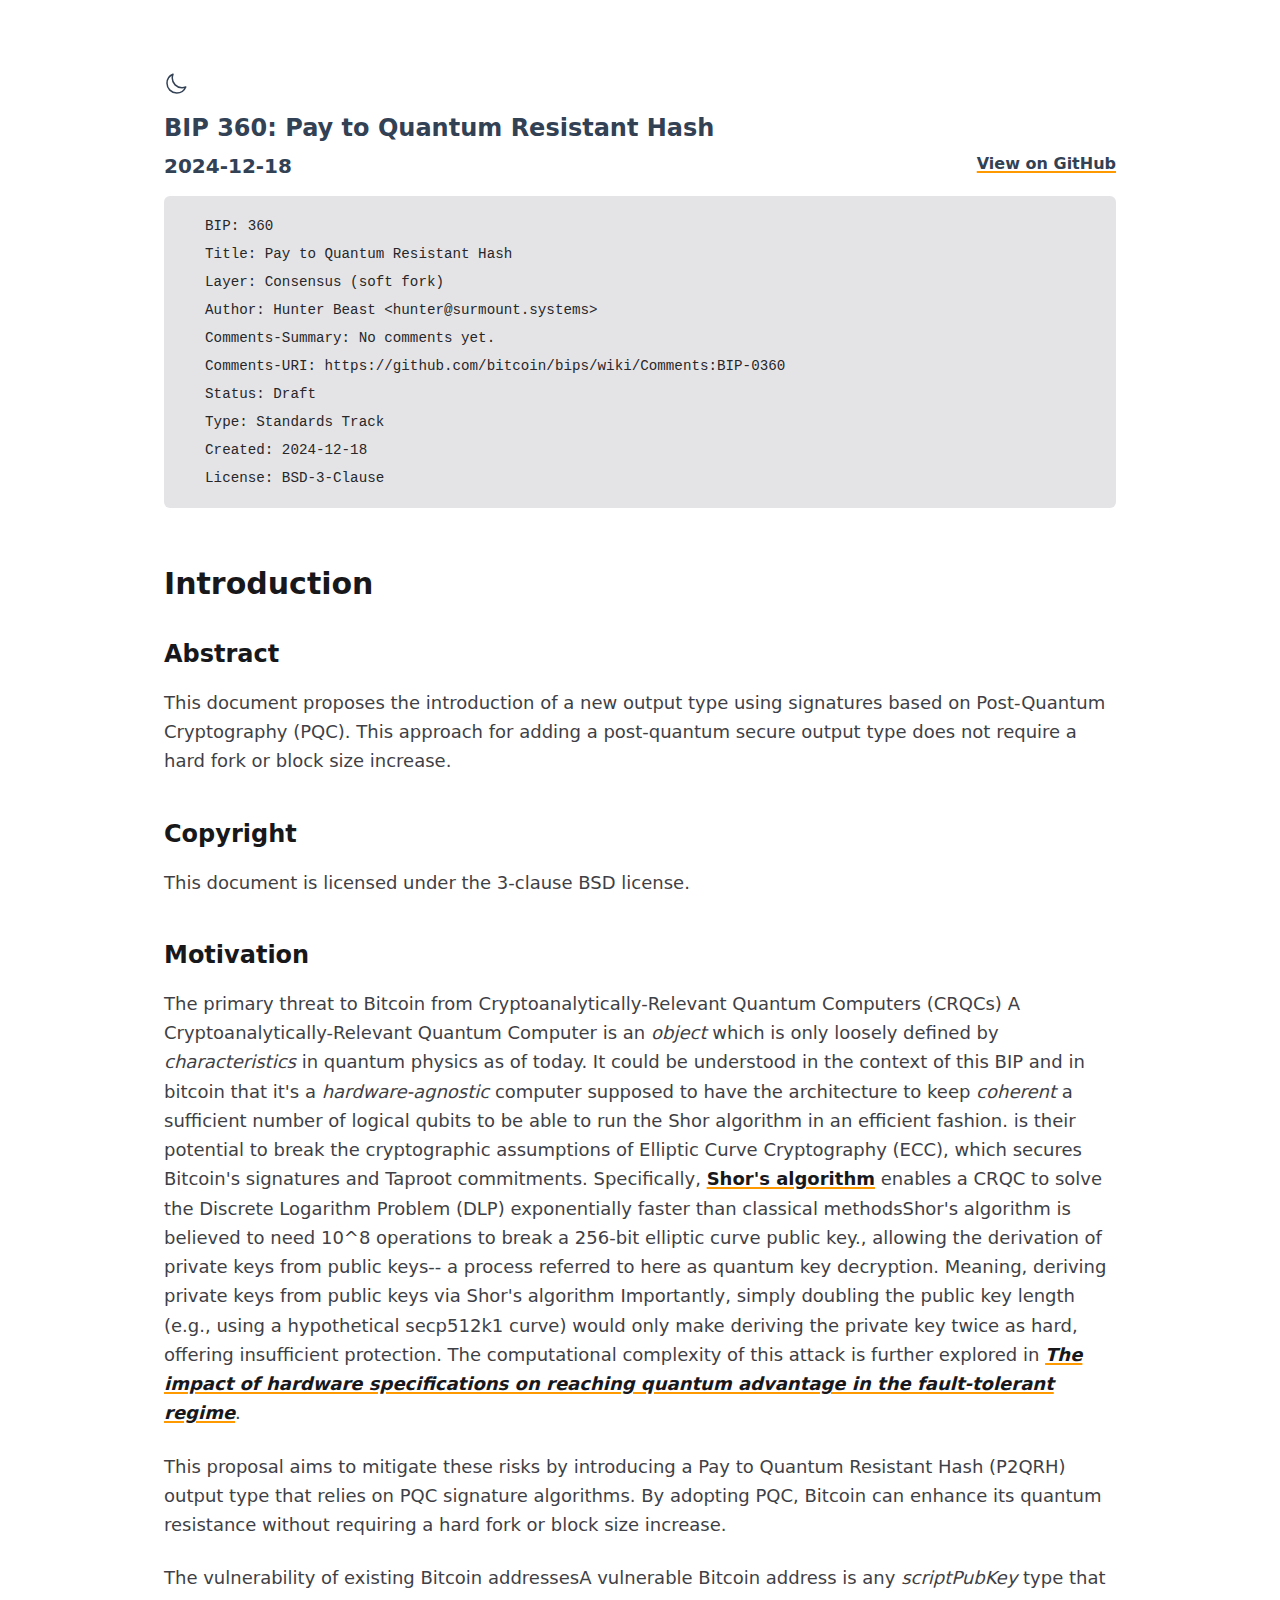
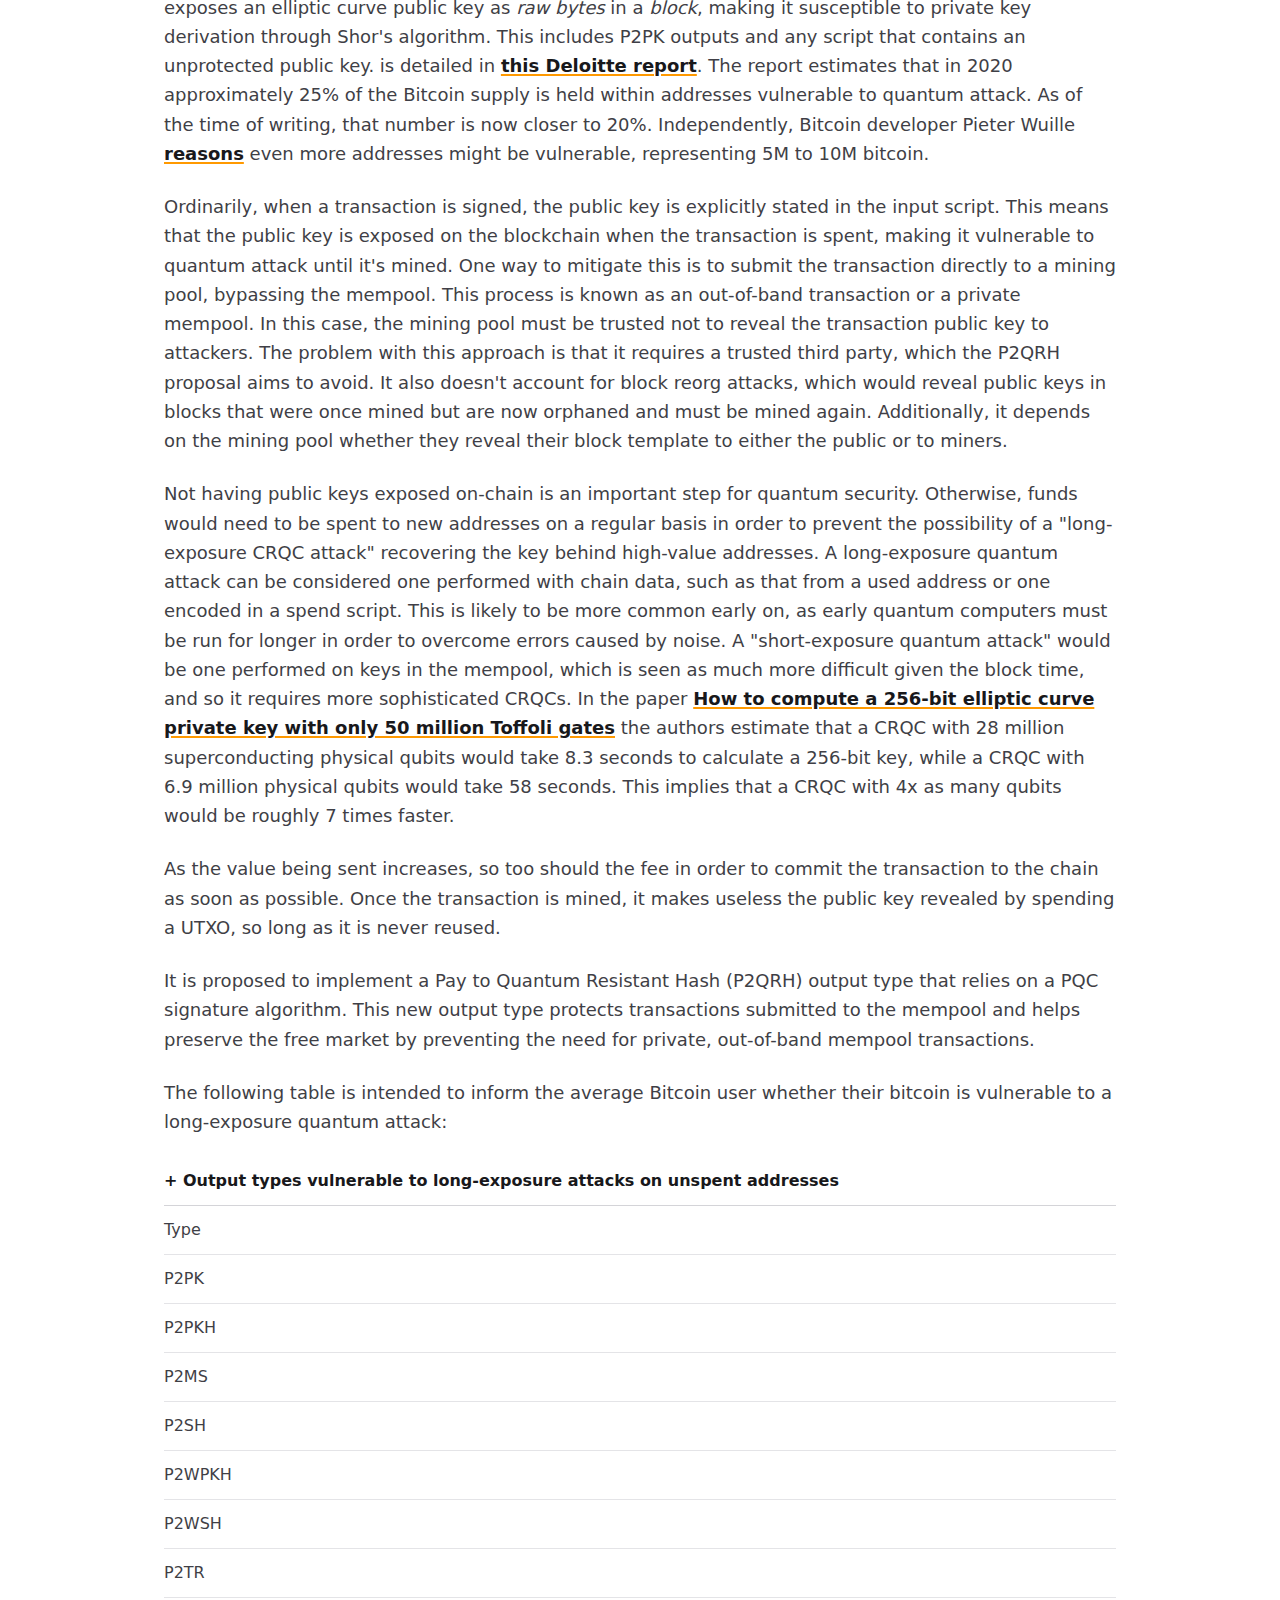
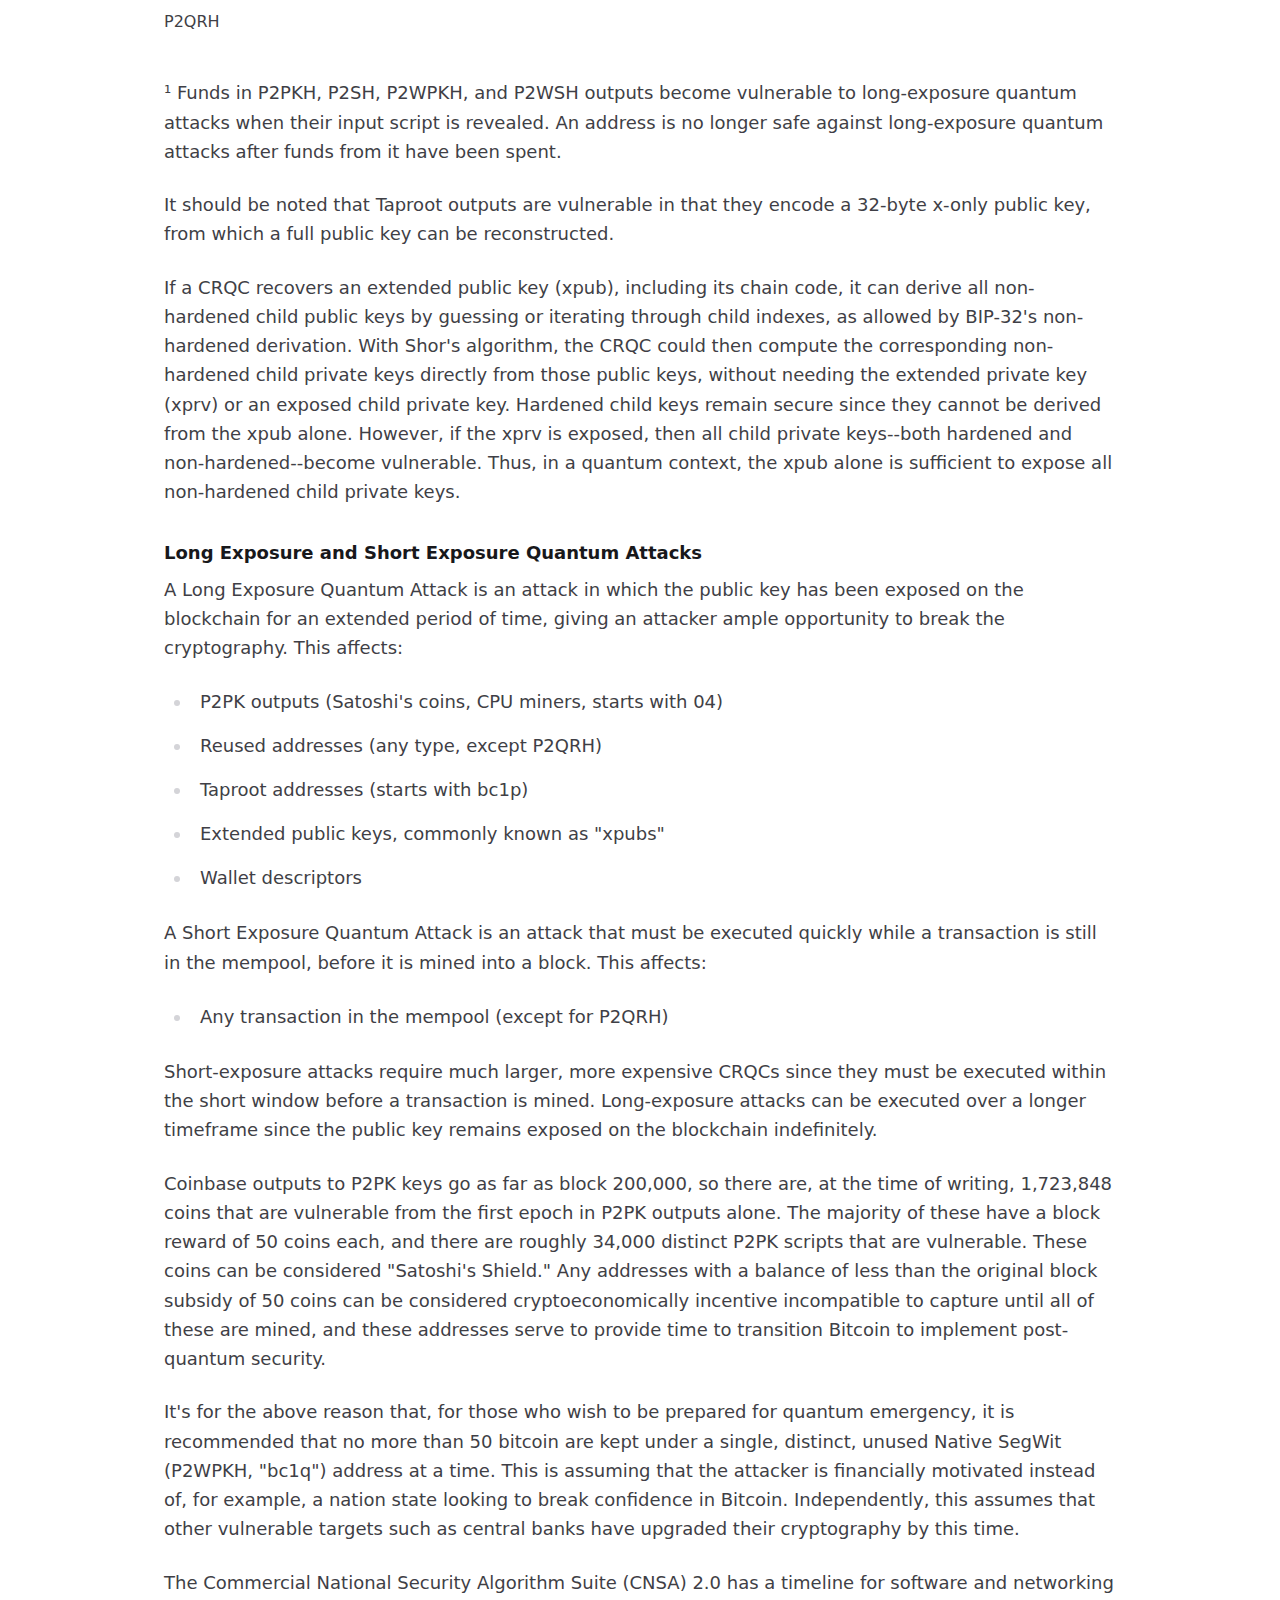
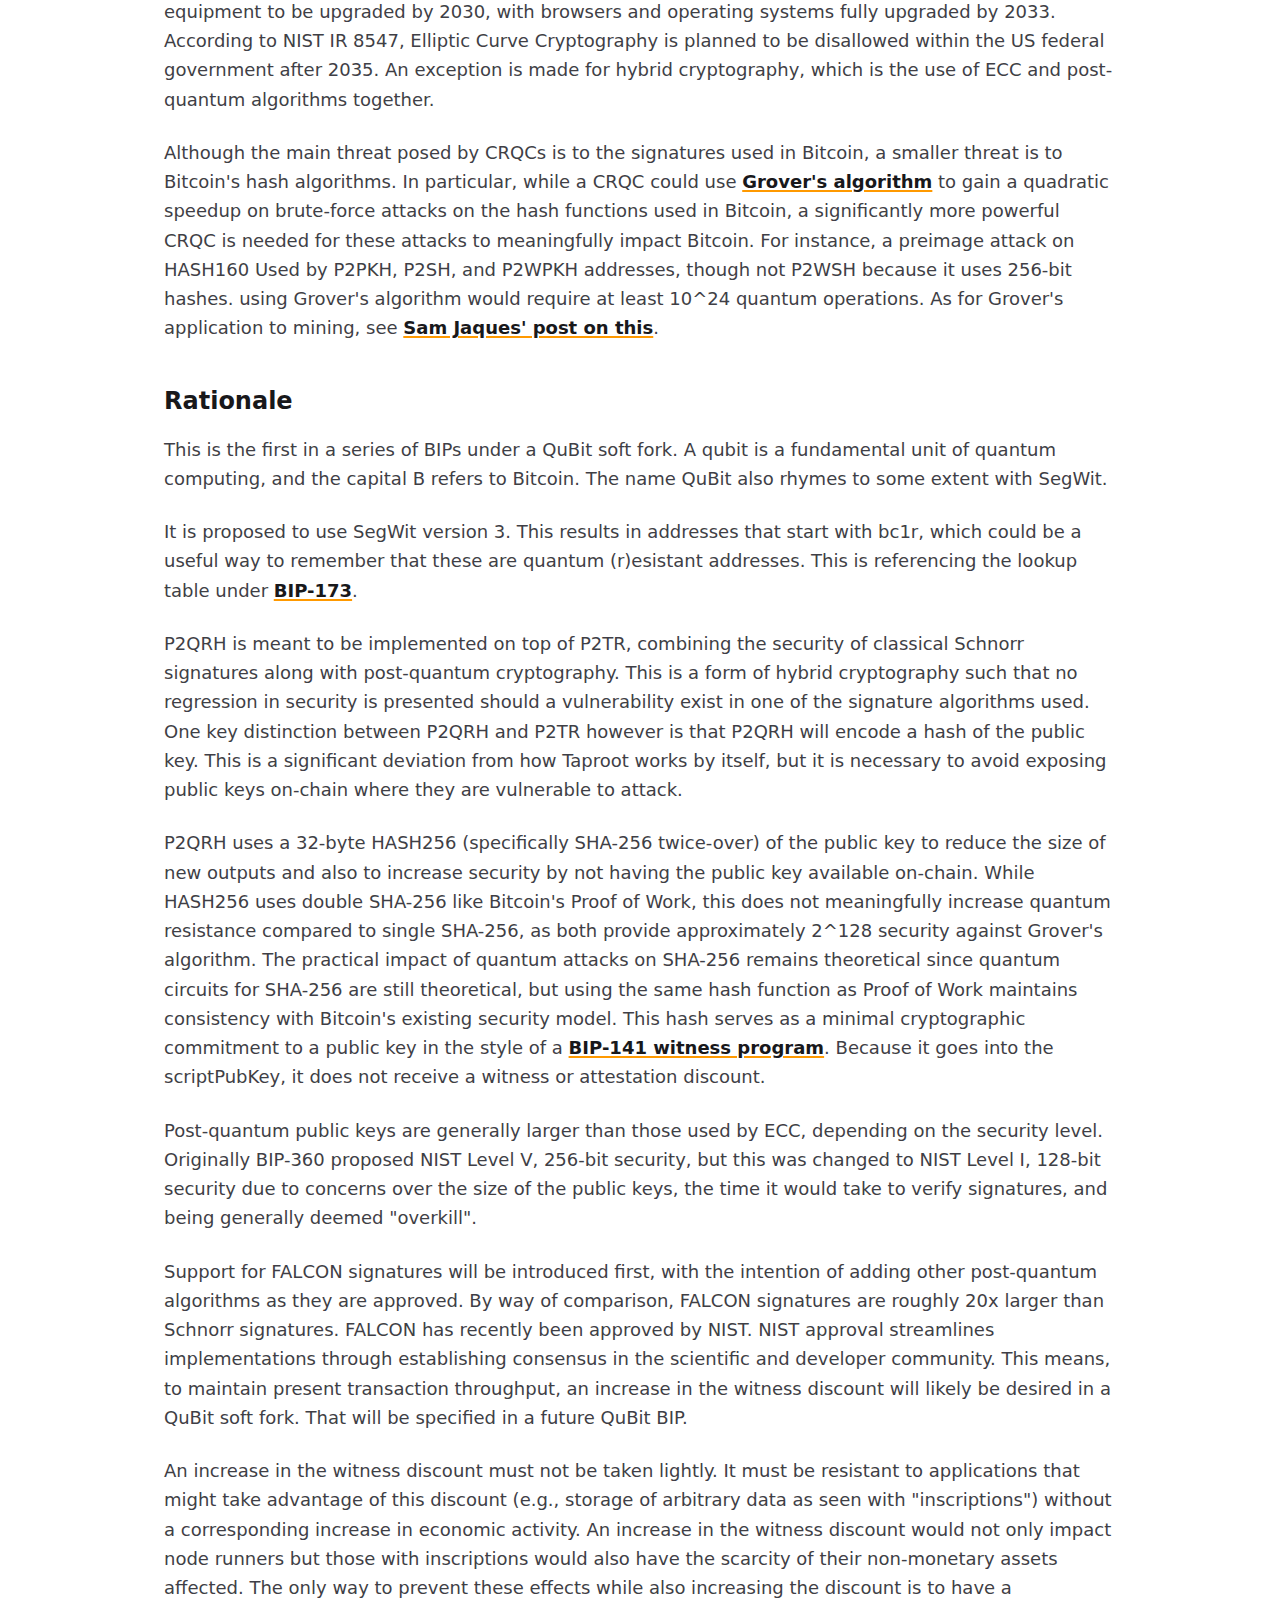
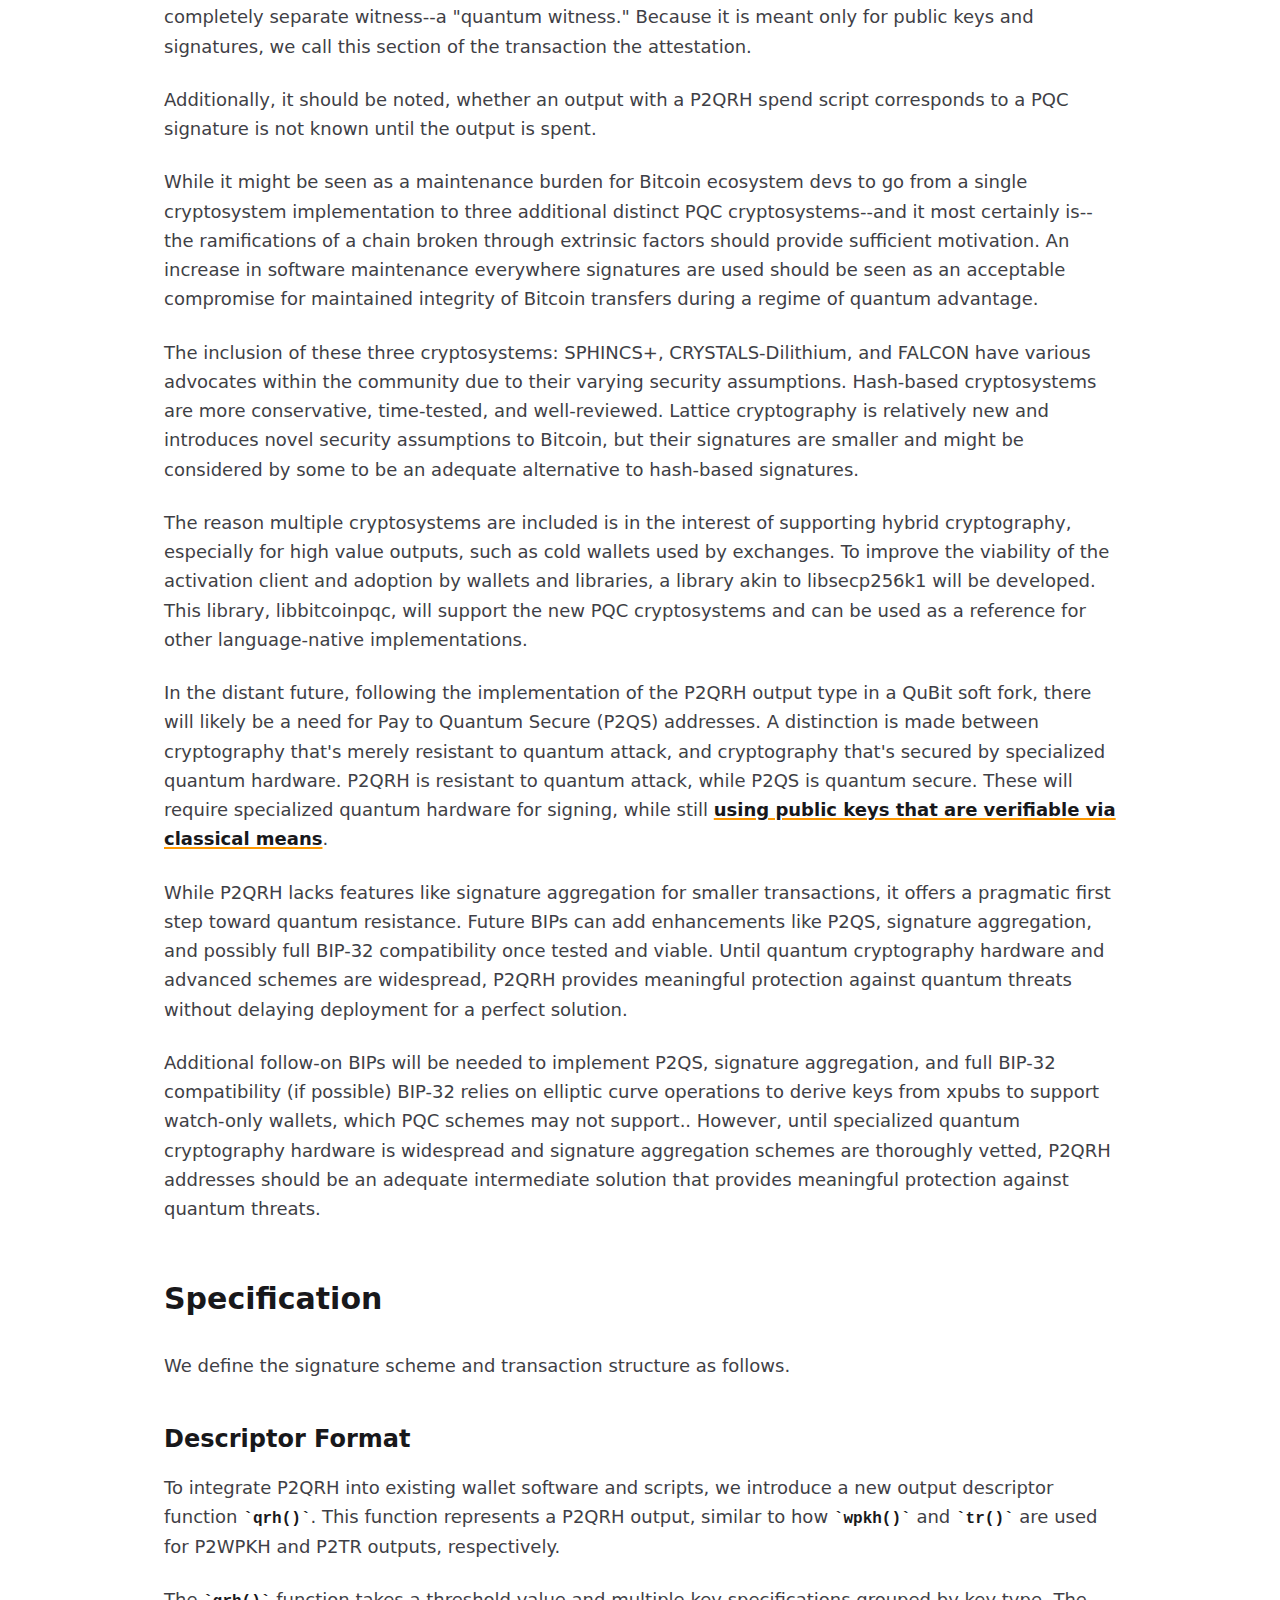
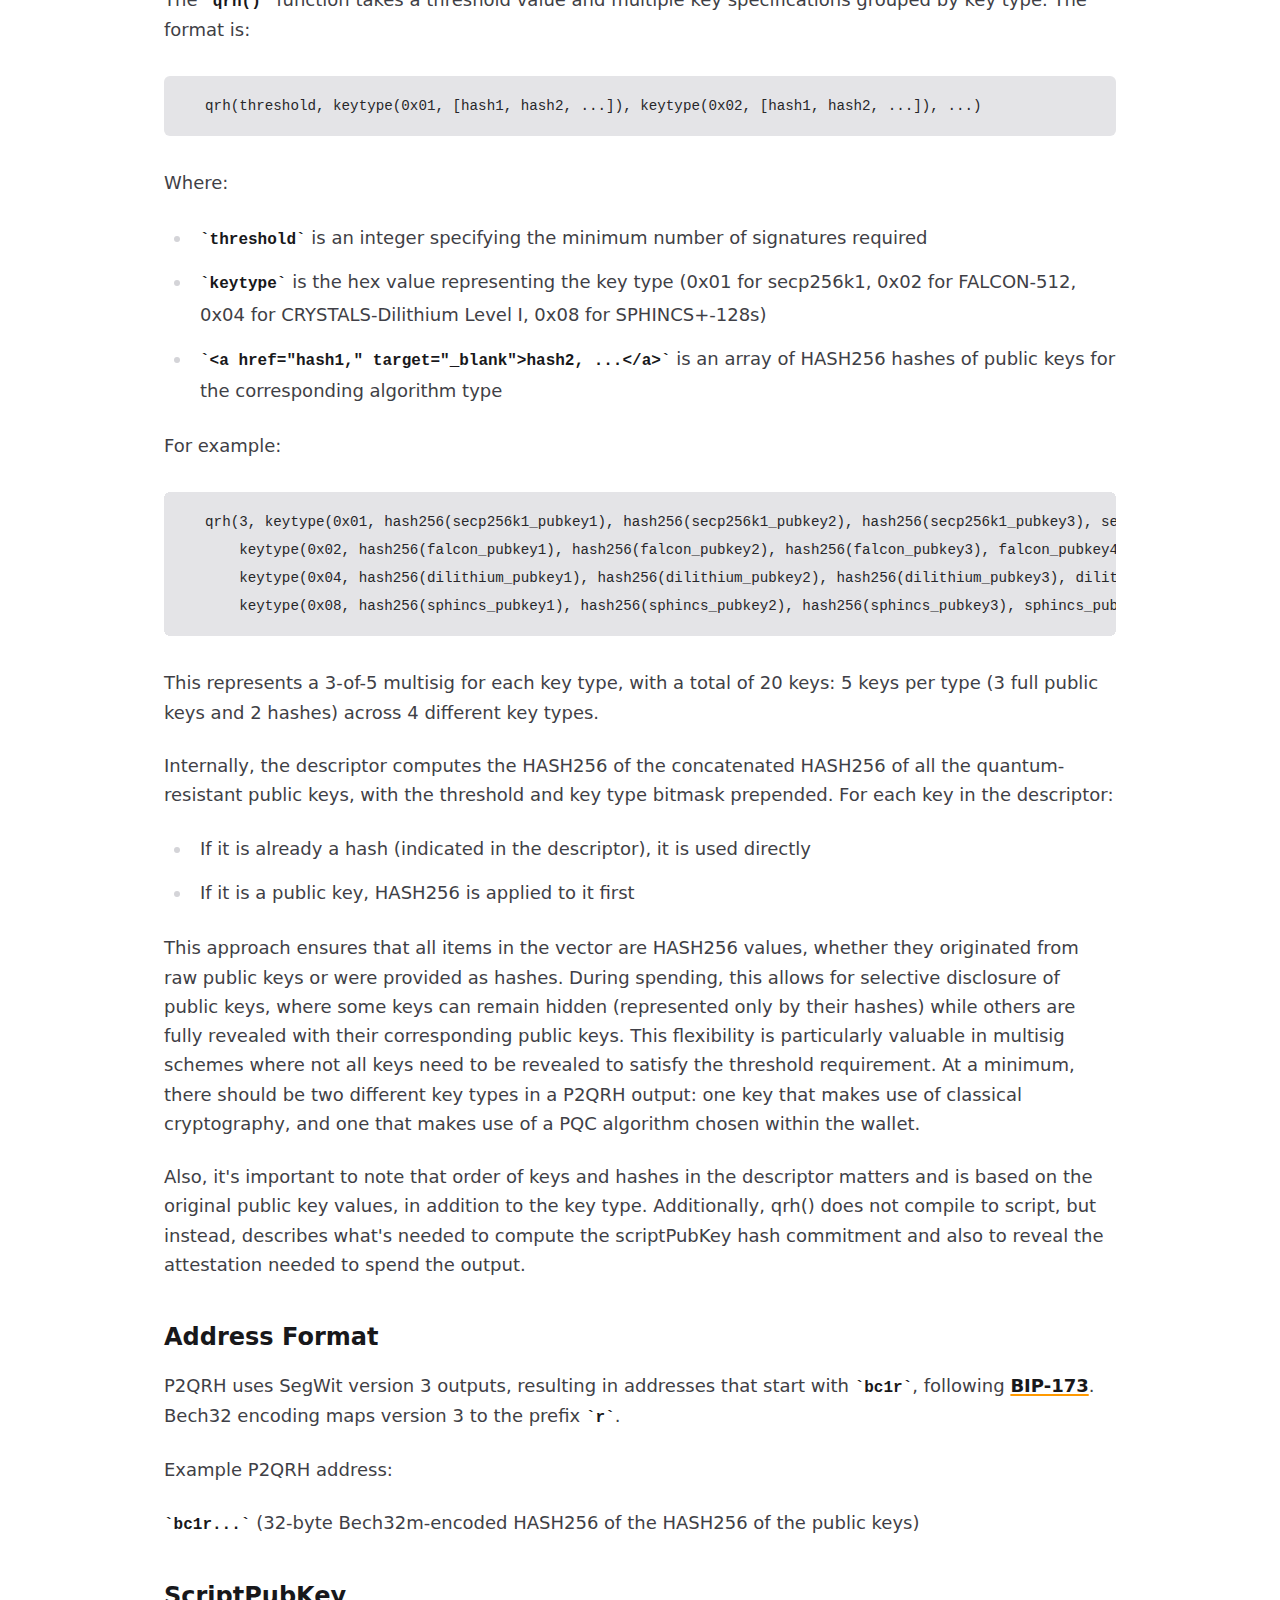
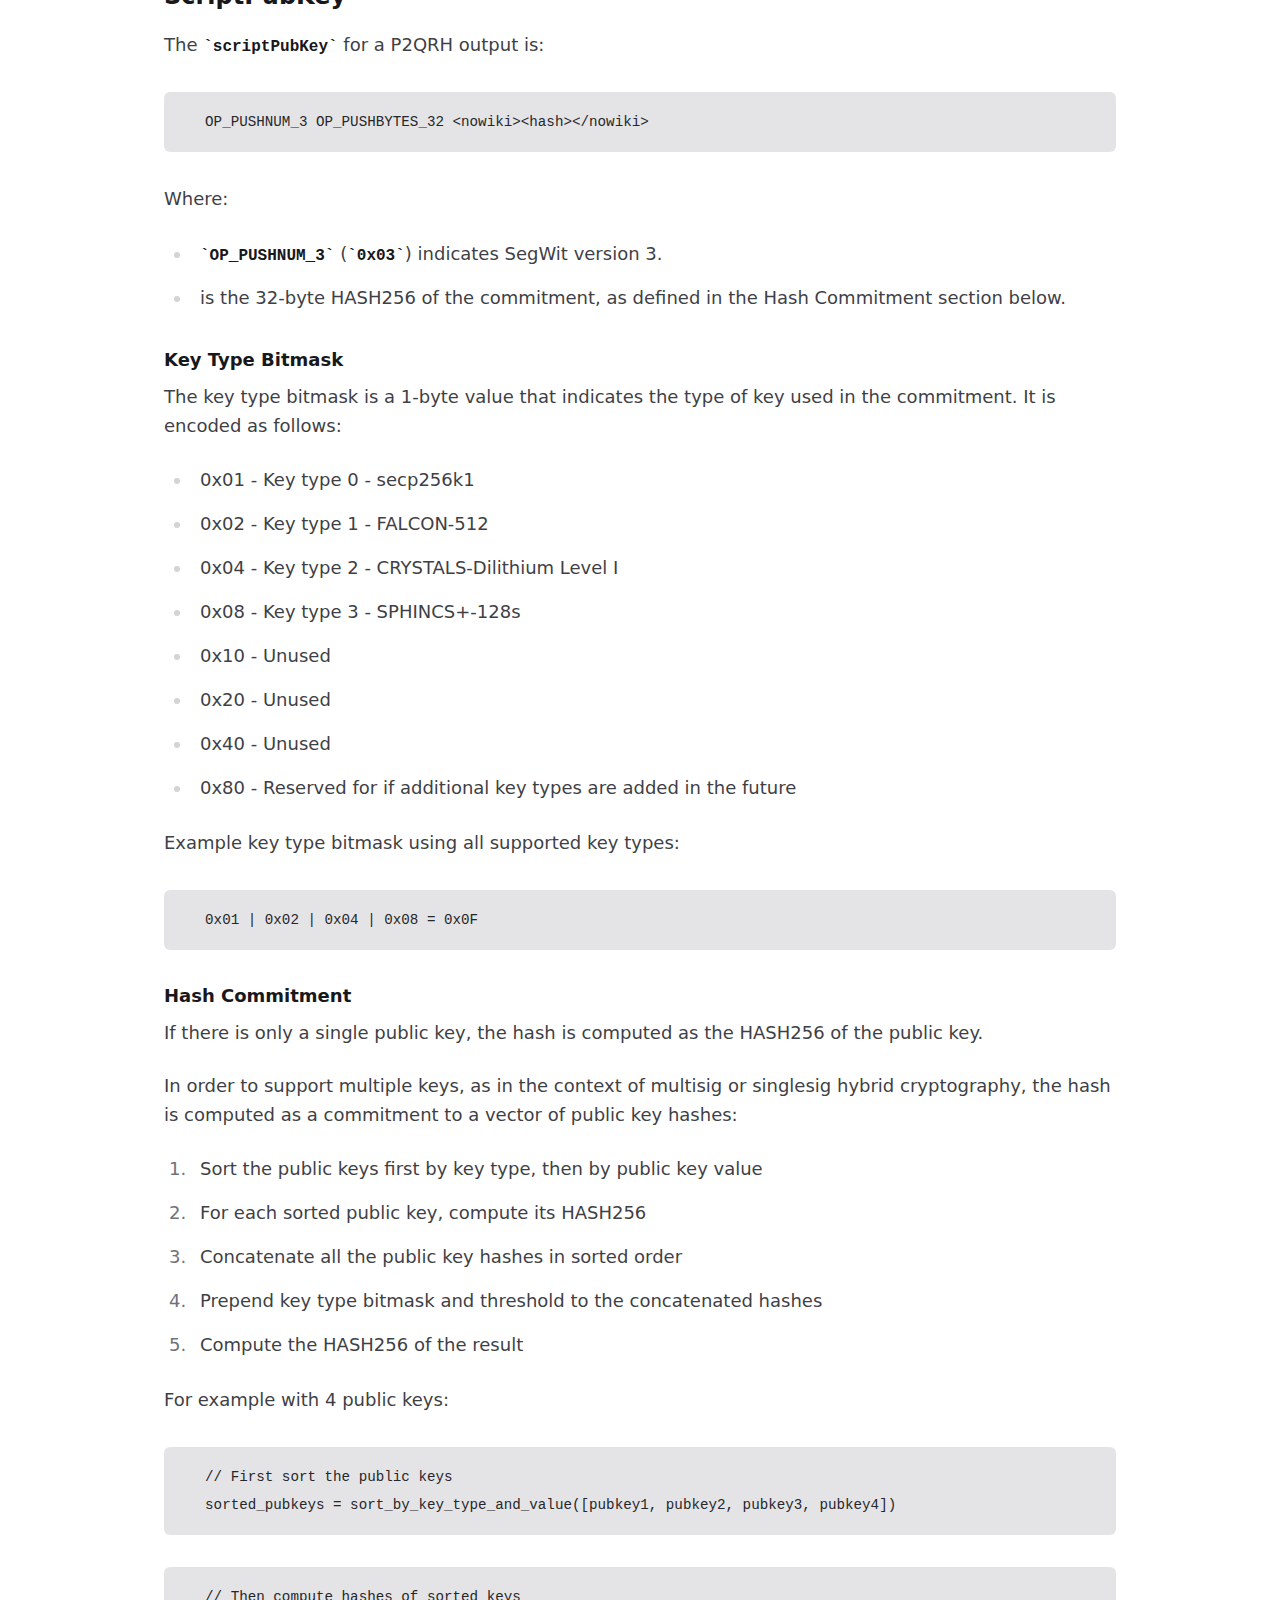
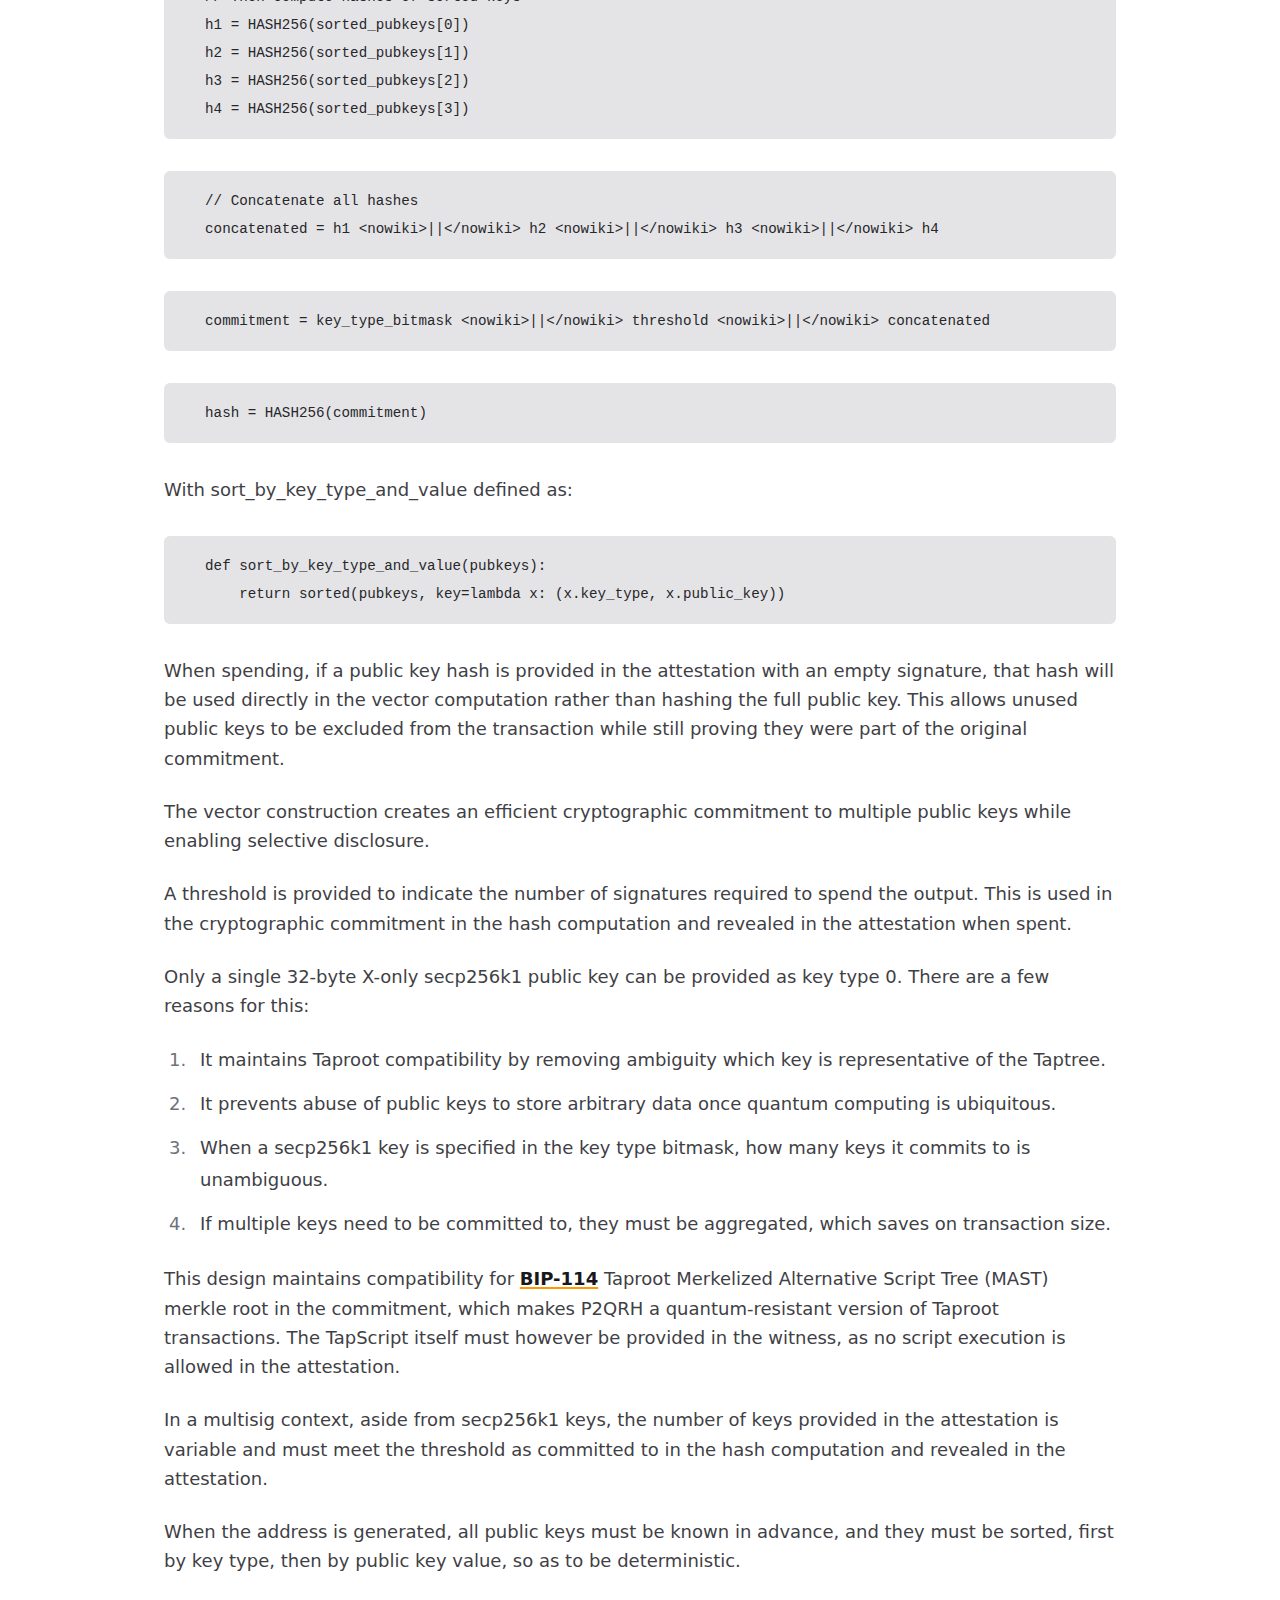
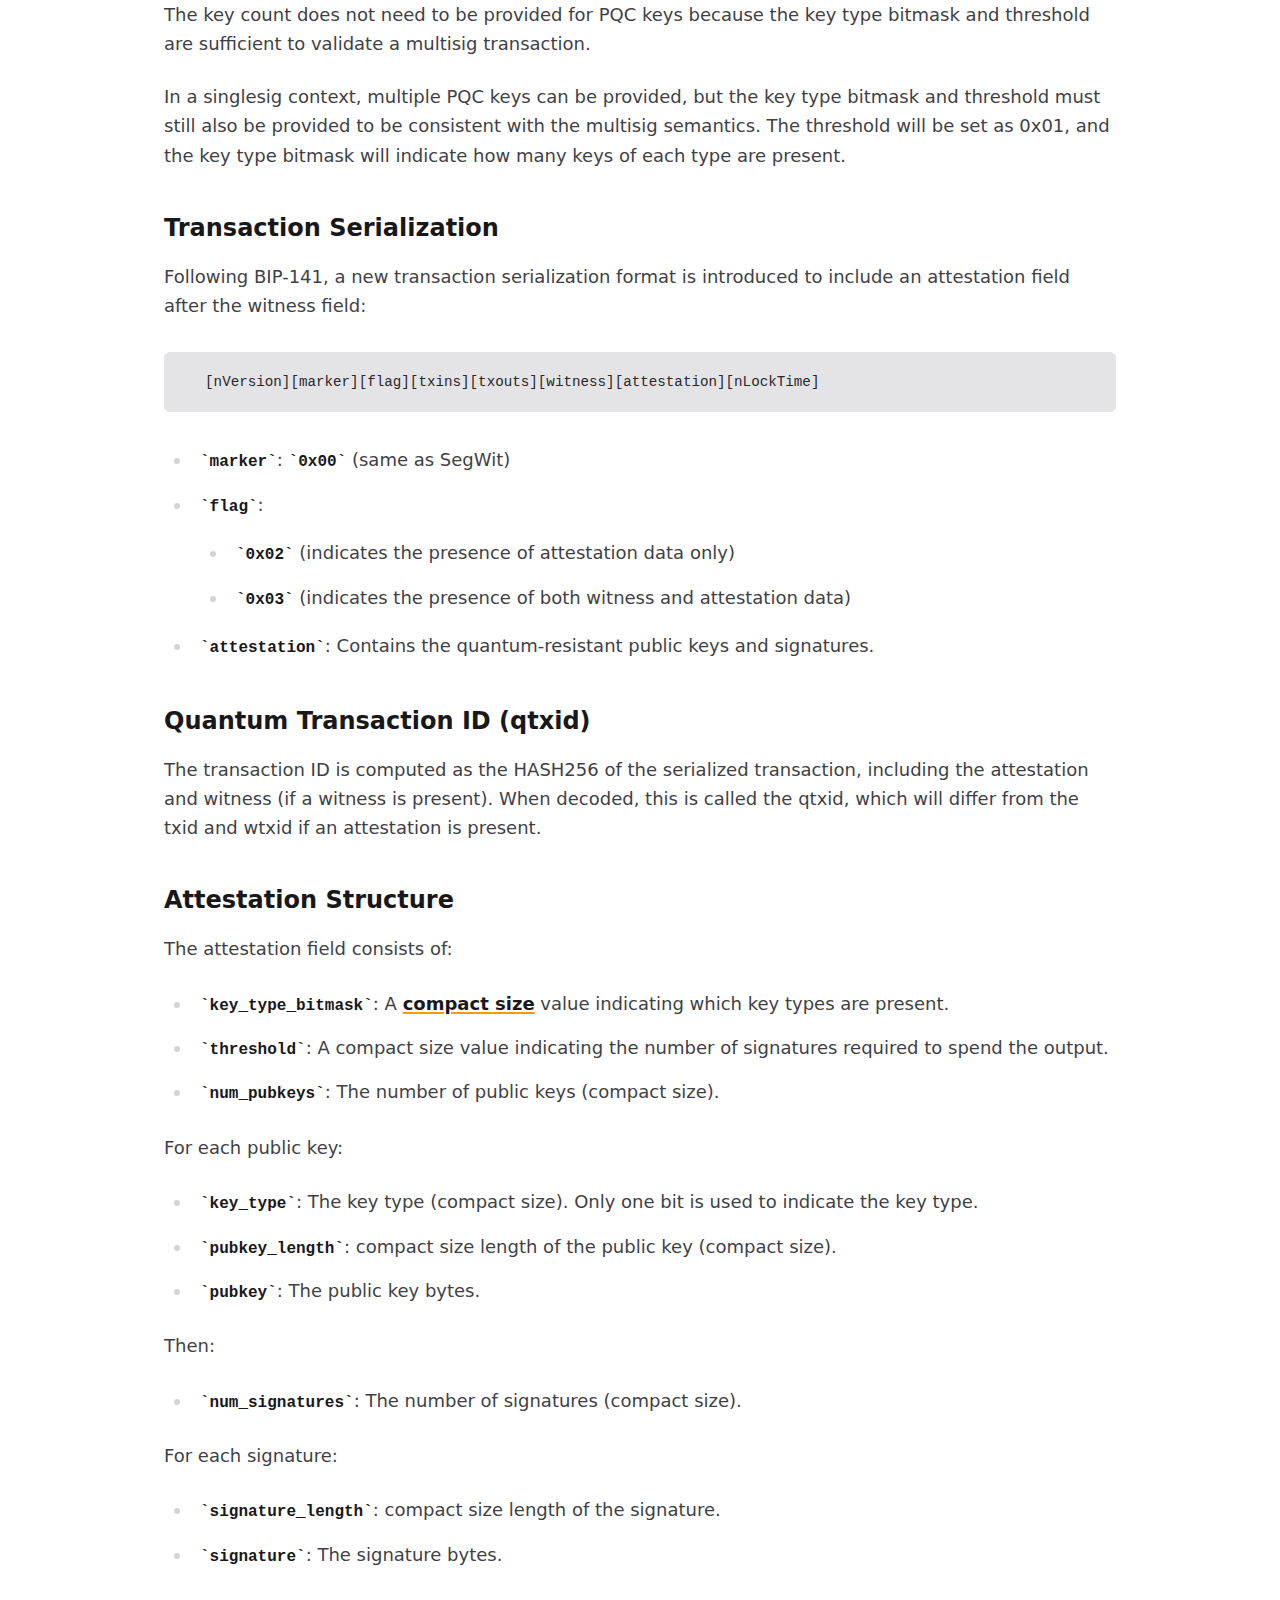
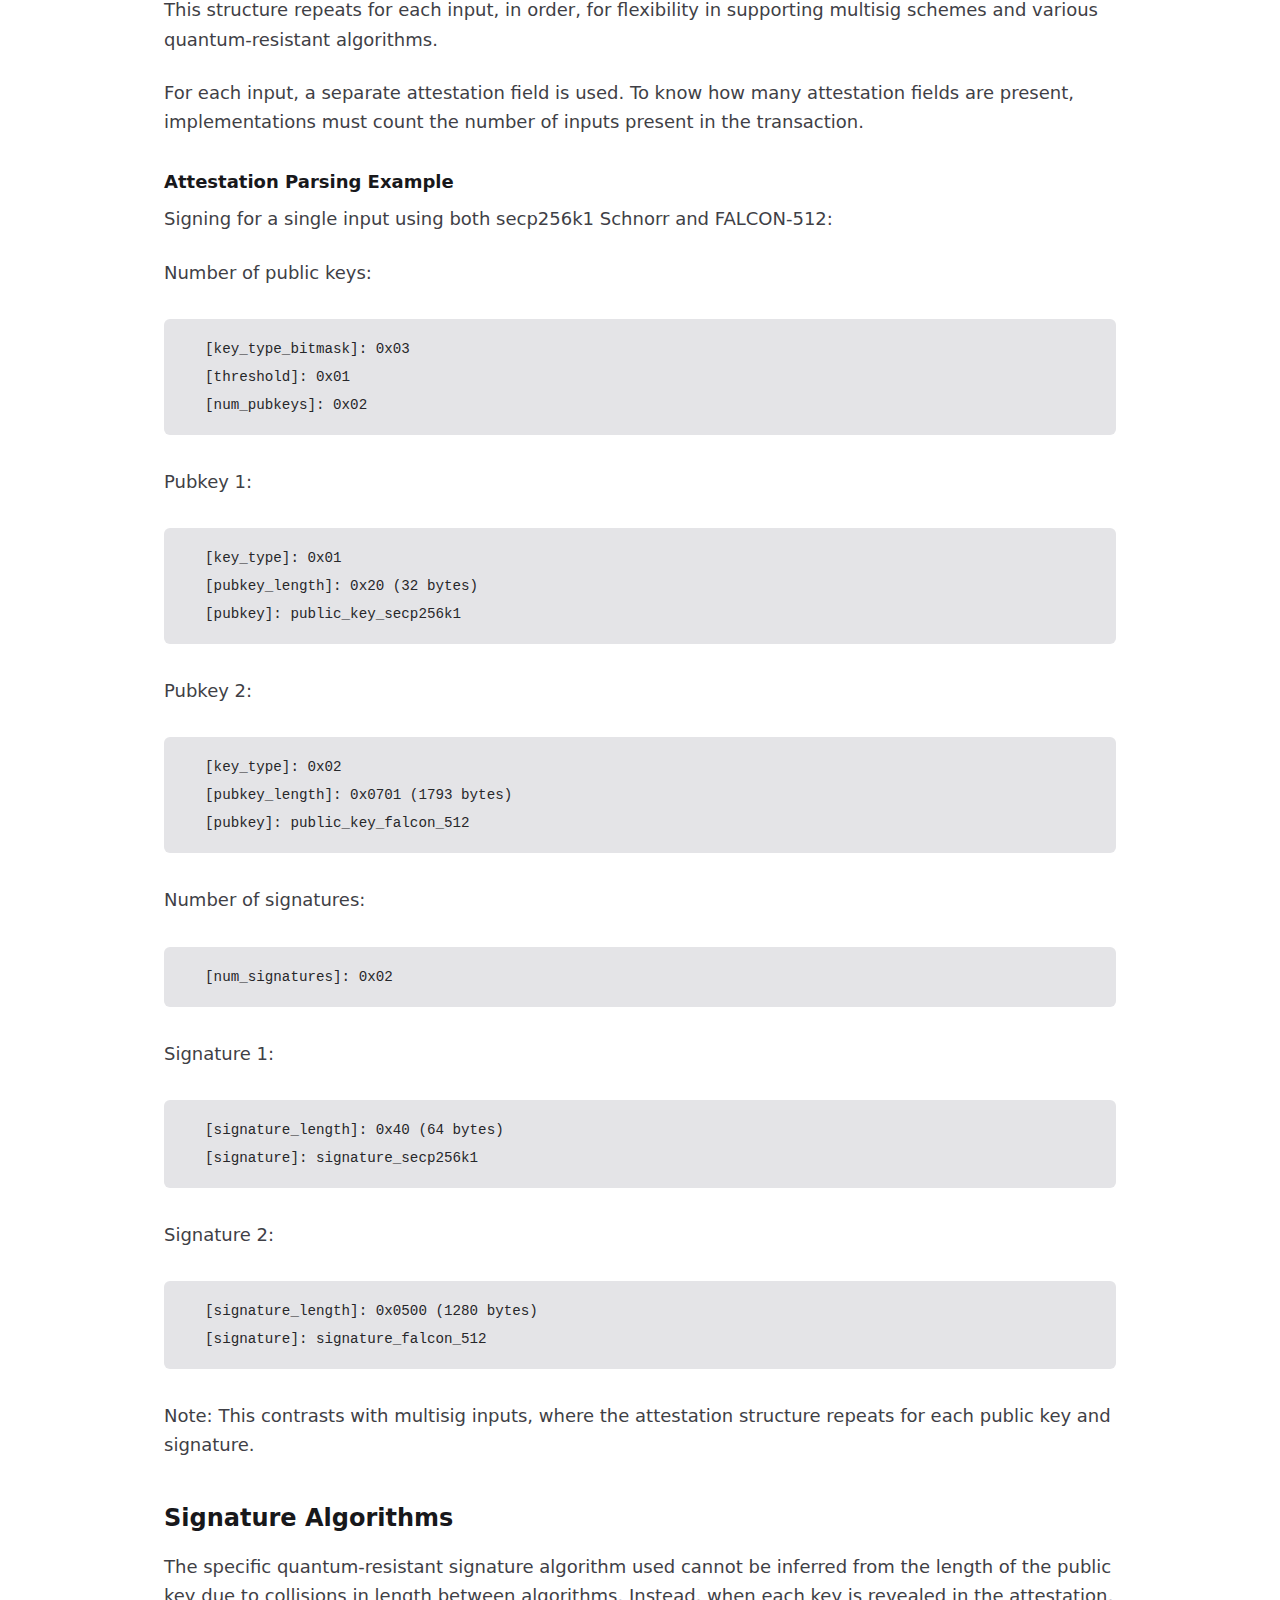
<file: index.html>
<!DOCTYPE html>
<html lang="en">

<head>
    <meta charset="utf-8">
    <meta name="description" content="BIP 360 - Pay to Quantum Resistant Hash" />
    <meta name="keywords" content="bitcoin, bitcoin improvement proposals, bip, bips, static, share" />
    <meta name="viewport" content="width=device-width, initial-scale=1" />

    <meta property="og:title" content="BIP 360: Pay to Quantum Resistant Hash" />
    <meta property="og:description" content="BIP 360 - Pay to Quantum Resistant Hash" />
    <meta property="og:image" content="https://bips.dev/og-bips-dev.png" />
    <meta property="og:image:width" content="1200" />
    <meta property="og:image:height" content="630" />

    <meta name="twitter:card" content="summary_large_image" />
    <meta name="twitter:title" content="BIP 360: Pay to Quantum Resistant Hash" />
    <meta name="twitter:description" content="BIP 360 - Pay to Quantum Resistant Hash" />
    <meta name="twitter:creator" content="@cryptoquick" />
    <meta name="twitter:image" content="https://bips.dev/og-bips-dev.png" />

    <title>BIP 360: Pay to Quantum Resistant Hash</title>


        <link rel="stylesheet" href="/style.css" />

    <script>
        // setup plausible function for custom events
        window.plausible = window.plausible || function() { (window.plausible.q = window.plausible.q || []).push(arguments) }

        // setup and initialize dark mode
        // https://tailwindcss.com/docs/dark-mode
        window.setTheme = function() {
            if (localStorage.theme === 'dark' || (!('theme' in localStorage) && window.matchMedia('(prefers-color-scheme: dark)').matches)) {
                document.documentElement.classList.add('dark')
            } else {
                document.documentElement.classList.remove('dark')
            }
        }
        window.setTheme();
    </script>

    <style>
        /* variables to override on pagefind */
        /* https://pagefind.app/docs/ui-usage/#customising-the-styles */
        /* values are from tailwind: https://tailwindcss.com/docs/customizing-colors */
        :root {
            --pagefind-ui-primary: #334155;
            --pagefind-ui-text: #334155;
            --pagefind-ui-background: #ffffff;
            --pagefind-ui-border-width: 1px;
            --pagefind-ui-border-radius: 4px;
        }

        html.dark {
            --pagefind-ui-primary: #d1d5db;
            --pagefind-ui-text: #d1d5db;
            --pagefind-ui-background: #18181b;
            --pagefind-ui-border: #152028;
        }

        mark {
            background-color: #ff9900 !important;
            color: #6b7280 !important;
        }
    </style>
</head>

<body class="bg-white dark:bg-zinc-900">
    <div class="container mx-auto flex justify-center">
        <div data-pagefind-body class="min-w-full max-w-full lg:min-w-[1000px] lg:max-w-[1000px] px-6 py-10 space-y-10 text-slate-700 dark:text-gray-300">

    <div class="flex flex-col space-y-4 pt-4 md:pt-8">
        <div class="flex justify-between">
            <div class="flex">
                <svg id="toggleDark_light" class="hidden dark:flex w-6 h-6 hover:cursor-pointer" onclick="localStorage.theme = 'light'; window.setTheme()"
                        xmlns="http://www.w3.org/2000/svg" fill="none" viewBox="0 0 24 24" stroke-width="1.5" stroke="currentColor">
                    <path stroke-linecap="round" stroke-linejoin="round" d="M12 3v2.25m6.364.386-1.591 1.591M21 12h-2.25m-.386 6.364-1.591-1.591M12 18.75V21m-4.773-4.227-1.591 1.591M5.25 12H3m4.227-4.773L5.636 5.636M15.75 12a3.75 3.75 0 1 1-7.5 0 3.75 3.75 0 0 1 7.5 0Z" />
                </svg>
                <svg id="toggleDark_dark" class="flex dark:hidden w-6 h-6 hover:cursor-pointer" onclick="localStorage.theme = 'dark'; window.setTheme()"
                        xmlns="http://www.w3.org/2000/svg" fill="none" viewBox="0 0 24 24" stroke-width="1.5" stroke="currentColor">
                    <path stroke-linecap="round" stroke-linejoin="round" d="M21.752 15.002A9.72 9.72 0 0 1 18 15.75c-5.385 0-9.75-4.365-9.75-9.75 0-1.33.266-2.597.748-3.752A9.753 9.753 0 0 0 3 11.25C3 16.635 7.365 21 12.75 21a9.753 9.753 0 0 0 9.002-5.998Z" />
                </svg>
            </div>
        </div>
        <div class="flex flex-col space-y-2">
            <div data-pagefind-weight="10" class="text-2xl font-extrabold">BIP 360: Pay to Quantum Resistant Hash</div>
            <div class="flex justify-between">
                <div class="text-xl font-semibold">2024-12-18</div>
                <a href="https:&#x2F;&#x2F;github.com&#x2F;cryptoquick&#x2F;bips&#x2F;blob&#x2F;p2qrh&#x2F;bip-0360.mediawiki" target="_blank">View on GitHub</a>
            </div>
        </div>

        <article class="max-w-none prose prose-lg prose-zinc prose-p:leading-relaxed prose-a:font-bold prose-a:underline prose-a:decoration-2 prose-a:decoration-bitcoin prose-pre:bg-zinc-200 prose-pre:text-zinc-800 dark:prose-invert dark:prose-pre:bg-zinc-600 dark:prose-pre:text-white">
            <pre><code>  BIP: 360
  Title: Pay to Quantum Resistant Hash
  Layer: Consensus (soft fork)
  Author: Hunter Beast &lt;hunter@surmount.systems&gt;
  Comments-Summary: No comments yet.
  Comments-URI: https:&#x2F;&#x2F;github.com&#x2F;bitcoin&#x2F;bips&#x2F;wiki&#x2F;Comments:BIP-0360
  Status: Draft
  Type: Standards Track
  Created: 2024-12-18
  License: BSD-3-Clause
</code></pre>
<h2> Introduction </h2>
<h3> Abstract </h3>
<p>This document proposes the introduction of a new output type using signatures based on Post-Quantum Cryptography (PQC).
This approach for adding a post-quantum secure output type does not require a hard fork or block size increase.</p>
<h3> Copyright </h3>
<p>This document is licensed under the 3-clause BSD license.</p>
<h3> Motivation </h3>
<p>The primary threat to Bitcoin from Cryptoanalytically-Relevant Quantum Computers (CRQCs)<ref name="CRQC">
A Cryptoanalytically-Relevant Quantum Computer is an <em>object</em> which is only loosely defined by <em>characteristics</em> in quantum physics as of today. It could be understood in the context of this BIP and in bitcoin that it's a <em>hardware-agnostic</em> computer supposed to have the architecture to keep <em>coherent</em> a sufficient number of logical qubits to be able to run the Shor algorithm in an efficient fashion.</ref>
is their potential to break the cryptographic assumptions of Elliptic Curve Cryptography (ECC), which secures Bitcoin's signatures and Taproot
commitments. Specifically, <a href="https://arxiv.org/pdf/quant-ph/0301141" target="_blank">Shor's algorithm</a> enables a CRQC to solve the
Discrete Logarithm Problem (DLP) exponentially faster than classical methods<ref name="shor">Shor's algorithm is
believed to need 10^8 operations to break a 256-bit elliptic curve public key.</ref>, allowing the derivation of
private keys from public keys-- a process referred to here as quantum key decryption.
<ref name="quantum-key-decryption">Meaning, deriving private keys from public keys via Shor's algorithm</ref>
Importantly, simply doubling the public
key length (e.g., using a hypothetical secp512k1 curve) would only make deriving the private key twice as hard,
offering insufficient protection. The computational complexity of this attack is further explored in
<a href="https://pubs.aip.org/avs/aqs/article/4/1/013801/2835275/The-impact-of-hardware-specifications-on-reaching" target="_blank"><em>The impact of hardware specifications on reaching quantum advantage in the fault-tolerant regime</em></a>.</p>
<p>This proposal aims to mitigate these risks by introducing a Pay to Quantum Resistant Hash (P2QRH) output type that
relies on PQC signature algorithms. By adopting PQC, Bitcoin can enhance its quantum
resistance without requiring a hard fork or block size increase.</p>
<p>The vulnerability of existing Bitcoin addresses<ref name="address-vulnerability">A vulnerable Bitcoin address is any
<em>scriptPubKey</em> type that exposes an elliptic curve public key as <em>raw bytes</em> in a <em>block</em>, making it susceptible
to private key derivation through Shor's algorithm. This includes P2PK outputs and any script that contains an
unprotected public key.</ref> is detailed in
<a href="https://web.archive.org/web/20240715101040/https://www2.deloitte.com/nl/nl/pages/innovatie/artikelen/quantum-computers-and-the-bitcoin-blockchain.html" target="_blank">this Deloitte report</a>.
The report estimates that in 2020 approximately 25% of the Bitcoin supply is held within addresses vulnerable to
quantum attack. As of the time of writing, that number is now closer to 20%. Independently, Bitcoin developer Pieter
Wuille <a href="https://web.archive.org/web/20220531184542/https://twitter.com/pwuille/status/1108085284862713856" target="_blank">reasons</a> even more addresses might be vulnerable, representing
5M to 10M bitcoin.</p>
<p>Ordinarily, when a transaction is signed, the public key is explicitly stated in the input script. This means that the
public key is exposed on the blockchain when the transaction is spent, making it vulnerable to quantum attack until
it's mined. One way to mitigate this is to submit the transaction directly to a mining pool, bypassing the mempool.
This process is known as an out-of-band transaction or a private mempool. In this case, the mining pool must be trusted
not to reveal the transaction public key to attackers. The problem with this approach is that it requires a trusted
third party, which the P2QRH proposal aims to avoid. It also doesn't account for block reorg attacks, which would
reveal public keys in blocks that were once mined but are now orphaned and must be mined again. Additionally,
it depends on the mining pool whether they reveal their block template to either the public or to miners.</p>
<p>Not having public keys exposed on-chain is an important step for quantum security. Otherwise, funds would need to be
spent to new addresses on a regular basis in order to prevent the possibility of a "long-exposure CRQC attack" recovering
the key behind high-value addresses. A long-exposure quantum attack can be considered one performed with chain data, such
as that from a used address or one encoded in a spend script. This is likely to be more common early on, as early
quantum computers must be run for longer in order to overcome errors caused by noise. A "short-exposure quantum attack"
would be one performed on keys in the mempool, which is seen as much more difficult given the block time, and so it
requires more sophisticated CRQCs.<ref name="short-exposure">
In the paper
<a href="https://arxiv.org/pdf/2306.08585" target="_blank">How to compute a 256-bit elliptic curve private key with only 50 million Toffoli gates</a>
the authors estimate that a CRQC with 28 million superconducting physical qubits would take 8.3 seconds to calculate a
256-bit key, while a CRQC with 6.9 million physical qubits would take 58 seconds. This implies that a CRQC with 4x as
many qubits would be roughly 7 times faster.
</ref></p>
<p>As the value being sent increases, so too should the fee in order to commit the transaction to the chain as soon as
possible. Once the transaction is mined, it makes useless the public key revealed by spending a UTXO, so long as it is
never reused.</p>
<p>It is proposed to implement a Pay to Quantum Resistant Hash (P2QRH) output type that relies on a PQC signature
algorithm. This new output type protects transactions submitted to the mempool and helps preserve the free market by
preventing the need for private, out-of-band mempool transactions.</p>
<p>The following table is intended to inform the average Bitcoin user whether their bitcoin is vulnerable to a long-exposure
quantum attack:</p>
<table><thead><tr><th>+ Output types vulnerable to long-exposure attacks on unspent addresses</th></tr></thead><tbody>
<tr><td>Type</td></tr>
<tr><td>P2PK</td></tr>
<tr><td>P2PKH</td></tr>
<tr><td>P2MS</td></tr>
<tr><td>P2SH</td></tr>
<tr><td>P2WPKH</td></tr>
<tr><td>P2WSH</td></tr>
<tr><td>P2TR</td></tr>
<tr><td>P2QRH</td></tr>
</tbody></table>
<p>¹ Funds in P2PKH, P2SH, P2WPKH, and P2WSH outputs become vulnerable to long-exposure quantum attacks when their input script is revealed. An address is no longer safe against long-exposure quantum attacks after funds from it have been spent.</p>
<p>It should be noted that Taproot outputs are vulnerable in that they encode a 32-byte x-only public key, from which a
full public key can be reconstructed.</p>
<p>If a CRQC recovers an extended public key (xpub), including its chain code, it can derive all non-hardened child public
keys by guessing or iterating through child indexes, as allowed by BIP-32's non-hardened derivation. With Shor's
algorithm, the CRQC could then compute the corresponding non-hardened child private keys directly from those public keys,
without needing the extended private key (xprv) or an exposed child private key. Hardened child keys remain secure since
they cannot be derived from the xpub alone. However, if the xprv is exposed, then all child private keys--both hardened
and non-hardened--become vulnerable. Thus, in a quantum context, the xpub alone is sufficient to expose all non-hardened
child private keys.</p>
<h4> Long Exposure and Short Exposure Quantum Attacks </h4>
<p>A Long Exposure Quantum Attack is an attack in which the public key has been exposed on the blockchain for an extended
period of time, giving an attacker ample opportunity to break the cryptography. This affects:</p>
<ul>
<li>P2PK outputs (Satoshi's coins, CPU miners, starts with 04)</li>
<li>Reused addresses (any type, except P2QRH)</li>
<li>Taproot addresses (starts with bc1p)</li>
<li>Extended public keys, commonly known as "xpubs"</li>
<li>Wallet descriptors</li>
</ul>
<p>A Short Exposure Quantum Attack is an attack that must be executed quickly while a transaction is still in the mempool,
before it is mined into a block. This affects:</p>
<ul>
<li>Any transaction in the mempool (except for P2QRH)</li>
</ul>
<p>Short-exposure attacks require much larger, more expensive CRQCs since they must be executed within the short window
before a transaction is mined. Long-exposure attacks can be executed over a longer timeframe since the public key remains
exposed on the blockchain indefinitely.</p>
<p>Coinbase outputs to P2PK keys go as far as block 200,000, so there are, at the time of writing, 1,723,848 coins that
are vulnerable from the first epoch in P2PK outputs alone. The majority of these have a block reward of 50 coins each,
and there are roughly 34,000 distinct P2PK scripts that are vulnerable. These coins can be considered
"Satoshi's Shield." Any addresses with a balance of less than the original block subsidy of 50 coins can be considered
cryptoeconomically incentive incompatible to capture until all of these are mined, and these addresses serve to provide
time to transition Bitcoin to implement post-quantum security.</p>
<p>It's for the above reason that, for those who wish to be prepared for quantum emergency, it is recommended that no more
than 50 bitcoin are kept under a single, distinct, unused Native SegWit (P2WPKH, "bc1q") address at a time. This is
assuming that the attacker is financially motivated instead of, for example, a nation state looking to break confidence
in Bitcoin. Independently, this assumes that other vulnerable targets such as central banks have upgraded their
cryptography by this time.</p>
<p>The Commercial National Security Algorithm Suite (CNSA) 2.0 has a timeline for software and networking equipment to be
upgraded by 2030, with browsers and operating systems fully upgraded by 2033. According to NIST IR 8547, Elliptic Curve
Cryptography is planned to be disallowed within the US federal government after 2035. An exception is made for hybrid
cryptography, which is the use of ECC and post-quantum algorithms together.</p>
<p>Although the main threat posed by CRQCs is to the signatures used in Bitcoin, a smaller threat is to Bitcoin's hash
algorithms. In particular, while a CRQC could use <a href="https://en.wikipedia.org/wiki/Grover's_algorithm" target="_blank">Grover's algorithm</a>
to gain a quadratic speedup on brute-force attacks on the hash functions used in Bitcoin, a significantly more powerful
CRQC is needed for these attacks to meaningfully impact Bitcoin. For instance, a preimage attack on
HASH160 <ref name="hash160">Used by P2PKH, P2SH, and P2WPKH addresses, though not P2WSH because it uses 256-bit hashes.</ref>
using Grover's algorithm would require at least 10^24 quantum operations. As for Grover's application to mining, see
<a href="https://quantumcomputing.stackexchange.com/a/12847" target="_blank">Sam Jaques' post on this</a>.</p>
<h3> Rationale </h3>
<p>This is the first in a series of BIPs under a QuBit soft fork. A qubit is a fundamental unit of quantum computing, and
the capital B refers to Bitcoin. The name QuBit also rhymes to some extent with SegWit.</p>
<p>It is proposed to use SegWit version 3. This results in addresses that start with bc1r, which could be a useful way to
remember that these are quantum (r)esistant addresses. This is referencing the lookup table under
<a href="/173" target="_blank">BIP-173</a>.</p>
<p>P2QRH is meant to be implemented on top of P2TR, combining the security of classical Schnorr signatures along with
post-quantum cryptography. This is a form of hybrid cryptography such that no regression in security is presented
should a vulnerability exist in one of the signature algorithms used. One key distinction between P2QRH and P2TR
however is that P2QRH will encode a hash of the public key. This is a significant deviation from how Taproot works by
itself, but it is necessary to avoid exposing public keys on-chain where they are vulnerable to attack.</p>
<p>P2QRH uses a 32-byte HASH256 (specifically SHA-256 twice-over) of the public key to reduce the size of new outputs and
also to increase security by not having the public key available on-chain. While HASH256 uses double SHA-256 like
Bitcoin's Proof of Work, this does not meaningfully increase quantum resistance compared to single SHA-256, as both
provide approximately 2^128 security against Grover's algorithm. The practical impact of quantum attacks on SHA-256
remains theoretical since quantum circuits for SHA-256 are still theoretical, but using the same hash function as
Proof of Work maintains consistency with Bitcoin's existing security model. This hash serves as a minimal cryptographic
commitment to a public key in the style of a
<a href="/141" target="_blank">BIP-141 witness program</a>.
Because it goes into the scriptPubKey, it does not receive a witness or attestation discount.</p>
<p>Post-quantum public keys are generally larger than those used by ECC, depending on the security level.
Originally BIP-360 proposed NIST Level V, 256-bit security, but this was changed to NIST Level I, 128-bit security
due to concerns over the size of the public keys, the time it would take to verify signatures, and being generally
deemed "overkill".</p>
<p>Support for FALCON signatures will be introduced first, with the intention of adding other post-quantum
algorithms as they are approved. By way of comparison, FALCON signatures are roughly 20x larger than Schnorr signatures.
FALCON has recently been approved by NIST. NIST approval streamlines implementations through establishing
consensus in the scientific and developer community. This means, to maintain present transaction throughput, an
increase in the witness discount will likely be desired in a QuBit soft fork. That will be specified in a future QuBit
BIP.</p>
<p>An increase in the witness discount must not be taken lightly. It must be resistant to applications that might take
advantage of this discount (e.g., storage of arbitrary data as seen with "inscriptions") without a corresponding
increase in economic activity. An increase in the witness discount would not only impact node runners but those with
inscriptions would also have the scarcity of their non-monetary assets affected. The only way to prevent these effects
while also increasing the discount is to have a completely separate witness--a "quantum witness." Because it is meant
only for public keys and signatures, we call this section of the transaction the attestation.</p>
<p>Additionally, it should be noted, whether an output with a P2QRH spend script corresponds to a PQC signature is not
known until the output is spent.</p>
<p>While it might be seen as a maintenance burden for Bitcoin ecosystem devs to go from a single cryptosystem
implementation to three additional distinct PQC cryptosystems--and it most certainly is--the ramifications of a chain
broken through extrinsic factors should provide sufficient motivation. An increase in software maintenance everywhere
signatures are used should be seen as an acceptable compromise for maintained integrity of Bitcoin transfers during a
regime of quantum advantage.</p>
<p>The inclusion of these three cryptosystems: SPHINCS+, CRYSTALS-Dilithium, and FALCON have various advocates
within the community due to their varying security assumptions. Hash-based cryptosystems are more conservative,
time-tested, and well-reviewed. Lattice cryptography is relatively new and introduces novel security assumptions to
Bitcoin, but their signatures are smaller and might be considered by some to be an adequate alternative to hash-based
signatures.</p>
<p>The reason multiple cryptosystems are included is in the interest of supporting hybrid cryptography, especially for
high value outputs, such as cold wallets used by exchanges. To improve the viability of the activation client and
adoption by wallets and libraries, a library akin to libsecp256k1 will be developed. This library, libbitcoinpqc,
will support the new PQC cryptosystems and can be used as a reference for other language-native implementations.</p>
<p>In the distant future, following the implementation of the P2QRH output type in a QuBit soft fork, there will likely
be a need for Pay to Quantum Secure (P2QS) addresses. A distinction is made between cryptography that's merely resistant
to quantum attack, and cryptography that's secured by specialized quantum hardware. P2QRH is resistant to quantum
attack, while P2QS is quantum secure. These will require specialized quantum hardware for signing, while still
<a href="https://quantum-journal.org/papers/q-2023-01-19-901/" target="_blank">using public keys that are verifiable via classical means</a>.</p>
<p>While P2QRH lacks features like signature aggregation for smaller transactions, it offers a pragmatic first step
toward quantum resistance. Future BIPs can add enhancements like P2QS, signature aggregation, and possibly full
BIP-32 compatibility once tested and viable. Until quantum cryptography hardware and advanced schemes are widespread,
P2QRH provides meaningful protection against quantum threats without delaying deployment for a perfect solution.</p>
<p>Additional follow-on BIPs will be needed to implement P2QS, signature aggregation, and full BIP-32 compatibility
(if possible) <ref name="bip-32">BIP-32 relies on elliptic curve operations to derive keys from xpubs to support
watch-only wallets, which PQC schemes may not support.</ref>. However, until specialized quantum cryptography hardware
is widespread and signature aggregation schemes are thoroughly vetted, P2QRH addresses should be an adequate
intermediate solution that provides meaningful protection against quantum threats.</p>
<h2> Specification </h2>
<p>We define the signature scheme and transaction structure as follows.</p>
<h3> Descriptor Format </h3>
<p>To integrate P2QRH into existing wallet software and scripts, we introduce a new output descriptor function
<code>qrh()</code>. This function represents a P2QRH output, similar to how <code>wpkh()</code> and <code>tr()</code>
are used for P2WPKH and P2TR outputs, respectively.</p>
<p>The <code>qrh()</code> function takes a threshold value and multiple key specifications grouped by key type. The format is:</p>
<pre><code>  qrh(threshold, keytype(0x01, [hash1, hash2, ...]), keytype(0x02, [hash1, hash2, ...]), ...)
</code></pre>
<p>Where:</p>
<ul>
<li><code>threshold</code> is an integer specifying the minimum number of signatures required</li>
<li><code>keytype</code> is the hex value representing the key type (0x01 for secp256k1, 0x02 for FALCON-512, 0x04 for CRYSTALS-Dilithium Level I, 0x08 for SPHINCS+-128s)</li>
<li><code>&lt;a href="hash1," target="_blank"&gt;hash2, ...&lt;/a&gt;</code> is an array of HASH256 hashes of public keys for the corresponding algorithm type</li>
</ul>
<p>For example:</p>
<pre><code>  qrh(3, keytype(0x01, hash256(secp256k1_pubkey1), hash256(secp256k1_pubkey2), hash256(secp256k1_pubkey3), secp256k1_pubkey4_hash, secp256k1_pubkey5_hash),
      keytype(0x02, hash256(falcon_pubkey1), hash256(falcon_pubkey2), hash256(falcon_pubkey3), falcon_pubkey4_hash, falcon_pubkey5_hash),
      keytype(0x04, hash256(dilithium_pubkey1), hash256(dilithium_pubkey2), hash256(dilithium_pubkey3), dilithium_pubkey4_hash, dilithium_pubkey5_hash),
      keytype(0x08, hash256(sphincs_pubkey1), hash256(sphincs_pubkey2), hash256(sphincs_pubkey3), sphincs_pubkey4_hash, sphincs_pubkey5_hash))
</code></pre>
<p>This represents a 3-of-5 multisig for each key type, with a total of 20 keys: 5 keys per type (3 full public keys and 2
hashes) across 4 different key types.</p>
<p>Internally, the descriptor computes the HASH256 of the concatenated HASH256 of all the quantum-resistant public keys,
with the threshold and key type bitmask prepended. For each key in the descriptor:</p>
<ul>
<li>If it is already a hash (indicated in the descriptor), it is used directly</li>
<li>If it is a public key, HASH256 is applied to it first</li>
</ul>
<p>This approach ensures that all items in the vector are HASH256 values, whether they originated from raw public keys or
were provided as hashes. During spending, this allows for selective disclosure of public keys, where some keys can
remain hidden (represented only by their hashes) while others are fully revealed with their corresponding public keys.
This flexibility is particularly valuable in multisig schemes where not all keys need to be revealed to satisfy the
threshold requirement. At a minimum, there should be two different key types in a P2QRH output: one key that makes use
of classical cryptography, and one that makes use of a PQC algorithm chosen within the wallet.</p>
<p>Also, it's important to note that order of keys and hashes in the descriptor matters and is based on the original
public key values, in addition to the key type. Additionally, qrh() does not compile to script, but instead, describes
what's needed to compute the scriptPubKey hash commitment and also to reveal the attestation needed to spend the
output.</p>
<h3> Address Format </h3>
<p>P2QRH uses SegWit version 3 outputs, resulting in addresses that start with <code>bc1r</code>, following
<a href="/173" target="_blank">BIP-173</a>. Bech32 encoding maps version 3 to the
prefix <code>r</code>.</p>
<p>Example P2QRH address:</p>
<p><code>bc1r...</code> (32-byte Bech32m-encoded HASH256 of the HASH256 of the public keys)</p>
<h3> ScriptPubKey </h3>
<p>The <code>scriptPubKey</code> for a P2QRH output is:</p>
<pre><code>  OP_PUSHNUM_3 OP_PUSHBYTES_32 &lt;nowiki&gt;&lt;hash&gt;&lt;&#x2F;nowiki&gt;
</code></pre>
<p>Where:</p>
<ul>
<li><code>OP_PUSHNUM_3</code> (<code>0x03</code>) indicates SegWit version 3.</li>
<li><nowiki><hash></nowiki> is the 32-byte HASH256 of the commitment, as defined in the Hash Commitment section below.</li>
</ul>
<h4> Key Type Bitmask </h4>
<p>The key type bitmask is a 1-byte value that indicates the type of key used in the commitment. It is encoded as follows:</p>
<ul>
<li>0x01 - Key type 0 - secp256k1</li>
<li>0x02 - Key type 1 - FALCON-512</li>
<li>0x04 - Key type 2 - CRYSTALS-Dilithium Level I</li>
<li>0x08 - Key type 3 - SPHINCS+-128s</li>
<li>0x10 - Unused</li>
<li>0x20 - Unused</li>
<li>0x40 - Unused</li>
<li>0x80 - Reserved for if additional key types are added in the future</li>
</ul>
<p>Example key type bitmask using all supported key types:</p>
<pre><code>  0x01 | 0x02 | 0x04 | 0x08 = 0x0F
</code></pre>
<h4> Hash Commitment </h4>
<p>If there is only a single public key, the hash is computed as the HASH256 of the public key.</p>
<p>In order to support multiple keys, as in the context of multisig or singlesig hybrid cryptography, the hash is
computed as a commitment to a vector of public key hashes:</p>
<ol>
<li>Sort the public keys first by key type, then by public key value</li>
<li>For each sorted public key, compute its HASH256</li>
<li>Concatenate all the public key hashes in sorted order</li>
<li>Prepend key type bitmask and threshold to the concatenated hashes</li>
<li>Compute the HASH256 of the result</li>
</ol>
<p>For example with 4 public keys:</p>
<pre><code>  &#x2F;&#x2F; First sort the public keys
  sorted_pubkeys = sort_by_key_type_and_value([pubkey1, pubkey2, pubkey3, pubkey4])
</code></pre>
<pre><code>  &#x2F;&#x2F; Then compute hashes of sorted keys
  h1 = HASH256(sorted_pubkeys[0])
  h2 = HASH256(sorted_pubkeys[1])
  h3 = HASH256(sorted_pubkeys[2])
  h4 = HASH256(sorted_pubkeys[3])
</code></pre>
<pre><code>  &#x2F;&#x2F; Concatenate all hashes
  concatenated = h1 &lt;nowiki&gt;||&lt;&#x2F;nowiki&gt; h2 &lt;nowiki&gt;||&lt;&#x2F;nowiki&gt; h3 &lt;nowiki&gt;||&lt;&#x2F;nowiki&gt; h4
</code></pre>
<pre><code>  commitment = key_type_bitmask &lt;nowiki&gt;||&lt;&#x2F;nowiki&gt; threshold &lt;nowiki&gt;||&lt;&#x2F;nowiki&gt; concatenated
</code></pre>
<pre><code>  hash = HASH256(commitment)
</code></pre>
<p>With sort_by_key_type_and_value defined as:</p>
<pre><code>  def sort_by_key_type_and_value(pubkeys):
      return sorted(pubkeys, key=lambda x: (x.key_type, x.public_key))
</code></pre>
<p>When spending, if a public key hash is provided in the attestation with an empty signature, that hash will be used
directly in the vector computation rather than hashing the full public key. This allows unused public keys to be
excluded from the transaction while still proving they were part of the original commitment.</p>
<p>The vector construction creates an efficient cryptographic commitment to multiple public keys while enabling
selective disclosure.</p>
<p>A threshold is provided to indicate the number of signatures required to spend the output. This is used in the
cryptographic commitment in the hash computation and revealed in the attestation when spent.</p>
<p>Only a single 32-byte X-only secp256k1 public key can be provided as key type 0. There are a few reasons for this:</p>
<ol>
<li>It maintains Taproot compatibility by removing ambiguity which key is representative of the Taptree.</li>
<li>It prevents abuse of public keys to store arbitrary data once quantum computing is ubiquitous.</li>
<li>When a secp256k1 key is specified in the key type bitmask, how many keys it commits to is unambiguous.</li>
<li>If multiple keys need to be committed to, they must be aggregated, which saves on transaction size.</li>
</ol>
<p>This design maintains compatibility for <a href="/114" target="_blank">BIP-114</a>
Taproot Merkelized Alternative Script Tree (MAST) merkle root in the commitment, which makes P2QRH a
quantum-resistant version of Taproot transactions. The TapScript itself must however be provided in the witness,
as no script execution is allowed in the attestation.</p>
<p>In a multisig context, aside from secp256k1 keys, the number of keys provided in the attestation is variable and
must meet the threshold as committed to in the hash computation and revealed in the attestation.</p>
<p>When the address is generated, all public keys must be known in advance, and they must be sorted, first by key
type, then by public key value, so as to be deterministic.</p>
<p>The key count does not need to be provided for PQC keys because the key type bitmask and threshold are sufficient
to validate a multisig transaction.</p>
<p>In a singlesig context, multiple PQC keys can be provided, but the key type bitmask and threshold must still also
be provided to be consistent with the multisig semantics. The threshold will be set as 0x01, and the key type
bitmask will indicate how many keys of each type are present.</p>
<h3> Transaction Serialization </h3>
<p>Following BIP-141, a new transaction serialization format is introduced to include an attestation field after the witness field:</p>
<pre><code>  [nVersion][marker][flag][txins][txouts][witness][attestation][nLockTime]
</code></pre>
<ul>
<li><code>marker</code>: <code>0x00</code> (same as SegWit)</li>
<li><code>flag</code>:
<ul>
<li><code>0x02</code> (indicates the presence of attestation data only)</li>
<li><code>0x03</code> (indicates the presence of both witness and attestation data)</li>
</ul>
</li>
<li><code>attestation</code>: Contains the quantum-resistant public keys and signatures.</li>
</ul>
<h3> Quantum Transaction ID (qtxid) </h3>
<p>The transaction ID is computed as the HASH256 of the serialized transaction, including the attestation and witness
(if a witness is present). When decoded, this is called the qtxid, which will differ from the txid and wtxid if an
attestation is present.</p>
<h3> Attestation Structure </h3>
<p>The attestation field consists of:</p>
<ul>
<li><code>key_type_bitmask</code>: A <a href="https://learnmeabitcoin.com/technical/general/compact-size/" target="_blank">compact size</a> value indicating which key types are present.</li>
<li><code>threshold</code>: A compact size value indicating the number of signatures required to spend the output.</li>
<li><code>num_pubkeys</code>: The number of public keys (compact size).</li>
</ul>
<p>For each public key:</p>
<ul>
<li><code>key_type</code>: The key type (compact size). Only one bit is used to indicate the key type.</li>
<li><code>pubkey_length</code>: compact size length of the public key (compact size).</li>
<li><code>pubkey</code>: The public key bytes.</li>
</ul>
<p>Then:</p>
<ul>
<li><code>num_signatures</code>: The number of signatures (compact size).</li>
</ul>
<p>For each signature:</p>
<ul>
<li><code>signature_length</code>: compact size length of the signature.</li>
<li><code>signature</code>: The signature bytes.</li>
</ul>
<p>This structure repeats for each input, in order, for flexibility in supporting multisig schemes and various
quantum-resistant algorithms.</p>
<p>For each input, a separate attestation field is used. To know how many attestation fields are present, implementations
must count the number of inputs present in the transaction.</p>
<h4> Attestation Parsing Example </h4>
<p>Signing for a single input using both secp256k1 Schnorr and FALCON-512:</p>
<p>Number of public keys:</p>
<pre><code>  [key_type_bitmask]: 0x03
  [threshold]: 0x01
  [num_pubkeys]: 0x02
</code></pre>
<p>Pubkey 1:</p>
<pre><code>  [key_type]: 0x01
  [pubkey_length]: 0x20 (32 bytes)
  [pubkey]: public_key_secp256k1
</code></pre>
<p>Pubkey 2:</p>
<pre><code>  [key_type]: 0x02
  [pubkey_length]: 0x0701 (1793 bytes)
  [pubkey]: public_key_falcon_512
</code></pre>
<p>Number of signatures:</p>
<pre><code>  [num_signatures]: 0x02
</code></pre>
<p>Signature 1:</p>
<pre><code>  [signature_length]: 0x40 (64 bytes)
  [signature]: signature_secp256k1
</code></pre>
<p>Signature 2:</p>
<pre><code>  [signature_length]: 0x0500 (1280 bytes)
  [signature]: signature_falcon_512
</code></pre>
<p>Note: This contrasts with multisig inputs, where the attestation structure repeats for each public key and signature.</p>
<h3> Signature Algorithms </h3>
<p>The specific quantum-resistant signature algorithm used cannot be inferred from the length of the public key due to
collisions in length between algorithms. Instead, when each key is revealed in the attestation, the key type bitmask
indicates which algorithm was used.</p>
<p>Supported PQC algorithms and their NIST Level I parameters:</p>
<ul>
<li><strong>secp256k1 - BIP-340 - Schnorr + X-Only</strong>
<ul>
<li>Key Type 0</li>
<li>Public Key Length: 32 bytes</li>
<li>Signature Length: 64 bytes</li>
<li>Total Size: 96 bytes</li>
<li>Cycles to sign: 42,000 (EdDSA)</li>
<li>Cycles to verify: 130,000 (EdDSA)</li>
</ul>
</li>
<li><strong>FN-DSA-512 - FIPS 206 - FALCON-512:</strong>
<ul>
<li>Key Type 1</li>
<li>Public Key Length: 897 bytes</li>
<li>Signature Length: 667 bytes</li>
<li>Total Size: 1,564 bytes</li>
<li>Cycles to sign: 1,009,764</li>
<li>Cycles to verify: 81,036</li>
</ul>
</li>
<li><strong>ML-DSA-44 - FIPS 204 - CRYSTALS-Dilithium Level I:</strong>
<ul>
<li>Key Type 2</li>
<li>Public Key Length: 1,312 bytes</li>
<li>Signature Length: 2,420 bytes</li>
<li>Total Size: 3,732 bytes</li>
<li>Cycles to sign: 333,013</li>
<li>Cycles to verify: 118,412</li>
</ul>
</li>
<li><strong>SLH-DSA-SHAKE-128s - FIPS 205 - SPHINCS+-128s:</strong>
<ul>
<li>Key Type 3</li>
<li>Public Key Length: 32 bytes</li>
<li>Signature Length: 7,856 bytes</li>
<li>Total Size: 7,888 bytes</li>
<li>Cycles to sign: 4,682,570,992</li>
<li>Cycles to verify: 4,764,084</li>
</ul>
</li>
</ul>
<p>Implementations must recognize the supported algorithms and validate accordingly.</p>
<p>A bitmask is used to indicate the algorithm used for each public key and signature pair. The bitmask enumerates based on
the key type as indicated above. This is used in the cryptographic commitment in the hash computation and
revealed in the attestation for each public key when spent.</p>
<h3> Script Validation </h3>
<p>To spend a P2QRH output, the following conditions must be met:</p>
<ol>
<li>The <code>scriptPubKey</code> must be of the form:</li>
</ol>
<p>OP_PUSHNUM_3 &lt;32-byte hash&gt;</p>
<ol start="2">
<li>The attestation must include:</li>
</ol>
<ul>
<li>The quantum-resistant public key(s) whose HASH256 concatenated and hashed again matches the <nowiki><hash></nowiki> in</li>
</ul>
<p>the <code>scriptPubKey</code>.</p>
<ul>
<li>
<p>Valid signatures corresponding to the public key(s) and the transaction data.</p>
</li>
<li>
<p>The key type bitmask and threshold must match the commitment in the <code>scriptPubKey</code>.</p>
</li>
</ul>
<ol start="3">
<li>For multi-signature schemes, all required public keys and signatures must be provided for that input within the
attestation. Public keys that are not needed or available can be selectively disclosed by including their hash in the
attestation accompanied with an empty signature by providing a 0x00 signature length byte. This works so long as
enough keys to meet the threshold are provided.</li>
</ol>
<h4> Sighash Calculation </h4>
<p>The sighash for P2QRH outputs follows the same procedure as defined in <a href="/341" target="_blank">BIP-341</a> for Taproot transactions:</p>
<ul>
<li><strong>Signature Message:</strong> A single-SHA256 of a tagged hash with the tag "TapSighash", containing transaction data.</li>
<li><strong>Tagged Hash:</strong> Computed as H(tag || tag || data) where H is SHA256 and tag is the SHA256 of the tag name.</li>
<li><strong>Key Data:</strong> In addition to transaction data, the sighash includes the spent output's scriptPubKey.</li>
<li><strong>Extension Fields:</strong> Specific data is included or excluded from the sighash based on the sighash flag.</li>
</ul>
<p>This signature hash construction ensures transaction malleability is prevented while providing flexibility through
different sighash types (DEFAULT, ALL, NONE, SINGLE, and ANYONECANPAY variants). The exact computation follows the
procedure specified in BIP-341 to maintain compatibility with Taproot signatures.</p>
<p>If a sighash flag other than DEFAULT is needed, it can be placed in the transaction witness. In this case, it will be
the only field in the witness.</p>
<h4> Signature Verification </h4>
<p>Signature verification is as follows:</p>
<ol>
<li>
<p>Extract the <nowiki><hash></nowiki> from the <code>scriptPubKey</code>.</p>
</li>
<li>
<p>For each input:</p>
</li>
</ol>
<ul>
<li>
<p>Compute <code>hashed_pubkeys</code> as specified in the Hash Computation section.</p>
</li>
<li>
<p>Compare the resulting hash to <nowiki><hash></nowiki>. If they do not match, the script fails.</p>
</li>
</ul>
<ol start="3">
<li>
<p>Verify each signature against the corresponding public key and the sighash.</p>
</li>
<li>
<p>Ensure that the signature algorithm used matches the expected lengths for NIST Level I security, and is supported by
the implementation.</p>
</li>
</ol>
<h3> Compatibility with BIP-141 </h3>
<p>By adhering to the SegWit transaction structure and versioning, P2QRH outputs are compatible with existing transaction
processing rules. Nodes that do not recognize SegWit version 3 will treat these outputs as anyone-can-spend but, per
<a href="/141" target="_blank">BIP-141</a>, will not relay or mine such transactions.</p>
<h3> Usage Considerations </h3>
<h4> Transaction Size and Fees </h4>
<p>Quantum-resistant signatures are significantly larger than traditional signatures, increasing transaction size and the
fees required. Users and wallet developers should be aware of this and plan accordingly.</p>
<p>For example, for CRYSTALS-Dilithium Level I, a single public key is 1,312 bytes, and a signature is 2,420 bytes, resulting in a substantial increase over current
ECDSA or Schnorr signatures.</p>
<h4> Performance Impact </h4>
<p>Verification of quantum-resistant signatures will be computationally more intensive, and any attestation discount will
also increase storage requirements. Node operators should consider the potential impact on resource usage in the long
term. Developers may need to optimize signature verification implementations, especially by implementing caching for
key generation.</p>
<h4> Algorithm Selection </h4>
<p>Introducing three quantum-resistant algorithms to the Bitcoin ecosystem provides users with the option to select an
appropriate algorithm for their use case, generally based on the amount of value they wish to secure. Developers can
choose to implement support for multiple algorithms in wallets and on nodes to offer quantum-resistant options.</p>
<h4> Backward Compatibility </h4>
<p>Older wallets and nodes that have not been made compatible with SegWit version 3 and P2QRH will not recognize these
outputs. Users should ensure they are using updated wallets and nodes to use P2QRH addresses and validate transactions
using P2QRH outputs.</p>
<h2> Security </h2>
<table><thead><tr><th>+ Candidate quantum-resistant signature algorithms ordered by largest to smallest NIST Level V signature size</th></tr></thead><tbody>
<tr><td>Signature Algorithm</td></tr>
<tr><td><a href="https://en.wikipedia.org/wiki/Lamport_signature" target="_blank">Lamport signature</a></td></tr>
<tr><td><a href="https://eprint.iacr.org/2011/191.pdf" target="_blank">Winternitz signature</a></td></tr>
<tr><td><a href="https://sphincs.org/data/sphincs+-r3.1-specification.pdf" target="_blank">SPHINCS+ Rd. 3.1 (FIPS 205 - SLH-DSA)</a></td></tr>
<tr><td><a href="https://eprint.iacr.org/2011/484.pdf" target="_blank">XMSS</a><ref name="xmss">XMSS, which is based on Winternitz, uses a value of 108</td></tr>
<tr><td><a href="https://pq-crystals.org/dilithium/" target="_blank">CRYSTALS-Dilithium (FIPS 204 - ML-DSA)</a></td></tr>
<tr><td><a href="https://eprint.iacr.org/2014/457.pdf" target="_blank">pqNTRUsign</a></td></tr>
<tr><td><a href="https://falcon-sign.info" target="_blank">FALCON (FIPS 206 - FN-DSA)</a></td></tr>
<tr><td><a href="https://eprint.iacr.org/2022/1155.pdf" target="_blank">HAWK</a></td></tr>
<tr><td><a href="https://sqisign.org" target="_blank">SQIsign</a></td></tr>
<tr><td><a href="https://eprint.iacr.org/2024/760.pdf" target="_blank">SQIsign2D-West</a></td></tr>
<tr><td><a href="https://eprint.iacr.org/2023/436.pdf" target="_blank">SQIsignHD</a></td></tr>
</tbody></table>
<p>As shown, supersingular elliptic curve quaternion isogeny signature algorithms represent the state of the art in
post-quantum cryptography, beyond lattice cryptography alone, especially when key and signature length are major
constraints. This makes inclusion of SQIsign attractive, however its performance is roughly 100,000 times slower than ECC,
which is prohibitive in blockchain contexts. Meanwhile, SPHINCS+ and CRYSTALS-Dilithium signatures are already approved
and have achieved broader community consensus. FALCON signatures are also NIST approved.</p>
<p>In comparison, the size of currently used signature algorithms are:</p>
<ul>
<li>ECDSA: 70-72 bytes</li>
<li>Schnorr: 64 bytes</li>
</ul>
<p>In comparison to inception date, secp256k1 <a href="https://www.secg.org/SEC1-Ver-1.0.pdf" target="_blank">was originally specified in 2000</a>.</p>
<p>One consideration for choosing an algorithm is its maturity. secp256k1 was already 8 years old by the time it was
chosen as Bitcoin's curve. Isogeny cryptography when it was first introduced was broken over a weekend.</p>
<p>Signature verification speed as it compares to Schnorr or ECDSA isn't seen as high a consideration as signature size
due to block space being the primary fee constraint. As a P2QRH implementation materializes, a benchmark will be added
for performance comparison.</p>
<p>An additional consideration is security level. Longer signature sizes provide more security. NIST has standardized five
security levels for post-quantum cryptography. NIST security level I provides security equivalent to 128-bit keys, and
security level V provides 256-bit security.</p>
<h2> Test Vectors and Reference Code </h2>
<p>TBD</p>
<h2> Related Work </h2>
<p>It is worth noting by way of comparison that
[https://ethresear.ch/t/how-to-hard-fork-to-save-most-users-funds-in-a-quantum-emergency/18901 Vitalik Buterin's
proposed solution] in an Ethereum quantum emergency is quite different from the approach in this BIP. His plan involves
a hard fork of the chain, reverting all blocks after a sufficient amount of theft, and using STARKs based on BIP-32
seeds to act as the authoritative secret when signing. These measures are deemed far too heavy-handed for Bitcoin.</p>
<h2> References </h2>
<ul>
<li><a href="https://groups.google.com/g/bitcoindev/c/Aee8xKuIC2s/m/cu6xej1mBQAJ" target="_blank">Mailing list discussion</a></li>
<li><a href="https://delvingbitcoin.org/t/proposing-a-p2qrh-bip-towards-a-quantum-resistant-soft-fork/956?u=cryptoquick" target="_blank">Delving Bitcoin discussion</a></li>
<li><a href="https://bitcoinops.org/en/newsletters/2024/06/14/" target="_blank">Bitcoin Optech newsletter</a></li>
<li><a href="https://bitcoinops.org/en/podcast/2024/06/18/" target="_blank">draft-bip-for-quantum-safe-address-format Bitcoin Optech discussion transcript</a></li>
</ul>
<h2> Footnotes </h2>
<references />
<h2> Changelog </h2>
<p>To help implementors understand updates to this BIP, we keep a list of substantial changes.</p>
<ul>
<li>2025-03-18 - Correct inconsistencies in commitment and attestation structure. Switch from merkle tree commitment to sorted vector hash commitment. Update descriptor format.</li>
<li>2025-03-12 - Add verification times for each algorithm. 256 -&gt; 128 (NIST V -&gt; NIST I). Add key type bitmask. Clarify multisig semantics.</li>
<li>2025-02-23 - More points of clarification from review. Update dead link.</li>
<li>2025-01-20 - Remove SQIsign from consideration due to significant performance concerns. Refactor language from long-range attack to long-exposure so as to not be confused with the language around block re-org attacks.</li>
<li>2024-12-18 - Assigned BIP number.</li>
<li>2024-12-13 - Update to use merkle tree for attestation commitment. Update LR &amp; SR quantum attack scenarios.</li>
<li>2024-12-01 - Add details on attestation structure and parsing.</li>
<li>2024-10-21 - Replace XMSS with CRYSTALS-Dilithium due to NIST approval and size constraints.</li>
<li>2024-09-30 - Refactor the ECC vs PoW section. Swap quitness for attestation.</li>
<li>2024-09-29 - Update section on PoW to include partial-preimage.</li>
<li>2024-09-28 - Add Winternitz, XMSS signatures, and security assumption types to PQC table. Omit NIST Level I table. Add spend script specification. Add revealed public key scenario table.</li>
<li>2024-09-27 - Initial draft proposal</li>
</ul>
<h2> Acknowledgements </h2>
<p>This document is inspired by <a href="/341" target="_blank">BIP-341</a>, which introduced
the design of the P2TR (Taproot) output type using Schnorr signatures.</p>
<p>Much gratitude to my co-founder, Kyle Crews for proofreading and editing, to David Croisant, who suggested the name
"QuBit", and Guy Swann for pointing out the earlier name for the attestation, "quitness", was imperfect. Thank you as
well to those who took the time to review and contribute, including Jeff Bride, Adam Borcany, Antoine Riard, Pierre-Luc
Dallaire-Demers, Ethan Heilman, Jon Atack, Jameson Lopp, Murchandamus, and Vojtěch Strnad.</p>

        </article>
    </div>


            <hr class="border-slate-700" />

            <div data-pagefind-ignore class="w-full flex flex-col items-center space-y-2 text-center">
                <div class="flex items-center space-x-2">
                    <p class="font-bold">Updated</p>
                    <p class="font-bold">2025-03-19</p>
                </div>
                <p>See an issue with rendering or formatting? Submit an issue on <a href="https://github.com/nickmonad/bips.dev" target="_blank">GitHub</a></p>
                <p>Do you find this site useful? Please consider <a href="https://buy.tryspeed.com/plink_live_lyek4a2yW2Sn2wfA" target="_blank">donating</a> some sats to support ongoing development.</p>
                <p><a href="/">bips.dev</a> is presented by <a href="https://nickmonad.blog" target="_blank">nickmonad</a></p>
                <p class="pt-4 text-sm">All content is owned and licensed by the respective author(s). This website makes no claim of ownership.</p>
            </div>
        </div>
    </div>
</html>
</file>
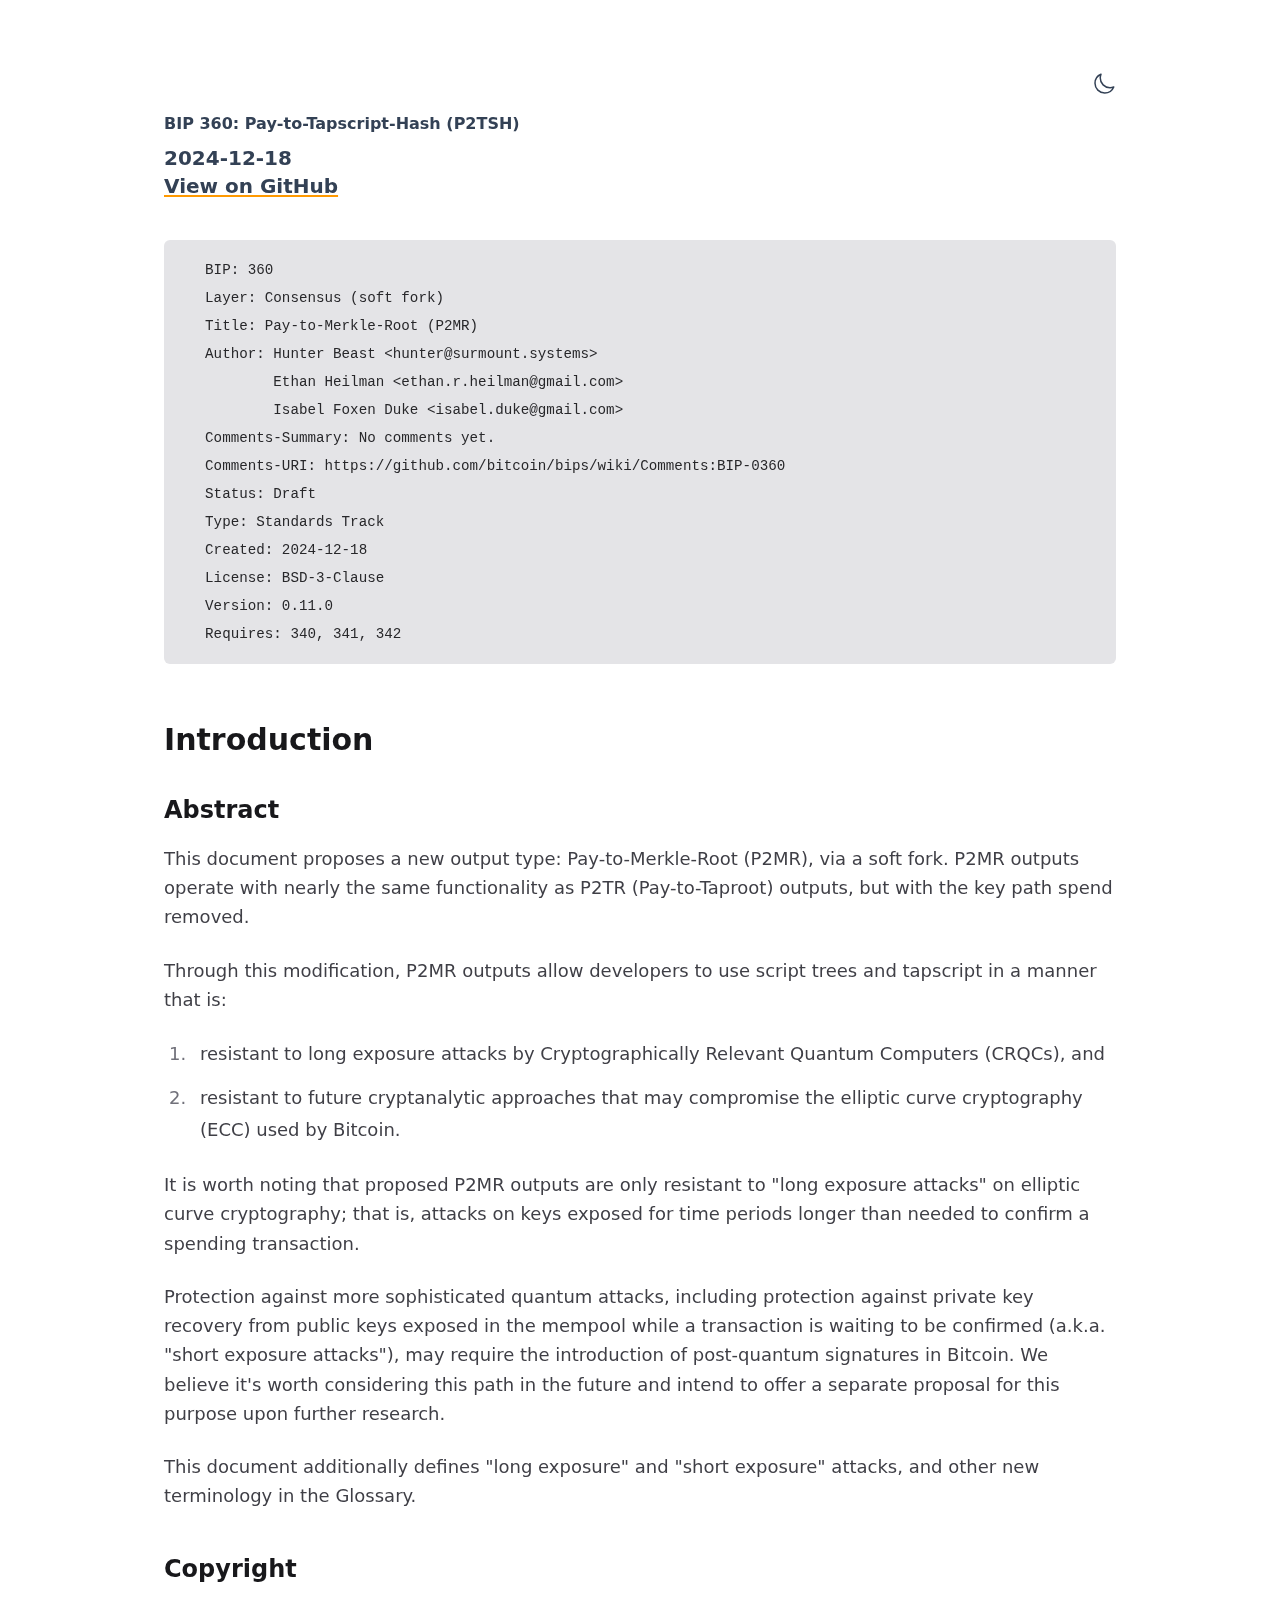
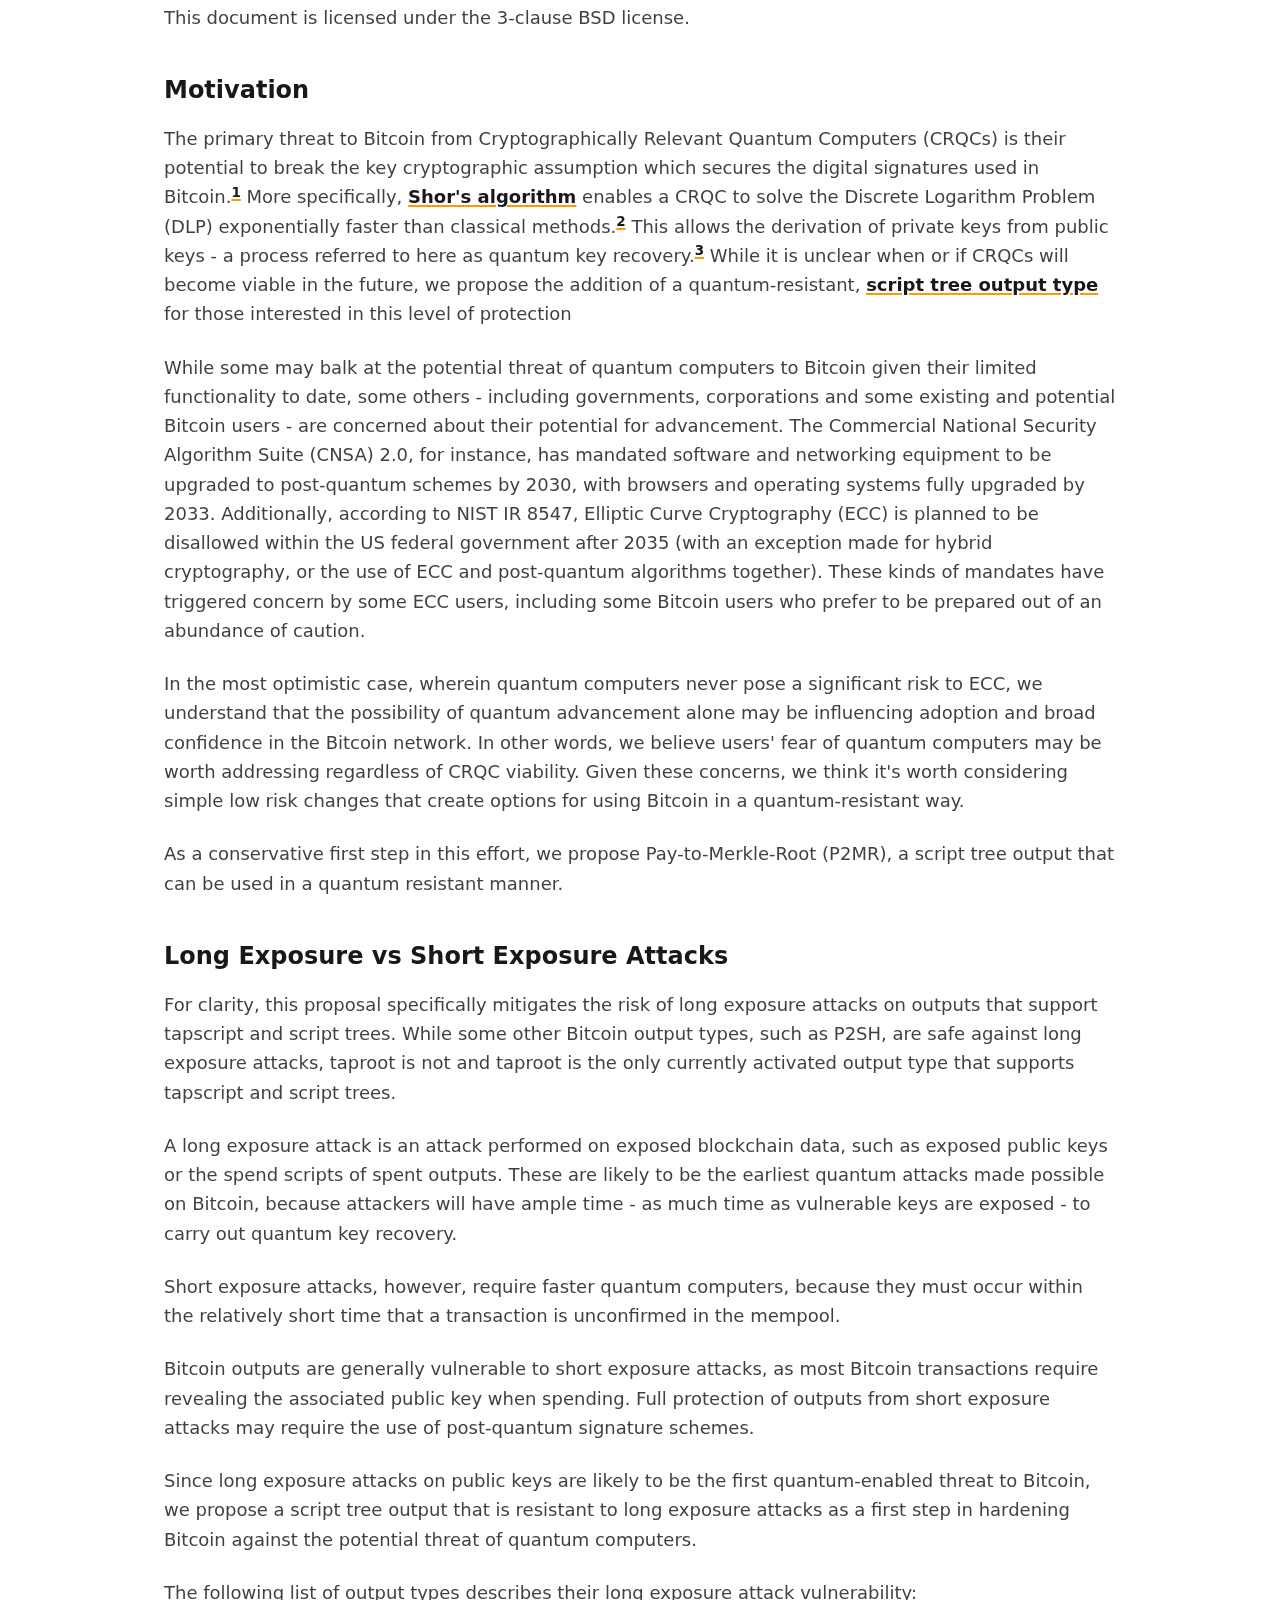
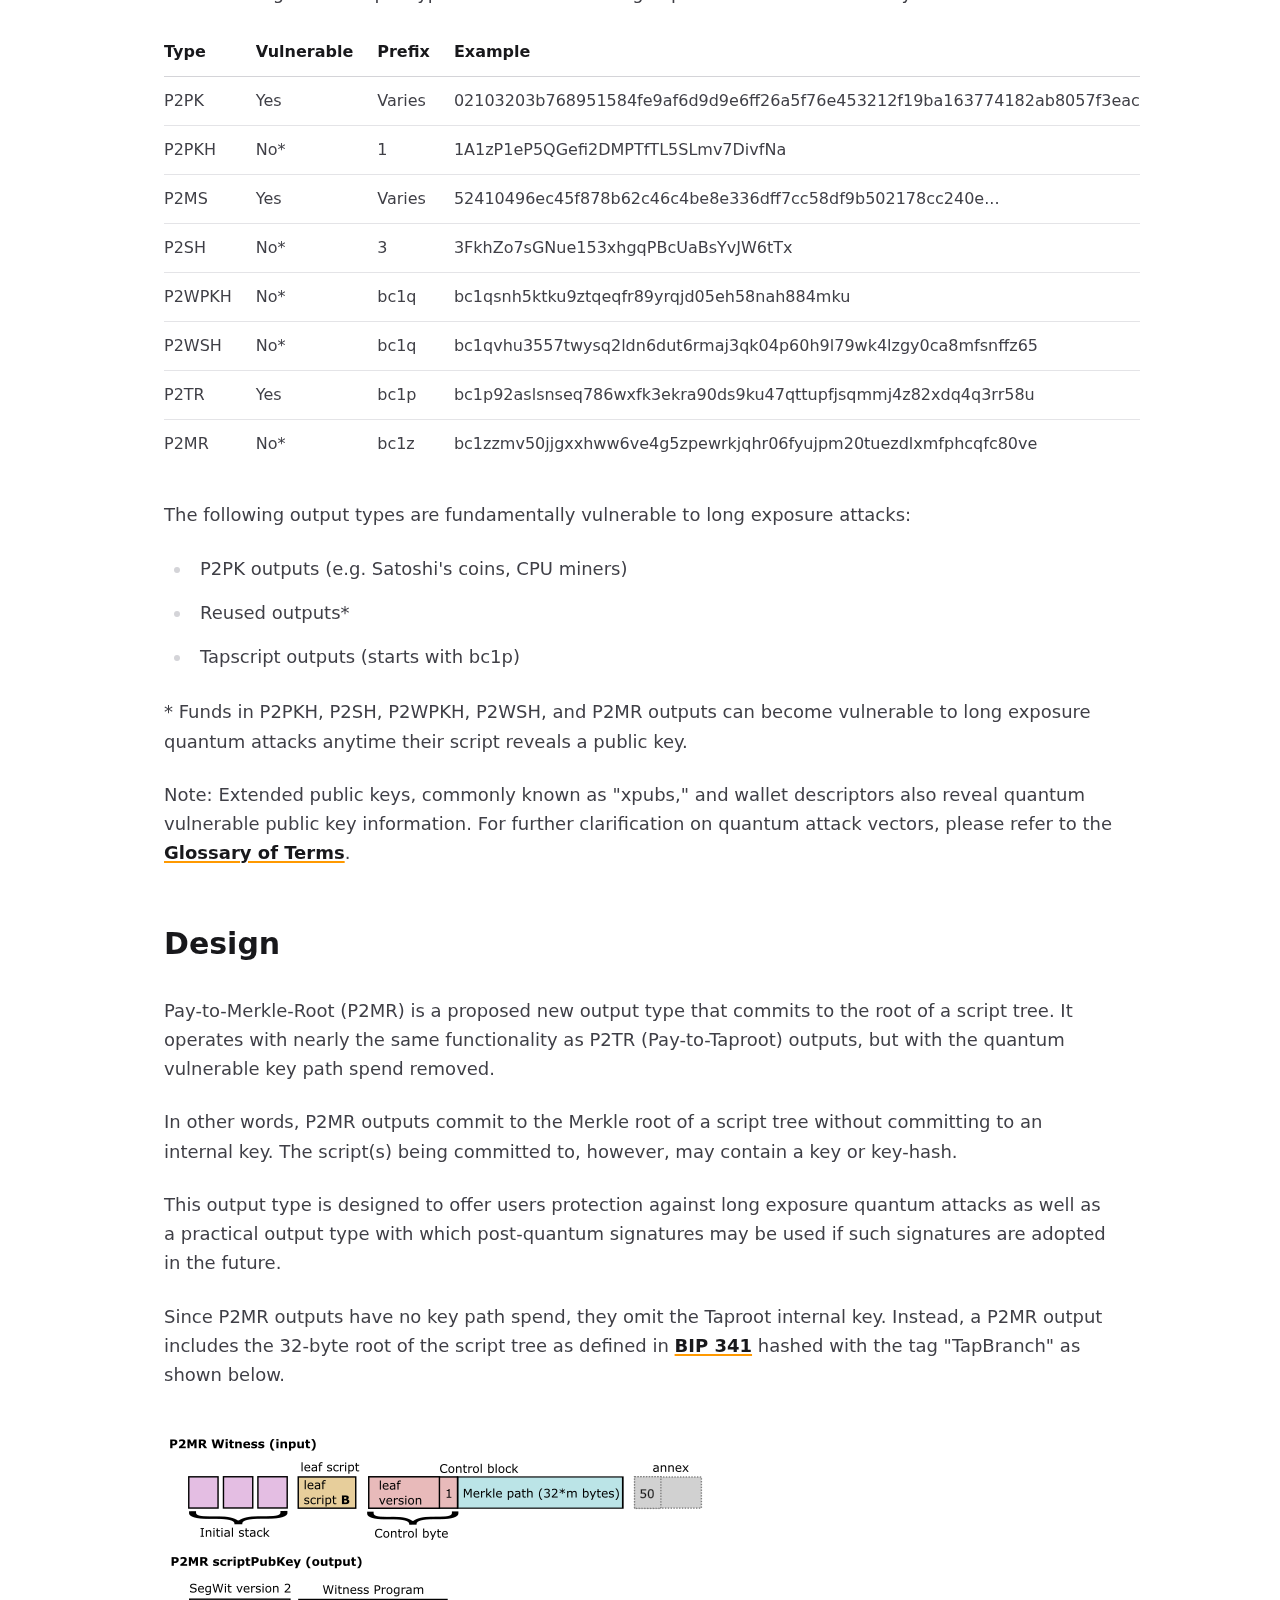
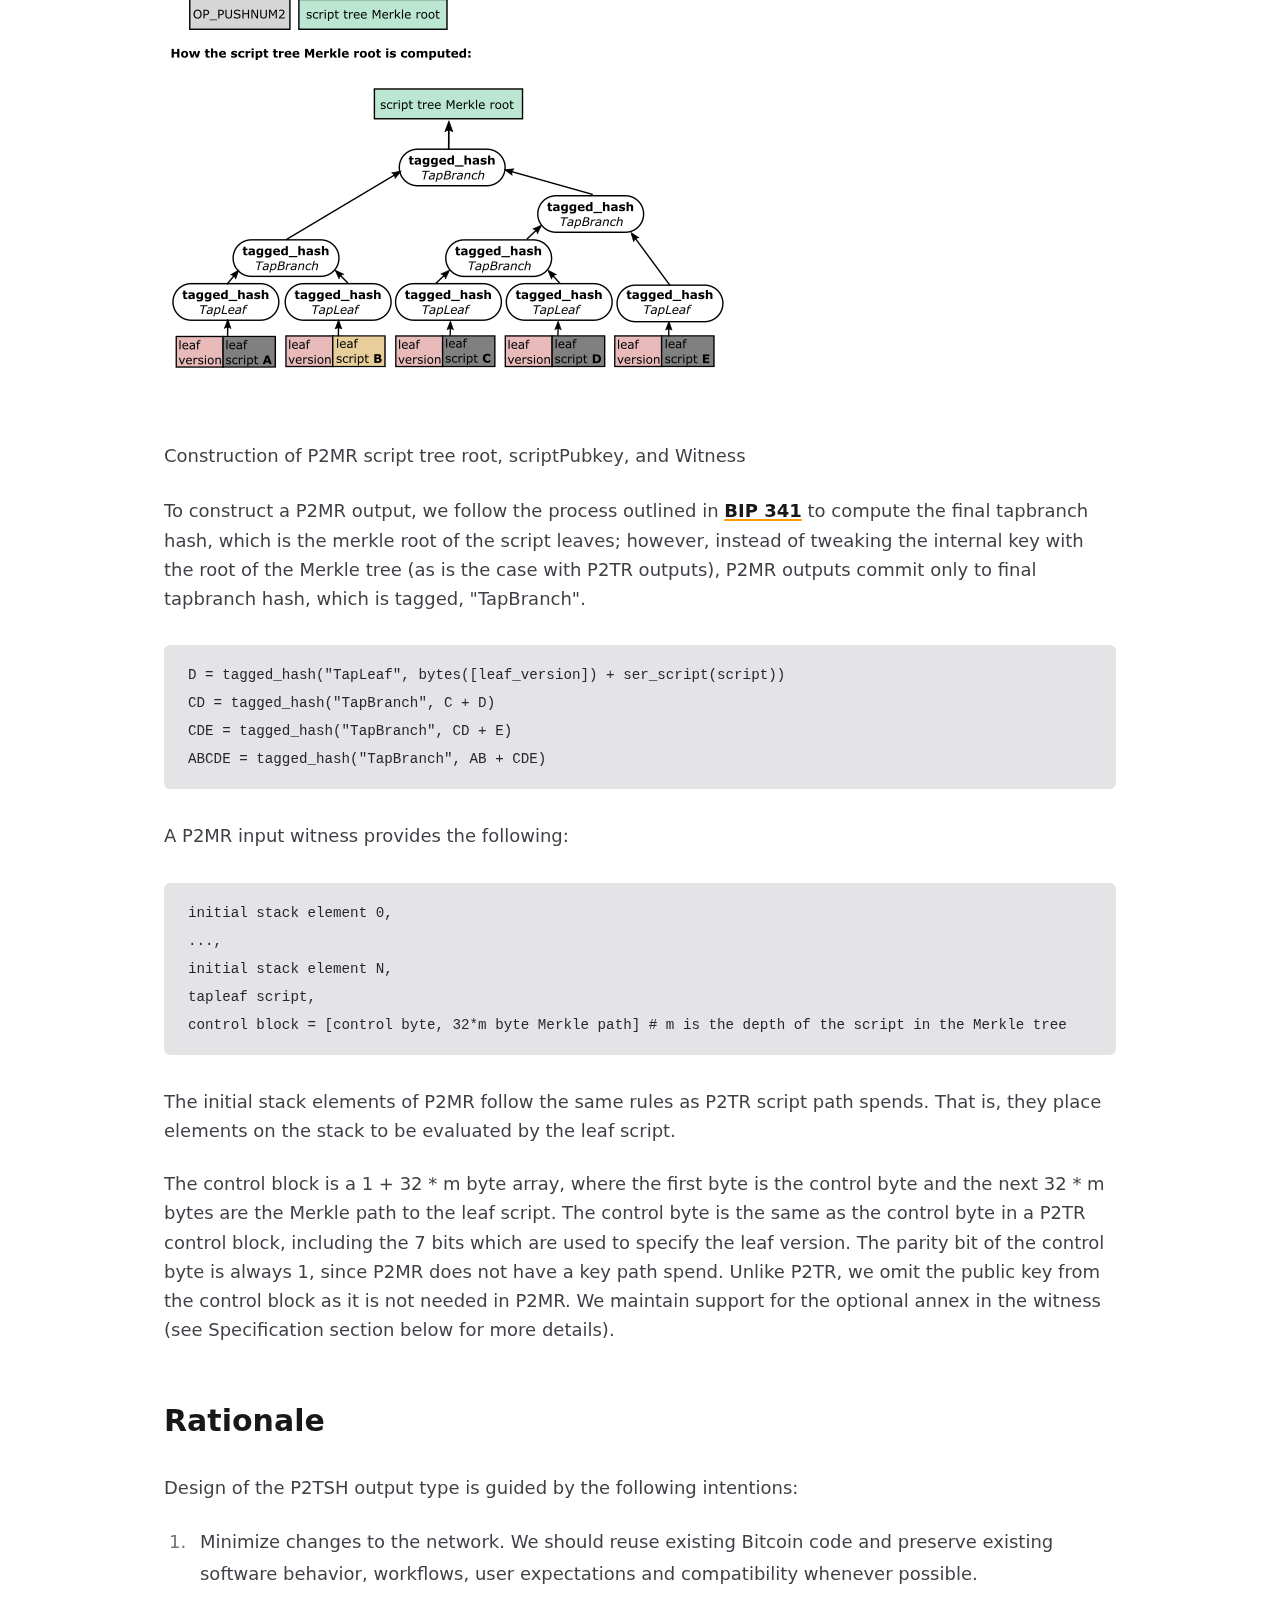
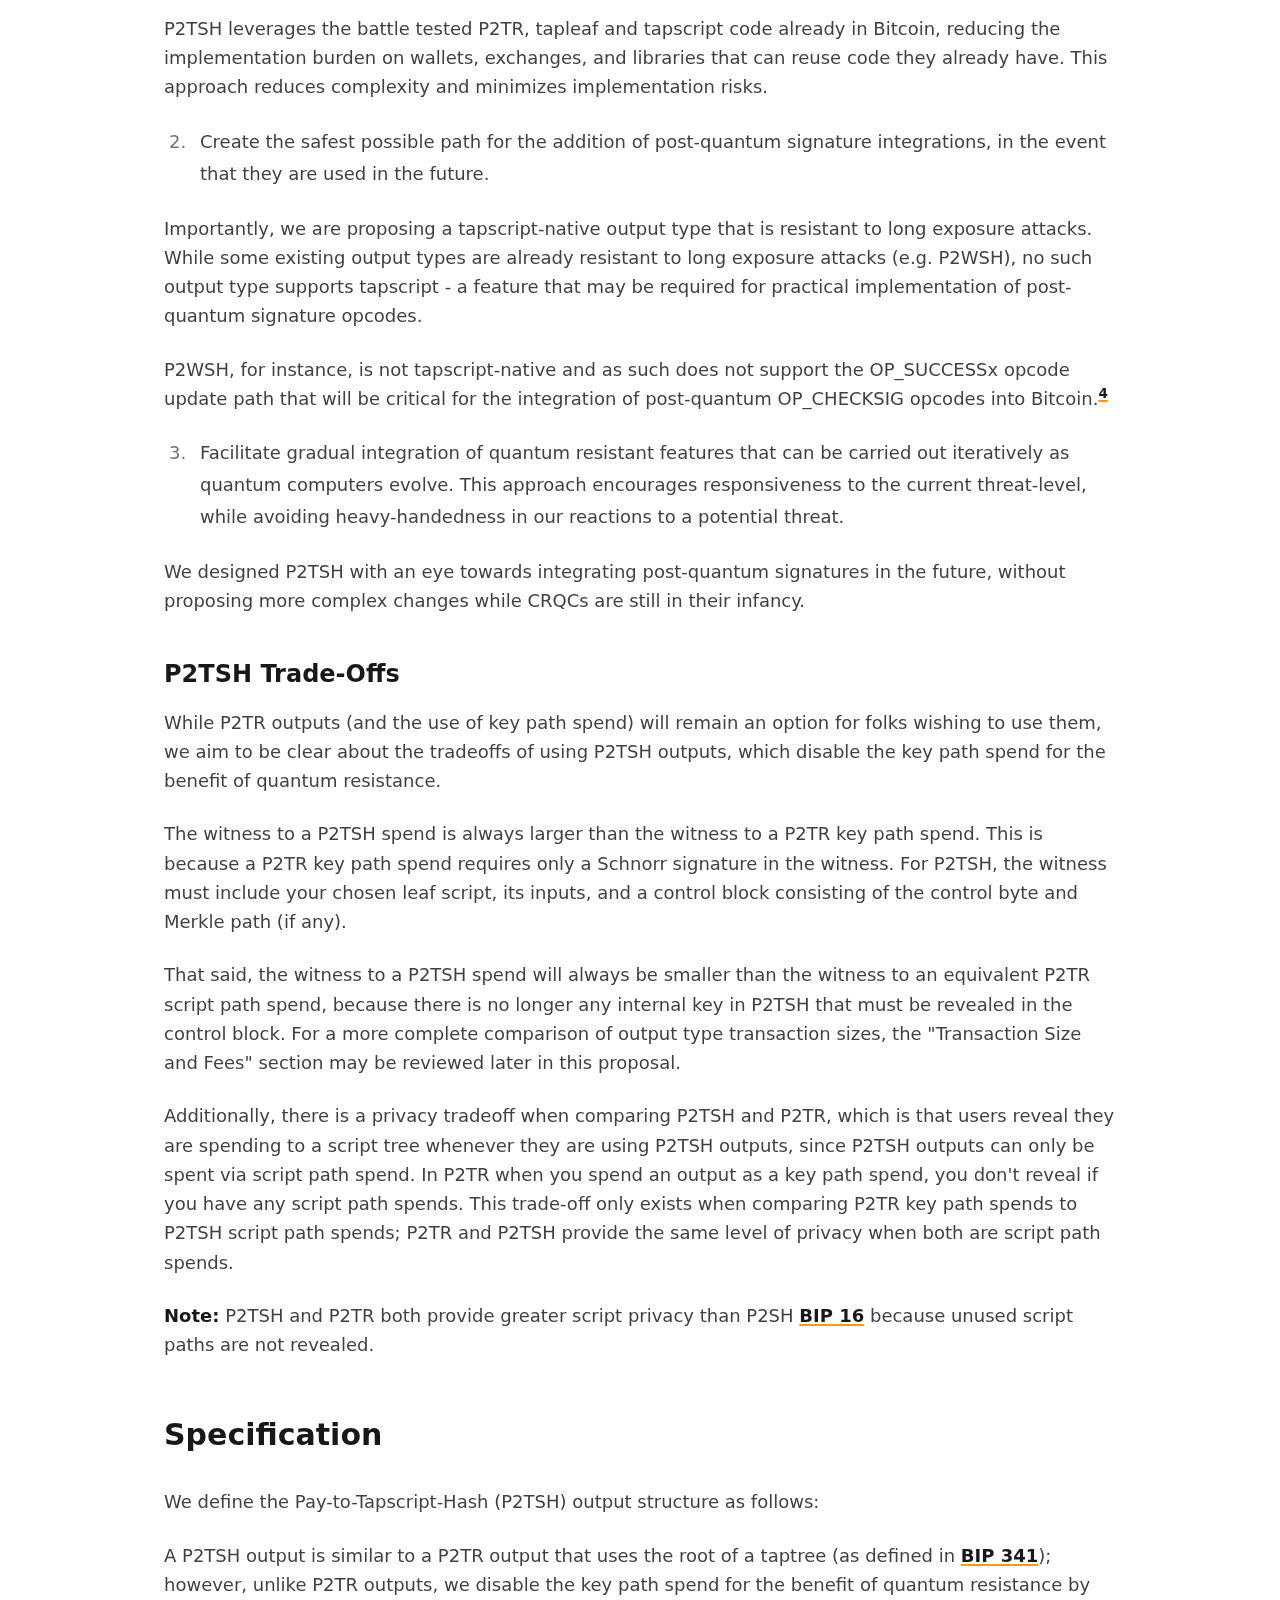
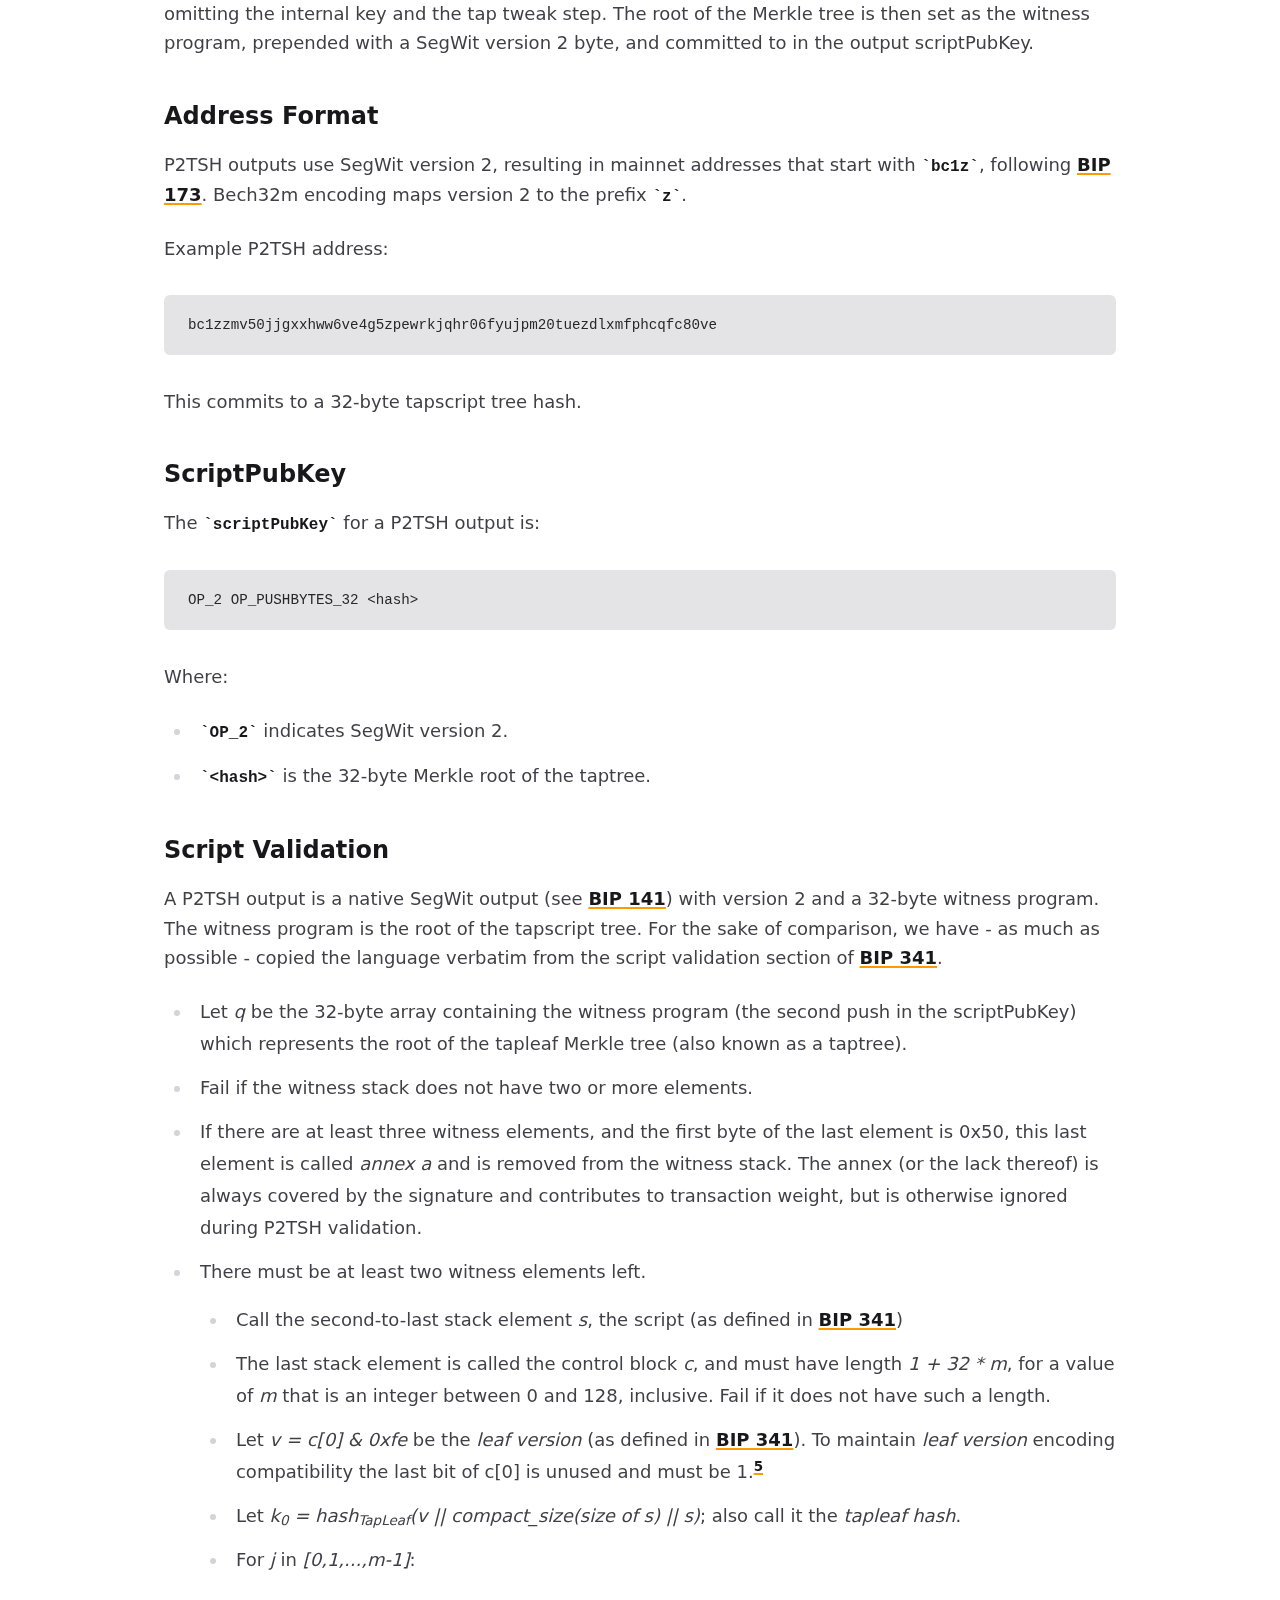
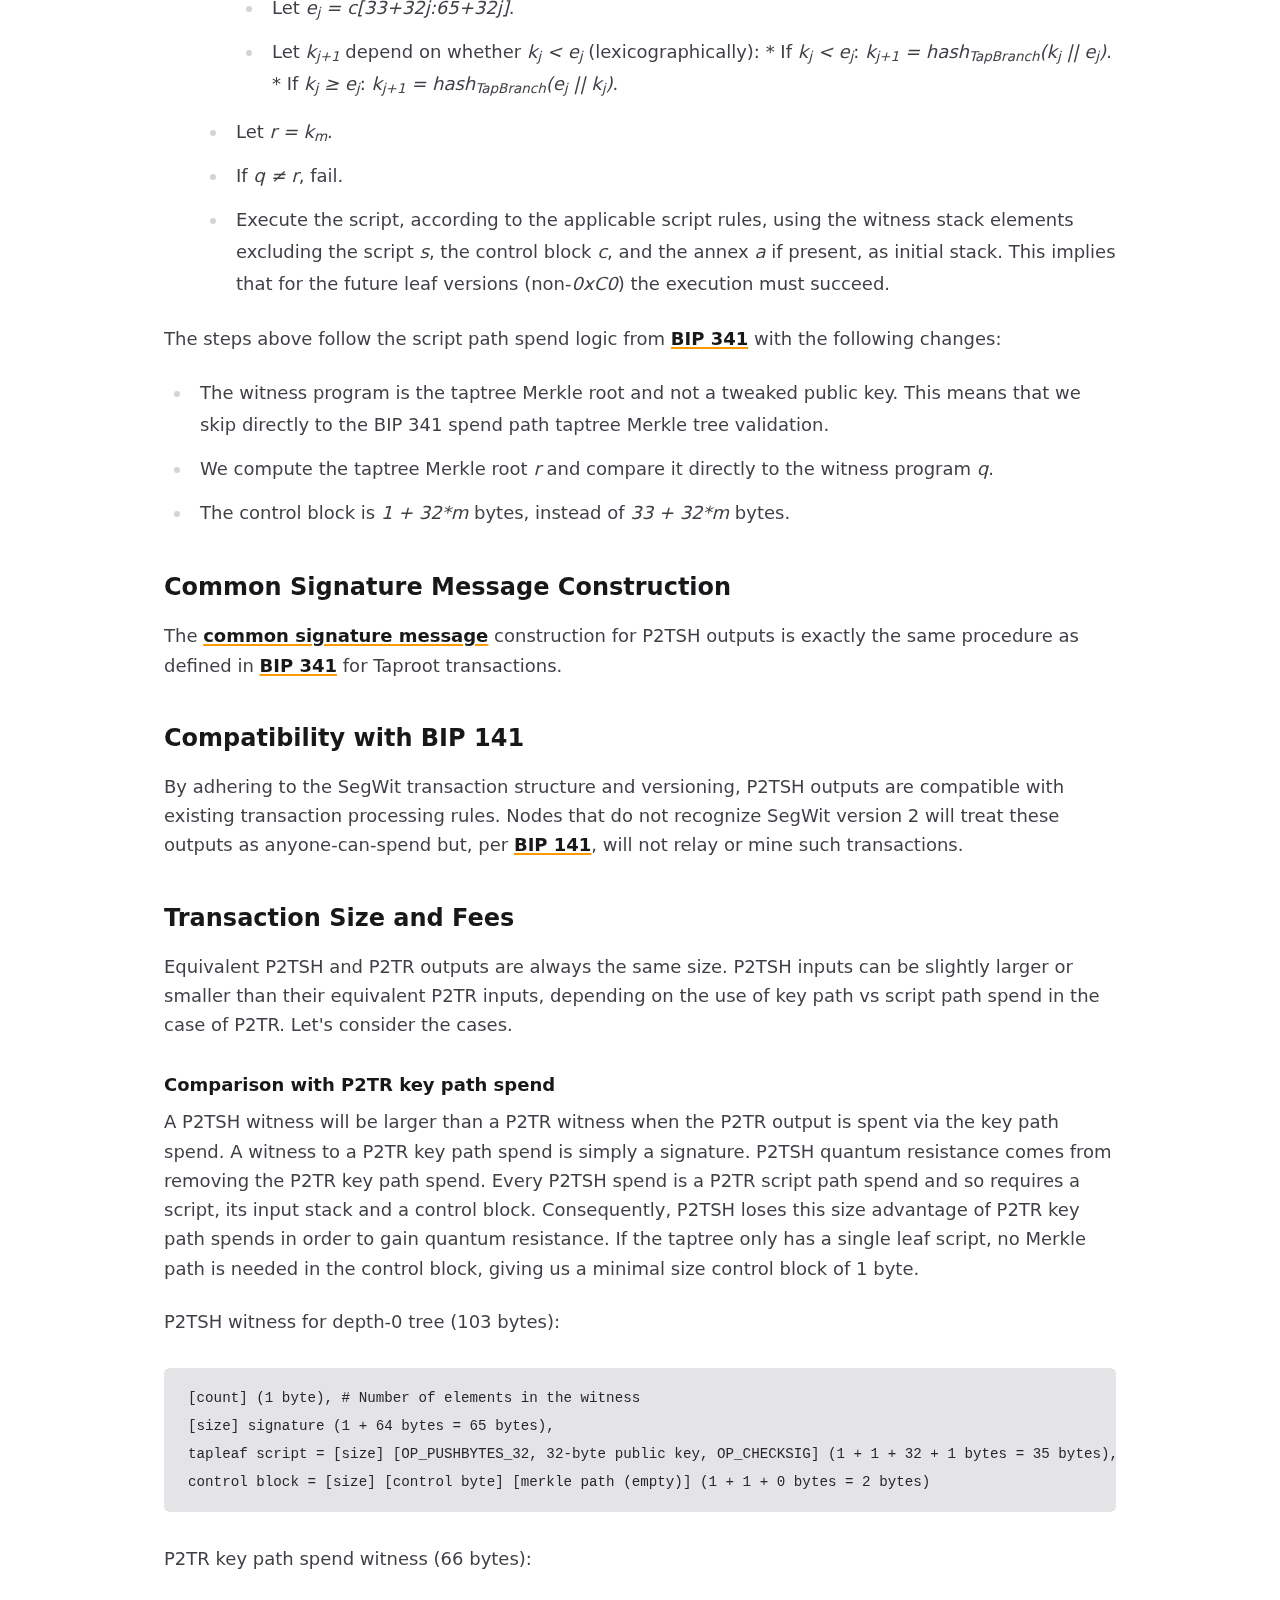
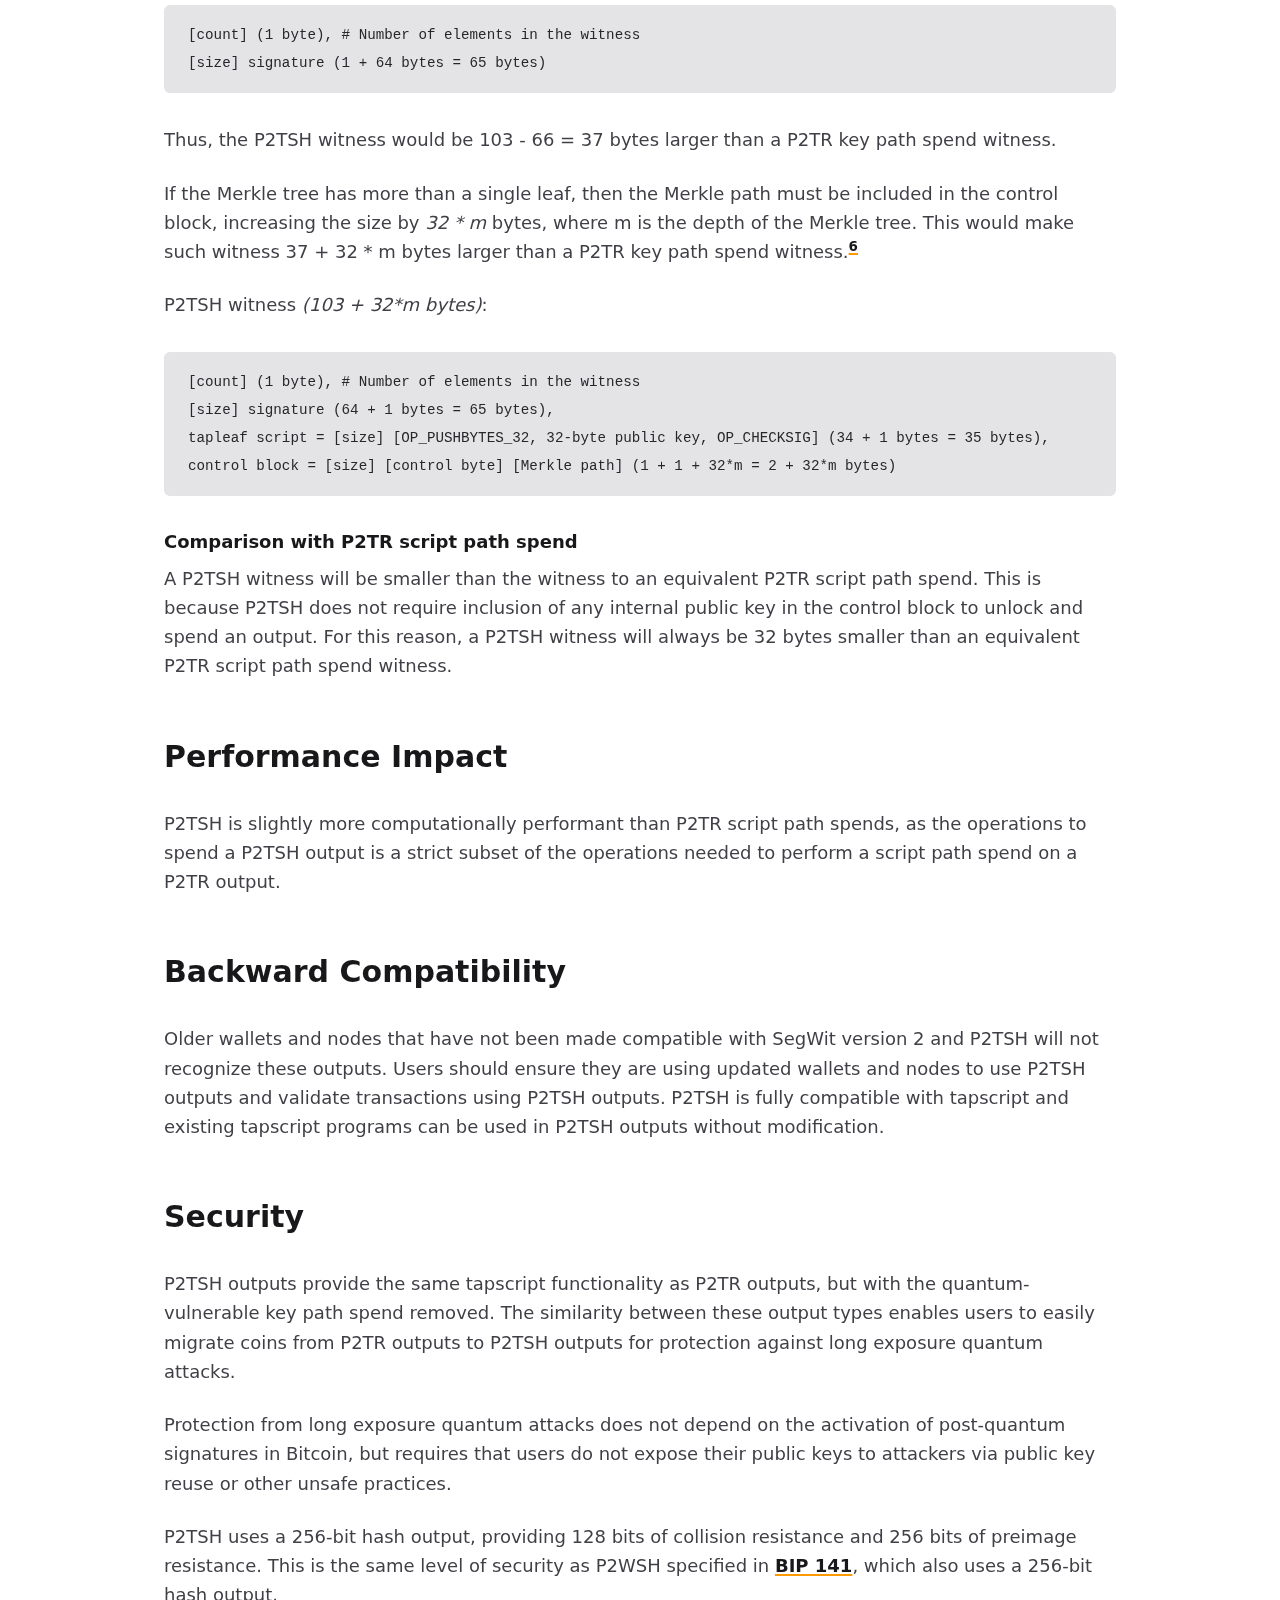
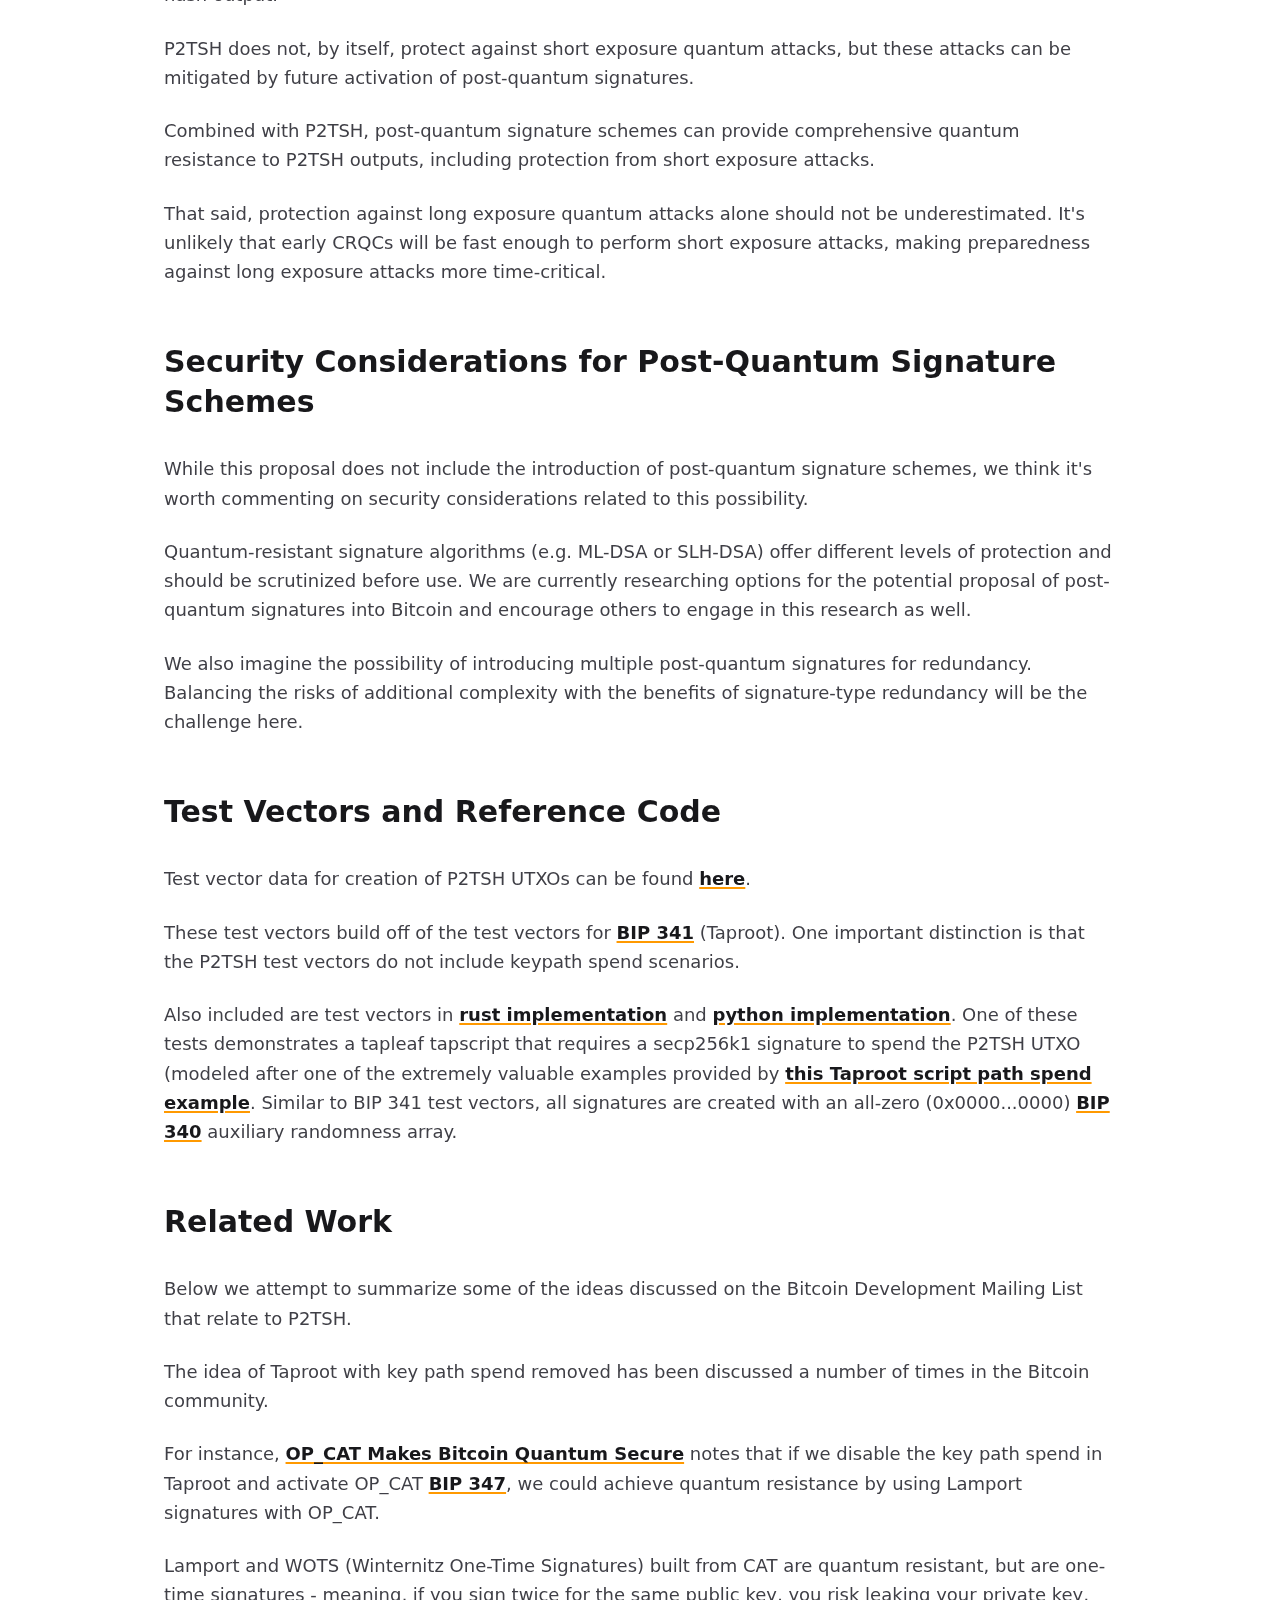
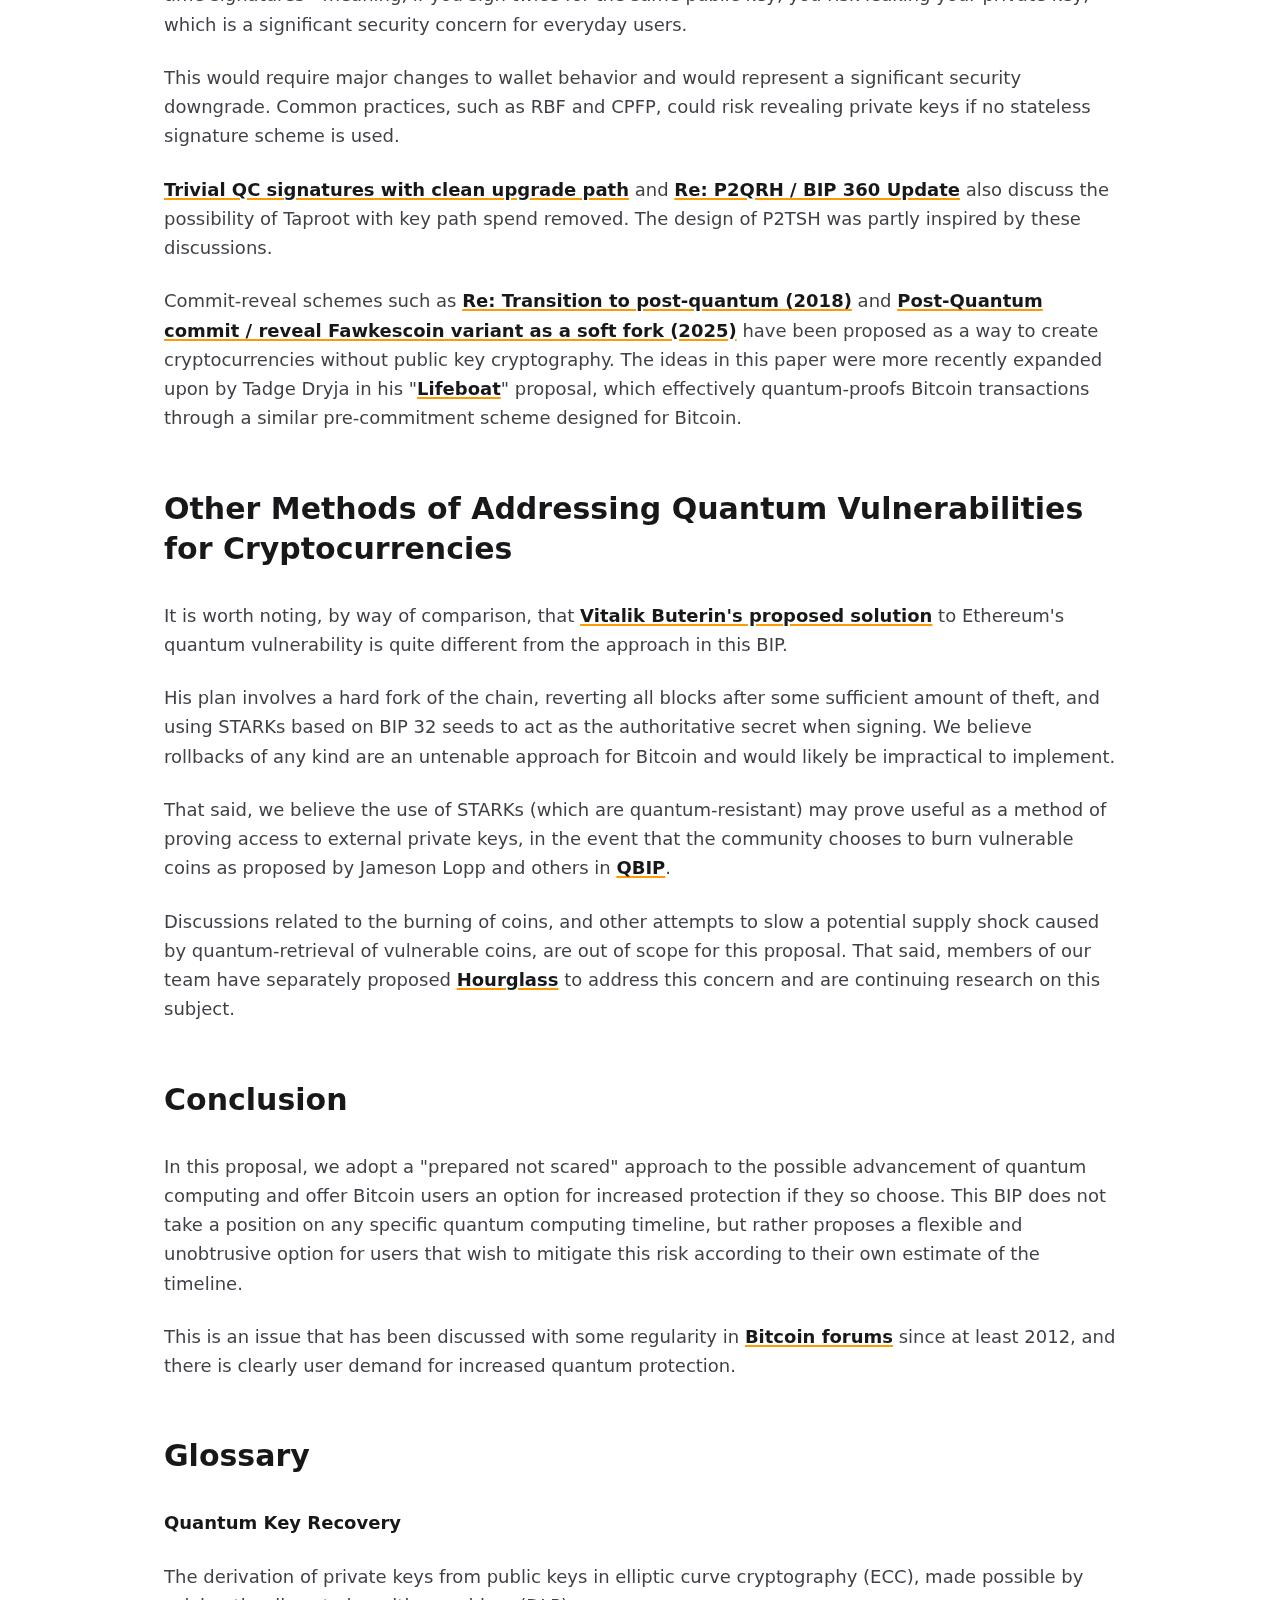
<file: bip360.html>
<!DOCTYPE html>
<html lang="en">

<head>
    <meta charset="utf-8">
    <meta name="description" content="BIP 360: Pay-to-Tapscript-Hash (P2TSH)" />
    <meta name="keywords" content="bitcoin, bitcoin improvement proposals, bip, bips, static, share" />
    <meta name="viewport" content="width=device-width, initial-scale=1" />

    <meta property="og:title" content="BIP 360: Pay-to-Tapscript-Hash (P2TSH)" />
    <meta property="og:description" content="BIP 360: Pay-to-Tapscript-Hash (P2TSH)" />
    <meta property="og:image" content="https://bips.dev/og-bips-dev.png" />
    <meta property="og:image:width" content="1200" />
    <meta property="og:image:height" content="630" />

    <meta name="twitter:card" content="summary_large_image" />
    <meta name="twitter:title" content="BIP 360: Pay-to-Tapscript-Hash (P2TSH)" />
    <meta name="twitter:description" content="BIP 360: Pay-to-Tapscript-Hash (P2TSH)" />
    <meta name="twitter:creator" content="@cryptoquick" />
    <meta name="twitter:image" content="https://bips.dev/og-bips-dev.png" />

    <title>BIP 360: Pay-to-Tapscript-Hash (P2TSH)</title>

    <link rel="stylesheet" href="/style.css" />

    <script>
        window.plausible = window.plausible || function() { (window.plausible.q = window.plausible.q || []).push(arguments) }

        window.setTheme = function() {
            if (localStorage.theme === 'dark' || (!('theme' in localStorage) && window.matchMedia('(prefers-color-scheme: dark)').matches)) {
                document.documentElement.classList.add('dark')
            } else {
                document.documentElement.classList.remove('dark')
            }
        }
        window.setTheme();
    </script>

    <style>
        mark {
            background-color: #ff9900 !important;
            color: #6b7280 !important;
        }
        
        /* Mobile responsive tables */
        @media (max-width: 768px) {
            .prose table {
                display: block;
                overflow-x: auto;
                -webkit-overflow-scrolling: touch;
                font-size: 0.75rem;
            }
            
            .prose table td {
                word-break: break-all;
                max-width: 150px;
            }
            
            .prose pre {
                overflow-x: auto;
                -webkit-overflow-scrolling: touch;
            }
            
            .prose pre code {
                white-space: pre;
                word-break: normal;
            }
        }
    </style>
</head>

<body class="bg-white dark:bg-zinc-900">
    <div class="container mx-auto flex justify-center">
        <div class="min-w-full max-w-full lg:min-w-[1000px] lg:max-w-[1000px] px-6 py-10 space-y-10 text-slate-700 dark:text-gray-300">

    <div class="flex flex-col space-y-4 pt-4 md:pt-8">
    <div class="flex justify-end">
        <div class="flex items-center space-x-2">
        <svg id="toggleDark_light" class="hidden dark:flex w-6 h-6 hover:cursor-pointer" onclick="localStorage.theme = 'light'; window.setTheme()" xmlns="http://www.w3.org/2000/svg" fill="none" viewBox="0 0 24 24" stroke-width="1.5" stroke="currentColor">
            <path stroke-linecap="round" stroke-linejoin="round" d="M12 3v2.25m6.364.386-1.591 1.591M21 12h-2.25m-.386 6.364-1.591-1.591M12 18.75V21m-4.773-4.227-1.591 1.591M5.25 12H3m4.227-4.773L5.636 5.636M15.75 12a3.75 3.75 0 1 1-7.5 0 3.75 3.75 0 0 1 7.5 0Z" />
        </svg>
        <svg id="toggleDark_dark" class="flex dark:hidden w-6 h-6 hover:cursor-pointer" onclick="localStorage.theme = 'dark'; window.setTheme()" xmlns="http://www.w3.org/2000/svg" fill="none" viewBox="0 0 24 24" stroke-width="1.5" stroke="currentColor">
            <path stroke-linecap="round" stroke-linejoin="round" d="M21.752 15.002A9.72 9.72 0 0 1 18 15.75c-5.385 0-9.75-4.365-9.75-9.75 0-1.33.266-2.597.748-3.752A9.753 9.753 0 0 0 3 11.25C3 16.635 7.365 21 12.75 21a9.753 9.753 0 0 0 9.002-5.998Z" />
        </svg>
        </div>
    </div>
    <div class="flex flex-col space-y-2">
        <div class="text-3xl md:text-4xl font-extrabold text-gray-900 dark:text-white">BIP 360: Pay-to-Tapscript-Hash (P2TSH)</div>
        <div class="flex flex-col sm:flex-row sm:justify-between gap-4 text-xl text-gray-700 dark:text-gray-300">
            <div class="font-semibold">2024-12-18</div>
            <a href="https://github.com/bitcoin/bips/blob/master/bip-0360.mediawiki" target="_blank" class="text-blue-600 hover:underline dark:text-blue-400">View on GitHub</a>
        </div>
    </div>
</div>

        <article class="max-w-none prose prose-lg prose-zinc prose-p:leading-relaxed prose-a:font-bold prose-a:underline prose-a:decoration-2 prose-a:decoration-bitcoin prose-pre:bg-zinc-200 prose-pre:text-zinc-800 dark:prose-invert dark:prose-pre:bg-zinc-600 dark:prose-pre:text-white">
            <pre><code>  BIP: 360
  Layer: Consensus (soft fork)
  Title: Pay-to-Merkle-Root (P2MR)
  Author: Hunter Beast &lt;hunter@surmount.systems&gt;
          Ethan Heilman &lt;ethan.r.heilman@gmail.com&gt;
          Isabel Foxen Duke &lt;isabel.duke@gmail.com&gt;
  Comments-Summary: No comments yet.
  Comments-URI: https:&#x2F;&#x2F;github.com&#x2F;bitcoin&#x2F;bips&#x2F;wiki&#x2F;Comments:BIP-0360
  Status: Draft
  Type: Standards Track
  Created: 2024-12-18
  License: BSD-3-Clause
  Version: 0.11.0
  Requires: 340, 341, 342
</code></pre>
<h2>Introduction</h2>
<h3>Abstract</h3>
<p>This document proposes a new output type: Pay-to-Merkle-Root (P2MR), via a soft fork. P2MR outputs operate with nearly the same functionality as P2TR (Pay-to-Taproot) outputs, but with the key path spend removed.</p>
<p>Through this modification, P2MR outputs allow developers to use script trees and tapscript in a manner that is:</p>
<ol>
<li>resistant to long exposure attacks by Cryptographically Relevant Quantum Computers (CRQCs), and</li>
<li>resistant to future cryptanalytic approaches that may compromise the elliptic curve cryptography (ECC) used by Bitcoin.</li>
</ol>
<p>It is worth noting that proposed P2MR outputs are only resistant to "long exposure attacks" on elliptic curve cryptography; that is, attacks on keys exposed for time periods longer than needed to confirm a spending transaction.</p>
<p>Protection against more sophisticated quantum attacks, including protection against private key recovery from public keys exposed in the mempool while a transaction is waiting to be confirmed (a.k.a. "short exposure attacks"), may require the introduction of post-quantum signatures in Bitcoin. We believe it's worth considering this path in the future and intend to offer a separate proposal for this purpose upon further research.</p>
<p>This document additionally defines "long exposure" and "short exposure" attacks, and other new terminology in the Glossary.</p>
<h3>Copyright</h3>
<p>This document is licensed under the 3-clause BSD license.</p>
<h3>Motivation</h3>
<p>The primary threat to Bitcoin from Cryptographically Relevant Quantum Computers (CRQCs) is their potential to break the key cryptographic assumption which secures the digital signatures used in Bitcoin.<sup id="cite_ref_1"><a href="#cite_ref_1">1</a></sup> More specifically, <a href="https://arxiv.org/pdf/quant-ph/0301141" target="_blank">Shor's algorithm</a> enables a CRQC to solve the Discrete Logarithm Problem (DLP) exponentially faster than classical methods.<sup id="cite_ref_2"><a href="#cite_ref_2">2</a></sup> This allows the derivation of private keys from public keys - a process referred to here as quantum key recovery.<sup id="cite_ref_3"><a href="#cite_ref_3">3</a></sup> While it is unclear when or if CRQCs will become viable in the future, we propose the addition of a quantum-resistant, <a href="#script-tree-output-type">script tree output type</a> for those interested in this level of protection</p>
<p>While some may balk at the potential threat of quantum computers to Bitcoin given their limited functionality to date, some others - including governments, corporations and some existing and potential Bitcoin users - are concerned about their potential for advancement. The Commercial National Security Algorithm Suite (CNSA) 2.0, for instance, has mandated software and networking equipment to be upgraded to post-quantum schemes by 2030, with browsers and operating systems fully upgraded by 2033. Additionally, according to NIST IR 8547, Elliptic Curve Cryptography (ECC) is planned to be disallowed within the US federal government after 2035 (with an exception made for hybrid cryptography, or the use of ECC and post-quantum algorithms together). These kinds of mandates have triggered concern by some ECC users, including some Bitcoin users who prefer to be prepared out of an abundance of caution.</p>
<p>In the most optimistic case, wherein quantum computers never pose a significant risk to ECC, we understand that the possibility of quantum advancement alone may be influencing adoption and broad confidence in the Bitcoin network. In other words, we believe users' fear of quantum computers may be worth addressing regardless of CRQC viability. Given these concerns, we think it's worth considering simple low risk changes that create options for using Bitcoin in a quantum-resistant way.</p>
<p>As a conservative first step in this effort, we propose Pay-to-Merkle-Root (P2MR), a script tree output that can be used in a quantum resistant manner.</p>
<h3>Long Exposure vs Short Exposure Attacks</h3>
<p>For clarity, this proposal specifically mitigates the risk of long exposure attacks on outputs that support tapscript and script trees. While some other Bitcoin output types, such as P2SH, are safe against long exposure attacks, taproot is not and taproot is the only currently activated output type that supports tapscript and script trees.</p>
<p>A long exposure attack is an attack performed on exposed blockchain data, such as exposed public keys or the spend scripts of spent outputs. These are likely to be the earliest quantum attacks made possible on Bitcoin, because attackers will have ample time - as much time as vulnerable keys are exposed - to carry out quantum key recovery.</p>
<p>Short exposure attacks, however, require faster quantum computers, because they must occur within the relatively short time that a transaction is unconfirmed in the mempool.</p>
<p>Bitcoin outputs are generally vulnerable to short exposure attacks, as most Bitcoin transactions require revealing the associated public key when spending. Full protection of outputs from short exposure attacks may require the use of post-quantum signature schemes.</p>
<p>Since long exposure attacks on public keys are likely to be the first quantum-enabled threat to Bitcoin, we propose a script tree output that is resistant to long exposure attacks as a first step in hardening Bitcoin against the potential threat of quantum computers.</p>
<p>The following list of output types describes their long exposure attack vulnerability:</p>
<table><thead><tr><th>Type</th><th>Vulnerable</th><th>Prefix</th><th>Example</th></tr></thead><tbody>
<tr><td>P2PK</td><td>Yes</td><td>Varies</td><td>02103203b768951584fe9af6d9d9e6ff26a5f76e453212f19ba163774182ab8057f3eac</td></tr>
<tr><td>P2PKH</td><td>No*</td><td>1</td><td>1A1zP1eP5QGefi2DMPTfTL5SLmv7DivfNa</td></tr>
<tr><td>P2MS</td><td>Yes</td><td>Varies</td><td>52410496ec45f878b62c46c4be8e336dff7cc58df9b502178cc240e...</td></tr>
<tr><td>P2SH</td><td>No*</td><td>3</td><td>3FkhZo7sGNue153xhgqPBcUaBsYvJW6tTx</td></tr>
<tr><td>P2WPKH</td><td>No*</td><td>bc1q</td><td>bc1qsnh5ktku9ztqeqfr89yrqjd05eh58nah884mku</td></tr>
<tr><td>P2WSH</td><td>No*</td><td>bc1q</td><td>bc1qvhu3557twysq2ldn6dut6rmaj3qk04p60h9l79wk4lzgy0ca8mfsnffz65</td></tr>
<tr><td>P2TR</td><td>Yes</td><td>bc1p</td><td>bc1p92aslsnseq786wxfk3ekra90ds9ku47qttupfjsqmmj4z82xdq4q3rr58u</td></tr>
<tr><td>P2MR</td><td>No*</td><td>bc1z</td><td>bc1zzmv50jjgxxhww6ve4g5zpewrkjqhr06fyujpm20tuezdlxmfphcqfc80ve</td></tr>
</tbody></table>
<p>The following output types are fundamentally vulnerable to long exposure attacks:</p>
<ul>
<li>P2PK outputs (e.g. Satoshi's coins, CPU miners)</li>
<li>Reused outputs*</li>
<li>Tapscript outputs (starts with bc1p)</li>
</ul>
<p><nowiki>*</nowiki> Funds in P2PKH, P2SH, P2WPKH, P2WSH, and P2MR outputs can become vulnerable to long exposure quantum attacks anytime their script reveals a public key.</p>
<p>Note: Extended public keys, commonly known as "xpubs," and wallet descriptors also reveal quantum vulnerable public key information. For further clarification on quantum attack vectors, please refer to the <a href="#Glossary" target="_blank">Glossary of Terms</a>.</p>
<h2>Design</h2>
<p>Pay-to-Merkle-Root (P2MR) is a proposed new output type that commits to the root of a script tree. It operates with nearly the same functionality as P2TR (Pay-to-Taproot) outputs, but with the quantum vulnerable key path spend removed.</p>
<p>In other words, P2MR outputs commit to the Merkle root of a script tree without committing to an internal key. The script(s) being committed to, however, may contain a key or key-hash.</p>
<p>This output type is designed to offer users protection against long exposure quantum attacks as well as a practical output type with which post-quantum signatures may be used if such signatures are adopted in the future.</p>
<p>Since P2MR outputs have no key path spend, they omit the Taproot internal key. Instead, a P2MR output includes the 32-byte root of the script tree as defined in <a href="/341" target="_blank">BIP 341</a> hashed with the tag "TapBranch" as shown below.</p>
<img src="/images/merkletree.png" />
<span>Construction of P2MR script tree root, scriptPubkey, and Witness</span>
<p>To construct a P2MR output, we follow the process outlined in <a href="/341" target="_blank">BIP 341</a> to compute the final tapbranch hash, which is the merkle root of the script leaves; however, instead of tweaking the internal key with the root of the Merkle tree (as is the case with P2TR outputs), P2MR outputs commit only to final tapbranch hash, which is tagged, "TapBranch".</p>
<pre><code>D = tagged_hash(&quot;TapLeaf&quot;, bytes([leaf_version]) + ser_script(script))
CD = tagged_hash(&quot;TapBranch&quot;, C + D)
CDE = tagged_hash(&quot;TapBranch&quot;, CD + E)
ABCDE = tagged_hash(&quot;TapBranch&quot;, AB + CDE)
</code></pre>
<p>A P2MR input witness provides the following:</p>
<pre><code>initial stack element 0,
...,
initial stack element N,
tapleaf script,
control block = [control byte, 32*m byte Merkle path] # m is the depth of the script in the Merkle tree
</code></pre>
<p>The initial stack elements of P2MR follow the same rules as P2TR script path spends. That is, they place elements on the stack to be evaluated by the leaf script.</p>
<p>The control block is a 1 + 32 * m byte array, where the first byte is the control byte and the next 32 * m bytes are the Merkle path to the leaf script. The control byte is the same as the control byte in a P2TR control block, including the 7 bits which are used to specify the leaf version. The parity bit of the control byte is always 1, since P2MR does not have a key path spend. Unlike P2TR, we omit the public key from the control block as it is not needed in P2MR. We maintain support for the optional annex in the witness (see Specification section below for more details).</p>
<h2>Rationale</h2>
<p>Design of the P2TSH output type is guided by the following intentions:</p>
<ol>
<li>Minimize changes to the network. We should reuse existing Bitcoin code and preserve existing software behavior, workflows, user expectations and compatibility whenever possible.</li>
</ol>
<p>P2TSH leverages the battle tested P2TR, tapleaf and tapscript code already in Bitcoin, reducing the implementation burden on wallets, exchanges, and libraries that can reuse code they already have. This approach reduces complexity and minimizes implementation risks.</p>
<ol start="2">
<li>Create the safest possible path for the addition of post-quantum signature integrations, in the event that they are used in the future.</li>
</ol>
<p>Importantly, we are proposing a tapscript-native output type that is resistant to long exposure attacks. While some existing output types are already resistant to long exposure attacks (e.g. P2WSH), no such output type supports tapscript - a feature that may be required for practical implementation of post-quantum signature opcodes.</p>
<p>P2WSH, for instance, is not tapscript-native and as such does not support the OP_SUCCESSx opcode update path that will be critical for the integration of post-quantum OP_CHECKSIG opcodes into Bitcoin.<sup id="cite_ref_4"><a href="#cite_ref_4">4</a></sup></p>
<ol start="3">
<li>Facilitate gradual integration of quantum resistant features that can be carried out iteratively as quantum computers evolve. This approach encourages responsiveness to the current threat-level, while avoiding heavy-handedness in our reactions to a potential threat.</li>
</ol>
<p>We designed P2TSH with an eye towards integrating post-quantum signatures in the future, without proposing more complex changes while CRQCs are still in their infancy.</p>
<h3>P2TSH Trade-Offs</h3>
<p>While P2TR outputs (and the use of key path spend) will remain an option for folks wishing to use them, we aim to be clear about the tradeoffs of using P2TSH outputs, which disable the key path spend for the benefit of quantum resistance.</p>
<p>The witness to a P2TSH spend is always larger than the witness to a P2TR key path spend. This is because a P2TR key path spend requires only a Schnorr signature in the witness. For P2TSH, the witness must include your chosen leaf script, its inputs, and a control block consisting of the control byte and Merkle path (if any).</p>
<p>That said, the witness to a P2TSH spend will always be smaller than the witness to an equivalent P2TR script path spend, because there is no longer any internal key in P2TSH that must be revealed in the control block. For a more complete comparison of output type transaction sizes, the "Transaction Size and Fees" section may be reviewed later in this proposal.</p>
<p>Additionally, there is a privacy tradeoff when comparing P2TSH and P2TR, which is that users reveal they are spending to a script tree whenever they are using P2TSH outputs, since P2TSH outputs can only be spent via script path spend. In P2TR when you spend an output as a key path spend, you don't reveal if you have any script path spends. This trade-off only exists when comparing P2TR key path spends to P2TSH script path spends; P2TR and P2TSH provide the same level of privacy when both are script path spends.</p>
<p><strong>Note:</strong> P2TSH and P2TR both provide greater script privacy than P2SH <a href="/16" target="_blank">BIP 16</a> because unused script paths are not revealed.</p>
<h2>Specification</h2>
<p>We define the Pay-to-Tapscript-Hash (P2TSH) output structure as follows:</p>
<p>A P2TSH output is similar to a P2TR output that uses the root of a taptree (as defined in <a href="/341" target="_blank">BIP 341</a>); however, unlike P2TR outputs, we disable the key path spend for the benefit of quantum resistance by omitting the internal key and the tap tweak step. The root of the Merkle tree is then set as the witness program, prepended with a SegWit version 2 byte, and committed to in the output scriptPubKey.</p>
<h3>Address Format</h3>
<p>P2TSH outputs use SegWit version 2, resulting in mainnet addresses that start with <code>bc1z</code>, following <a href="/173" target="_blank">BIP 173</a>. Bech32m encoding maps version 2 to the prefix <code>z</code>.</p>
<p>Example P2TSH address:</p>
<pre><code>bc1zzmv50jjgxxhww6ve4g5zpewrkjqhr06fyujpm20tuezdlxmfphcqfc80ve
</code></pre>
<p>This commits to a 32-byte tapscript tree hash.</p>
<h3>ScriptPubKey</h3>
<p>The <code>scriptPubKey</code> for a P2TSH output is:</p>
<pre><code>OP_2 OP_PUSHBYTES_32 &lt;hash&gt;
</code></pre>
<p>Where:</p>
<ul>
<li><code>OP_2</code> indicates SegWit version 2.</li>
<li><code>&lt;hash&gt;</code> is the 32-byte Merkle root of the taptree.</li>
</ul>
<h3>Script Validation</h3>
<p>A P2TSH output is a native SegWit output (see <a href="/141" target="_blank">BIP 141</a>) with version 2 and a 32-byte witness program. The witness program is the root of the tapscript tree. For the sake of comparison, we have - as much as possible - copied the language verbatim from the script validation section of <a href="/341" target="_blank">BIP 341</a>.</p>
<ul>
<li>Let <em>q</em> be the 32-byte array containing the witness program (the second push in the scriptPubKey) which represents the root of the tapleaf Merkle tree (also known as a taptree).</li>
<li>Fail if the witness stack does not have two or more elements.</li>
<li>If there are at least three witness elements, and the first byte of the last element is 0x50, this last element is called <em>annex a</em> and is removed from the witness stack. The annex (or the lack thereof) is always covered by the signature and contributes to transaction weight, but is otherwise ignored during P2TSH validation.</li>
<li>There must be at least two witness elements left.
<ul>
<li>Call the second-to-last stack element <em>s</em>, the script (as defined in <a href="/341" target="_blank">BIP 341</a>)</li>
<li>The last stack element is called the control block <em>c</em>, and must have length <em>1 + 32 * m</em>, for a value of <em>m</em> that is an integer between 0 and 128, inclusive. Fail if it does not have such a length.</li>
<li>Let <em>v = c[0] &amp; 0xfe</em> be the <em>leaf version</em> (as defined in <a href="/341" target="_blank">BIP 341</a>). To maintain <em>leaf version</em> encoding compatibility the last bit of c[0] is unused and must be 1.<sup id="cite_ref_5"><a href="#cite_ref_5">5</a></sup></li>
<li>Let <em>k<sub>0</sub> = hash<sub>TapLeaf</sub>(v || compact_size(size of s) || s)</em>; also call it the <em>tapleaf hash</em>.</li>
<li>For <em>j</em> in <em>[0,1,...,m-1]</em>:
<ul>
<li>Let <em>e<sub>j</sub> = c[33+32j:65+32j]</em>.</li>
<li>Let <em>k<sub>j+1</sub></em> depend on whether <em>k<sub>j</sub> &lt; e<sub>j</sub></em> (lexicographically):
*  If <em>k<sub>j</sub> &lt; e<sub>j</sub></em>: <em>k<sub>j+1</sub> = hash<sub>TapBranch</sub>(k<sub>j</sub> || e<sub>j</sub>)</em>.
*  If <em>k<sub>j</sub> ≥ e<sub>j</sub></em>: <em>k<sub>j+1</sub> = hash<sub>TapBranch</sub>(e<sub>j</sub> || k<sub>j</sub>)</em>.</li>
</ul>
</li>
<li>Let <em>r = k<sub>m</sub></em>.</li>
<li>If <em>q ≠ r</em>, fail.</li>
<li>Execute the script, according to the applicable script rules, using the witness stack elements excluding the script <em>s</em>, the control block <em>c</em>, and the annex <em>a</em> if present, as initial stack. This implies that for the future leaf versions (non-<em>0xC0</em>) the execution must succeed.</li>
</ul>
</li>
</ul>
<p>The steps above follow the script path spend logic from <a href="/341" target="_blank">BIP 341</a> with the following changes:</p>
<ul>
<li>The witness program is the taptree Merkle root and not a tweaked public key. This means that we skip directly to the BIP 341 spend path taptree Merkle tree validation.</li>
<li>We compute the taptree Merkle root <em>r</em> and compare it directly to the witness program <em>q</em>.</li>
<li>The control block is <em>1 + 32*m</em> bytes, instead of <em>33 + 32*m</em> bytes.</li>
</ul>
<h3>Common Signature Message Construction</h3>
<p>The <a href="https://learnmeabitcoin.com/technical/upgrades/taproot/#common-signature-message" target="_blank">common signature message</a> construction for P2TSH outputs is exactly the same procedure as defined in <a href="/341" target="_blank">BIP 341</a> for Taproot transactions.</p>
<h3> Compatibility with BIP 141 </h3>
<p>By adhering to the SegWit transaction structure and versioning, P2TSH outputs are compatible with existing transaction processing rules. Nodes that do not recognize SegWit version 2 will treat these outputs as anyone-can-spend but, per <a href="/141" target="_blank">BIP 141</a>, will not relay or mine such transactions.</p>
<h3>Transaction Size and Fees</h3>
<p>Equivalent P2TSH and P2TR outputs are always the same size. P2TSH inputs can be slightly larger or smaller than their equivalent P2TR inputs, depending on the use of key path vs script path spend in the case of P2TR. Let's consider the cases.</p>
<h4>Comparison with P2TR key path spend</h4>
<p>A P2TSH witness will be larger than a P2TR witness when the P2TR output is spent via the key path spend. A witness to a P2TR key path spend is simply a signature. P2TSH quantum resistance comes from removing the P2TR key path spend. Every P2TSH spend is a P2TR script path spend and so requires a script, its input stack and a control block. Consequently, P2TSH loses this size advantage of P2TR key path spends in order to gain quantum resistance. If the taptree only has a single leaf script, no Merkle path is needed in the control block, giving us a minimal size control block of 1 byte.</p>
<p>P2TSH witness for depth-0 tree (103 bytes):</p>
<pre><code>[count] (1 byte), # Number of elements in the witness
[size] signature (1 + 64 bytes = 65 bytes),
tapleaf script = [size] [OP_PUSHBYTES_32, 32-byte public key, OP_CHECKSIG] (1 + 1 + 32 + 1 bytes = 35 bytes),
control block = [size] [control byte] [merkle path (empty)] (1 + 1 + 0 bytes = 2 bytes)
</code></pre>
<p>P2TR key path spend witness (66 bytes):</p>
<pre><code>[count] (1 byte), # Number of elements in the witness
[size] signature (1 + 64 bytes = 65 bytes)
</code></pre>
<p>Thus, the P2TSH witness would be 103 - 66 = 37 bytes larger than a P2TR key path spend witness.</p>
<p>If the Merkle tree has more than a single leaf, then the Merkle path must be included in the control block, increasing the size by <em>32 * m</em> bytes, where m is the depth of the Merkle tree. This would make such witness 37 + 32 * m bytes larger than a P2TR key path spend witness.<sup id="cite_ref_6"><a href="#cite_ref_6">6</a></sup></p>
<p>P2TSH witness <em>(103 + 32*m bytes)</em>:</p>
<pre><code>[count] (1 byte), # Number of elements in the witness
[size] signature (64 + 1 bytes = 65 bytes),
tapleaf script = [size] [OP_PUSHBYTES_32, 32-byte public key, OP_CHECKSIG] (34 + 1 bytes = 35 bytes),
control block = [size] [control byte] [Merkle path] (1 + 1 + 32*m = 2 + 32*m bytes)
</code></pre>
<h4>Comparison with P2TR script path spend</h4>
<p>A P2TSH witness will be smaller than the witness to an equivalent P2TR script path spend. This is because P2TSH does not require inclusion of any internal public key in the control block to unlock and spend an output. For this reason, a P2TSH witness will always be 32 bytes smaller than an equivalent P2TR script path spend witness.</p>
<h2>Performance Impact</h2>
<p>P2TSH is slightly more computationally performant than P2TR script path spends, as the operations to spend a P2TSH output is a strict subset of the operations needed to perform a script path spend on a P2TR output.</p>
<h2>Backward Compatibility</h2>
<p>Older wallets and nodes that have not been made compatible with SegWit version 2 and P2TSH will not recognize these outputs. Users should ensure they are using updated wallets and nodes to use P2TSH outputs and validate transactions using P2TSH outputs. P2TSH is fully compatible with tapscript and existing tapscript programs can be used in P2TSH outputs without modification.</p>
<h2>Security</h2>
<p>P2TSH outputs provide the same tapscript functionality as P2TR outputs, but with the quantum-vulnerable key path spend removed. The similarity between these output types enables users to easily migrate coins from P2TR outputs to P2TSH outputs for protection against long exposure quantum attacks.</p>
<p>Protection from long exposure quantum attacks does not depend on the activation of post-quantum signatures in Bitcoin, but requires that users do not expose their public keys to attackers via public key reuse or other unsafe practices.</p>
<p>P2TSH uses a 256-bit hash output, providing 128 bits of collision resistance and 256 bits of preimage resistance. This is the same level of security as P2WSH specified in <a href="/141" target="_blank">BIP 141</a>, which also uses a 256-bit hash output.</p>
<p>P2TSH does not, by itself, protect against short exposure quantum attacks, but these attacks can be mitigated by future activation of post-quantum signatures.</p>
<p>Combined with P2TSH, post-quantum signature schemes can provide comprehensive quantum resistance to P2TSH outputs, including protection from short exposure attacks.</p>
<p>That said, protection against long exposure quantum attacks alone should not be underestimated. It's unlikely that early CRQCs will be fast enough to perform short exposure attacks, making preparedness against long exposure attacks more time-critical.</p>
<h2>Security Considerations for Post-Quantum Signature Schemes</h2>
<p>While this proposal does not include the introduction of post-quantum signature schemes, we think it's worth commenting on security considerations related to this possibility.</p>
<p>Quantum-resistant signature algorithms (e.g. ML-DSA or SLH-DSA) offer different levels of protection and should be scrutinized before use. We are currently researching options for the potential proposal of post-quantum signatures into Bitcoin and encourage others to engage in this research as well.</p>
<p>We also imagine the possibility of introducing multiple post-quantum signatures for redundancy. Balancing the risks of additional complexity with the benefits of signature-type redundancy will be the challenge here.</p>
<h2>Test Vectors and Reference Code</h2>
<p>Test vector data for creation of P2TSH UTXOs can be found <a href="https://github.com/bitcoin/bips/blob/master/bip-0360/ref-impl/common/tests/data/p2tsh_construction.json" target="_blank">here</a>.</p>
<p>These test vectors build off of the test vectors for <a href="/341" target="_blank">BIP 341</a> (Taproot). One important distinction is that the P2TSH test vectors do not include keypath spend scenarios.</p>
<p>Also included are test vectors in <a href="https://github.com/bitcoin/bips/tree/master/bip-0360/ref-impl/rust" target="_blank">rust implementation</a> and <a href="https://github.com/bitcoin/bips/tree/master/bip-0360/ref-impl/python" target="_blank">python implementation</a>. One of these tests demonstrates a tapleaf tapscript that requires a secp256k1 signature to spend the P2TSH UTXO (modeled after one of the extremely valuable examples provided by <a href="https://learnmeabitcoin.com/technical/upgrades/taproot/#example-3-script-path-spend-signature" target="_blank">this Taproot script path spend example</a>. Similar to BIP 341 test vectors, all signatures are created with an all-zero (0x0000...0000) <a href="/340" target="_blank">BIP 340</a> auxiliary randomness array.</p>
<h2>Related Work</h2>
<p>Below we attempt to summarize some of the ideas discussed on the Bitcoin Development Mailing List that relate to P2TSH.</p>
<p>The idea of Taproot with key path spend removed has been discussed a number of times in the Bitcoin community.</p>
<p>For instance, <a href="https://gnusha.org/pi/bitcoindev/CAD5xwhgzR8e5r1e4H-5EH2mSsE1V39dd06+TgYniFnXFSBqLxw@mail.gmail.com/" target="_blank">OP_CAT Makes Bitcoin Quantum Secure</a> notes that if we disable the key path spend in Taproot and activate OP_CAT <a href="/347" target="_blank">BIP 347</a>, we could achieve quantum resistance by using Lamport signatures with OP_CAT.</p>
<p>Lamport and WOTS (Winternitz One-Time Signatures) built from CAT are quantum resistant, but are one-time signatures - meaning, if you sign twice for the same public key, you risk leaking your private key, which is a significant security concern for everyday users.</p>
<p>This would require major changes to wallet behavior and would represent a significant security downgrade. Common practices, such as RBF and CPFP, could risk revealing private keys if no stateless signature scheme is used.</p>
<p><a href="https://groups.google.com/g/bitcoindev/c/8O857bRSVV8/m/rTrpeFjWDAAJ" target="_blank">Trivial QC signatures with clean upgrade path</a> and <a href="https://groups.google.com/g/bitcoindev/c/oQKezDOc4us/m/T1vSMkZNAAAJ" target="_blank">Re: P2QRH / BIP 360 Update</a> also discuss the possibility of Taproot with key path spend removed. The design of P2TSH was partly inspired by these discussions.</p>
<p>Commit-reveal schemes such as <a href="https://gnusha.org/pi/bitcoindev/1518710367.3550.111.camel@mmci.uni-saarland.de/" target="_blank">Re: Transition to post-quantum (2018)</a> and <a href="https://groups.google.com/g/bitcoindev/c/LpWOcXMcvk8/m/YEiH-kTHAwAJ" target="_blank">Post-Quantum commit / reveal Fawkescoin variant as a soft fork (2025)</a> have been proposed as a way to create cryptocurrencies without public key cryptography. The ideas in this paper were more recently expanded upon by Tadge Dryja in his "<a href="https://www.youtube.com/watch?v=4bzOwYPf1yo" target="_blank">Lifeboat</a>" proposal, which effectively quantum-proofs Bitcoin transactions through a similar pre-commitment scheme designed for Bitcoin.</p>
<h2>Other Methods of Addressing Quantum Vulnerabilities for Cryptocurrencies</h2>
<p>It is worth noting, by way of comparison, that <a href="https://ethresear.ch/t/how-to-hard-fork-to-save-most-users-funds-in-a-quantum-emergency/18901" target="_blank">Vitalik Buterin's proposed solution</a> to Ethereum's quantum vulnerability is quite different from the approach in this BIP.</p>
<p>His plan involves a hard fork of the chain, reverting all blocks after some sufficient amount of theft, and using STARKs based on BIP 32 seeds to act as the authoritative secret when signing. We believe rollbacks of any kind are an untenable approach for Bitcoin and would likely be impractical to implement.</p>
<p>That said, we believe the use of STARKs (which are quantum-resistant) may prove useful as a method of proving access to external private keys, in the event that the community chooses to burn vulnerable coins as proposed by Jameson Lopp and others in <a href="https://qbip.org/" target="_blank">QBIP</a>.</p>
<p>Discussions related to the burning of coins, and other attempts to slow a potential supply shock caused by quantum-retrieval of vulnerable coins, are out of scope for this proposal. That said, members of our team have separately proposed <a href="https://github.com/bitcoin/bips/blob/master/bip-0360.mediawiki" target="_blank">Hourglass</a> to address this concern and are continuing research on this subject.</p>
<h2>Conclusion</h2>
<p>In this proposal, we adopt a "prepared not scared" approach to the possible advancement of quantum computing and offer Bitcoin users an option for increased protection if they so choose. This BIP does not take a position on any specific quantum computing timeline, but rather proposes a flexible and unobtrusive option for users that wish to mitigate this risk according to their own estimate of the timeline.</p>
<p>This is an issue that has been discussed with some regularity in <a href="https://bitcointalk.org/index.php?topic=133425.0" target="_blank">Bitcoin forums</a> since at least 2012, and there is clearly user demand for increased quantum protection.</p>
<h2>Glossary</h2>
<p><strong>Quantum Key Recovery</strong></p>
<p>The derivation of private keys from public keys in elliptic curve cryptography (ECC), made possible by solving the discrete logarithm problem (DLP).</p>
<p>Shor's algorithm, developed by Peter Shor in 1994, is a quantum algorithm that efficiently solves the discrete logarithm problem - potentially made possible by the future viability of cryptographically relevant quantum computers (CRQCs).</p>
<p><strong>Long Exposure Attacks</strong></p>
<p>Attempts to derive private keys from public keys that are exposed for an extended period of time; that is, longer than the window of time that a public key is generally exposed in the mempool while waiting to be confirmed.</p>
<p>Long exposure attacks give attackers an unlimited amount of time to perform quantum key recovery, as long as funds remain in the output. Poor wallet hygiene (e.g. from address reuse) or use of outputs with exposed public keys (e.g. P2TR outputs) increases vulnerability to long exposure attacks.</p>
<p><strong>Short Exposure Attacks</strong></p>
<p>Attempts to derive private keys from public keys during the brief period when funds are unconfirmed in the mempool. These attacks cannot be prevented through wallet hygiene, as revealing a public key is necessary for spending.</p>
<p>Protection against short exposure attacks may require post-quantum signature schemes; that said, executing these attacks requires faster CRQCs than those capable of executing long exposure attacks and are therefore viewed as lower-risk than long exposure attacks in the nearer term.</p>
<p><strong>Tapscript-Native Output Type</strong></p>
<p>Tapscript-native output types are the category of output types that support tapscript (including Schnorr signatures) and taptrees.</p>
<p><strong>Pay-to-Tapscript-Hash (P2TSH)</strong></p>
<p>A tapscript-native output type, similar to to Pay-to-Taproot (P2TR), but with the quantum-vulnerable key path spend removed.</p>
<h2>Footnotes</h2>
<ol>
<li><a href="http://127.0.0.1:1111/360/#cite_ref_1">^</a> A Cryptographically Relevant Quantum Computer is an <em>object</em> which is only loosely defined by <em>characteristics</em> in quantum physics as of today. It could be understood in the context of this BIP and in Bitcoin that it's a <em>hardware-agnostic</em> computer supposed to have the architecture to keep <em>coherent</em> a sufficient number of logical qubits to be able to run Shor's algorithm in an efficient fashion.</li>
<li><a href="http://127.0.0.1:1111/360/#cite_ref_2">^</a> Shor's algorithm is believed to need 10^8 operations to break a 256-bit elliptic curve public key.</li>
<li><a href="http://127.0.0.1:1111/360/#cite_ref_3">^</a> Meaning, deriving private keys from public keys via Shor's algorithm</li>
<li><a href="http://127.0.0.1:1111/360/#cite_ref_4">^</a> <code>OP_SUCCESSx</code> is a mechanism to upgrade tapscript</li>
<li><a href="http://127.0.0.1:1111/360/#cite_ref_5">^</a> Why set the last bit of c[0] to one? Consider a faulty implementation that deserializes the <em>leaf version</em> as c[0] rather than c[0] &amp; 0xfe for both P2TR and P2TSH. If they test against P2TSH outputs and require that last bit is 1, this deserialization bug will cause an immediate error.</li>
<li><a href="http://127.0.0.1:1111/360/#cite_ref_6">^</a> If <em>m &gt;= 8</em>, then the compact size will use 3 bytes rather than 1 byte</li>
</ol>
<h2>Changelog</h2>
<p>To help implementers understand updates to this BIP, we keep a list of substantial changes.</p>
<ul>
<li>2025-09-17 - Rewrote BIP for clarity and renamed from P2QRH to P2TSH</li>
<li>2025-07-20 - Changed the Witness Version from 3 to 2.</li>
<li>2025-07-07 - P2QRH is now a P2TR with the vulnerable key path spend removed. Number of PQ signature algorithms supported reduced from three to two. PQ signature algorithm support is now added via opcodes or tapleaf version.</li>
<li>2025-03-18 - Correct inconsistencies in commitment and attestation structure. Switch from Merkle tree commitment to sorted vector hash commitment. Update descriptor format.</li>
<li>2025-03-12 - Add verification times for each algorithm. 256 to 128 (NIST V to NIST I). Add key type bitmask. Clarify multisig semantics.</li>
<li>2025-02-23 - More points of clarification from review. Update dead link.</li>
<li>2025-01-20 - Remove SQIsign from consideration due to significant performance concerns. Refactor language from long range attack to long exposure so as to not be confused with the language around block re-org attacks.</li>
<li>2024-12-18 - Assigned BIP number.</li>
<li>2024-12-13 - Update to use Merkle tree for attestation commitment. Update LR &amp; SR quantum attack scenarios.</li>
<li>2024-12-01 - Add details on attestation structure and parsing.</li>
<li>2024-10-21 - Replace XMSS with CRYSTALS-Dilithium due to NIST approval and size constraints.</li>
<li>2024-09-30 - Refactor the ECC vs PoW section. Swap quitness for attestation.</li>
<li>2024-09-29 - Update section on PoW to include partial-preimage.</li>
<li>2024-09-28 - Add Winternitz, XMSS signatures, and security assumption types to PQC table. Omit NIST Level I table. Add spend script specification. Add revealed public key scenario table.</li>
<li>2024-09-27 - Initial draft proposal</li>
</ul>
<h2>Acknowledgements</h2>
<p>This document is inspired by <a href="/341" target="_blank">BIP 341</a>, which introduced the design of the P2TR (Taproot) output type using Schnorr signatures.</p>
<p>I'm incredibly grateful to Ethan Heilman for joining as co-author and transforming this BIP into something far more congruent with existing Bitcoin design. Additionally, much gratitude to our most recent co-author, Isabel Foxen Duke, for her thoughtful editing and crafting much of the language in this proposal. I am likewise indebted to those on the Anduro Quantum Working Group who took the time to contribute including Jeff Bride, Michael Casey, and notmike.</p>
<p>Thank you as well to those who took the time to review and contribute, including Jon Atack, Adam Borcany, Ava Chow, Kyle Crews, Pierre-Luc Dallaire-Demers, D++, Mark Erhardt, Jameson Lopp, Antoine Riard, Armin Sabouri, Vojtěch Strnad, Guy Swann, and Joey Yandle.</p>
<p>Whatever inaccuracies may remain are attributable solely to the authors.</p>

        </article>
        
        <div class="w-full flex flex-col items-center space-y-2 text-center">
            <div class="flex items-center space-x-2">
                <p class="font-bold">Updated</p>
                <p class="font-bold">2025-12-19</p>
            </div>
            <p>See an issue with rendering or formatting? Submit an issue on <a href="https://github.com/nickmonad/bips.dev" target="_blank">GitHub</a></p>
            <p>Do you find this site useful? Please consider <a href="https://buy.tryspeed.com/plink_live_lyek4a2yW2Sn2wfA" target="_blank">donating</a> some sats to support ongoing development.</p>
            <p><a href="/">bips.dev</a> is presented by <a href="https://nickmonad.blog" target="_blank">nickmonad</a></p>
            <p class="pt-4 text-sm">All content is owned and licensed by the respective author(s). </p>
        </div>
    </div>
    </div>
</body>
</html>
</file>
<file: style.css>
/*! tailwindcss v3.4.1 | MIT License | https://tailwindcss.com*/*,:after,:before{border:0 solid #e5e7eb;box-sizing:border-box}:after,:before{--tw-content:""}:host,html{-webkit-text-size-adjust:100%;font-feature-settings:normal;-webkit-tap-highlight-color:transparent;font-family:ui-sans-serif,system-ui,sans-serif,Apple Color Emoji,Segoe UI Emoji,Segoe UI Symbol,Noto Color Emoji;font-variation-settings:normal;line-height:1.5;-moz-tab-size:4;-o-tab-size:4;tab-size:4}body{line-height:inherit;margin:0}hr{border-top-width:1px;color:inherit;height:0}abbr:where([title]){-webkit-text-decoration:underline dotted;text-decoration:underline dotted}h1,h2,h3,h4,h5,h6{font-size:inherit;font-weight:inherit}a{color:inherit;text-decoration:inherit}b,strong{font-weight:bolder}code,kbd,pre,samp{font-feature-settings:normal;font-family:ui-monospace,SFMono-Regular,Menlo,Monaco,Consolas,Liberation Mono,Courier New,monospace;font-size:1em;font-variation-settings:normal}small{font-size:80%}sub,sup{font-size:75%;line-height:0;position:relative;vertical-align:initial}sub{bottom:-.25em}sup{top:-.5em}table{border-collapse:collapse;border-color:inherit;text-indent:0}button,input,optgroup,select,textarea{font-feature-settings:inherit;color:inherit;font-family:inherit;font-size:100%;font-variation-settings:inherit;font-weight:inherit;line-height:inherit;margin:0;padding:0}button,select{text-transform:none}[type=button],[type=reset],[type=submit],button{-webkit-appearance:button;background-color:initial;background-image:none}:-moz-focusring{outline:auto}:-moz-ui-invalid{box-shadow:none}progress{vertical-align:initial}::-webkit-inner-spin-button,::-webkit-outer-spin-button{height:auto}[type=search]{-webkit-appearance:textfield;outline-offset:-2px}::-webkit-search-decoration{-webkit-appearance:none}::-webkit-file-upload-button{-webkit-appearance:button;font:inherit}summary{display:list-item}blockquote,dd,dl,figure,h1,h2,h3,h4,h5,h6,hr,p,pre{margin:0}fieldset{margin:0}fieldset,legend{padding:0}menu,ol,ul{list-style:none;margin:0;padding:0}dialog{padding:0}textarea{resize:vertical}input::-moz-placeholder,textarea::-moz-placeholder{color:#9ca3af;opacity:1}input::placeholder,textarea::placeholder{color:#9ca3af;opacity:1}[role=button],button{cursor:pointer}:disabled{cursor:default}audio,canvas,embed,iframe,img,object,svg,video{display:block;vertical-align:middle}img,video{height:auto;max-width:100%}[hidden]{display:none}[multiple],[type=date],[type=datetime-local],[type=email],[type=month],[type=number],[type=password],[type=search],[type=tel],[type=text],[type=time],[type=url],[type=week],select,textarea{--tw-shadow:0 0 #0000;-webkit-appearance:none;-moz-appearance:none;appearance:none;background-color:#fff;border-color:#6b7280;border-radius:0;border-width:1px;font-size:1rem;line-height:1.5rem;padding:.5rem .75rem}[multiple]:focus,[type=date]:focus,[type=datetime-local]:focus,[type=email]:focus,[type=month]:focus,[type=number]:focus,[type=password]:focus,[type=search]:focus,[type=tel]:focus,[type=text]:focus,[type=time]:focus,[type=url]:focus,[type=week]:focus,select:focus,textarea:focus{--tw-ring-inset:var(--tw-empty,/*!*/ /*!*/);--tw-ring-offset-width:0px;--tw-ring-offset-color:#fff;--tw-ring-color:#2563eb;--tw-ring-offset-shadow:var(--tw-ring-inset) 0 0 0 var(--tw-ring-offset-width) var(--tw-ring-offset-color);--tw-ring-shadow:var(--tw-ring-inset) 0 0 0 calc(1px + var(--tw-ring-offset-width)) var(--tw-ring-color);border-color:#2563eb;box-shadow:var(--tw-ring-offset-shadow),var(--tw-ring-shadow),var(--tw-shadow);outline:2px solid #0000;outline-offset:2px}input::-moz-placeholder,textarea::-moz-placeholder{color:#6b7280;opacity:1}input::placeholder,textarea::placeholder{color:#6b7280;opacity:1}::-webkit-datetime-edit-fields-wrapper{padding:0}::-webkit-date-and-time-value{min-height:1.5em}::-webkit-datetime-edit,::-webkit-datetime-edit-day-field,::-webkit-datetime-edit-hour-field,::-webkit-datetime-edit-meridiem-field,::-webkit-datetime-edit-millisecond-field,::-webkit-datetime-edit-minute-field,::-webkit-datetime-edit-month-field,::-webkit-datetime-edit-second-field,::-webkit-datetime-edit-year-field{padding-bottom:0;padding-top:0}select{background-image:url("data:image/svg+xml;charset=utf-8,%3Csvg xmlns='http://www.w3.org/2000/svg' fill='none' viewBox='0 0 20 20'%3E%3Cpath stroke='%236b7280' stroke-linecap='round' stroke-linejoin='round' stroke-width='1.5' d='m6 8 4 4 4-4'/%3E%3C/svg%3E");background-position:right .5rem center;background-repeat:no-repeat;background-size:1.5em 1.5em;padding-right:2.5rem;-webkit-print-color-adjust:exact;print-color-adjust:exact}[multiple]{background-image:none;background-position:0 0;background-repeat:unset;background-size:initial;padding-right:.75rem;-webkit-print-color-adjust:unset;print-color-adjust:unset}[type=checkbox],[type=radio]{--tw-shadow:0 0 #0000;-webkit-appearance:none;-moz-appearance:none;appearance:none;background-color:#fff;background-origin:border-box;border-color:#6b7280;border-width:1px;color:#2563eb;display:inline-block;flex-shrink:0;height:1rem;padding:0;-webkit-print-color-adjust:exact;print-color-adjust:exact;-webkit-user-select:none;-moz-user-select:none;user-select:none;vertical-align:middle;width:1rem}[type=checkbox]{border-radius:0}[type=radio]{border-radius:100%}[type=checkbox]:focus,[type=radio]:focus{--tw-ring-inset:var(--tw-empty,/*!*/ /*!*/);--tw-ring-offset-width:2px;--tw-ring-offset-color:#fff;--tw-ring-color:#2563eb;--tw-ring-offset-shadow:var(--tw-ring-inset) 0 0 0 var(--tw-ring-offset-width) var(--tw-ring-offset-color);--tw-ring-shadow:var(--tw-ring-inset) 0 0 0 calc(2px + var(--tw-ring-offset-width)) var(--tw-ring-color);box-shadow:var(--tw-ring-offset-shadow),var(--tw-ring-shadow),var(--tw-shadow);outline:2px solid #0000;outline-offset:2px}[type=checkbox]:checked,[type=radio]:checked{background-color:currentColor;background-position:50%;background-repeat:no-repeat;background-size:100% 100%;border-color:#0000}[type=checkbox]:checked{background-image:url("data:image/svg+xml;charset=utf-8,%3Csvg xmlns='http://www.w3.org/2000/svg' fill='%23fff' viewBox='0 0 16 16'%3E%3Cpath d='M12.207 4.793a1 1 0 0 1 0 1.414l-5 5a1 1 0 0 1-1.414 0l-2-2a1 1 0 0 1 1.414-1.414L6.5 9.086l4.293-4.293a1 1 0 0 1 1.414 0z'/%3E%3C/svg%3E")}[type=radio]:checked{background-image:url("data:image/svg+xml;charset=utf-8,%3Csvg xmlns='http://www.w3.org/2000/svg' fill='%23fff' viewBox='0 0 16 16'%3E%3Ccircle cx='8' cy='8' r='3'/%3E%3C/svg%3E")}[type=checkbox]:checked:focus,[type=checkbox]:checked:hover,[type=checkbox]:indeterminate,[type=radio]:checked:focus,[type=radio]:checked:hover{background-color:currentColor;border-color:#0000}[type=checkbox]:indeterminate{background-image:url("data:image/svg+xml;charset=utf-8,%3Csvg xmlns='http://www.w3.org/2000/svg' fill='none' viewBox='0 0 16 16'%3E%3Cpath stroke='%23fff' stroke-linecap='round' stroke-linejoin='round' stroke-width='2' d='M4 8h8'/%3E%3C/svg%3E");background-position:50%;background-repeat:no-repeat;background-size:100% 100%}[type=checkbox]:indeterminate:focus,[type=checkbox]:indeterminate:hover{background-color:currentColor;border-color:#0000}[type=file]{background:unset;border-color:inherit;border-radius:0;border-width:0;font-size:unset;line-height:inherit;padding:0}[type=file]:focus{outline:1px solid ButtonText;outline:1px auto -webkit-focus-ring-color}a{font-weight:700;text-decoration-color:#f90;text-decoration-line:underline;text-decoration-thickness:2px;text-underline-offset:2px}a:hover{--tw-text-opacity:1;color:rgb(255 153 0/var(--tw-text-opacity))}*,::backdrop,:after,:before{--tw-border-spacing-x:0;--tw-border-spacing-y:0;--tw-translate-x:0;--tw-translate-y:0;--tw-rotate:0;--tw-skew-x:0;--tw-skew-y:0;--tw-scale-x:1;--tw-scale-y:1;--tw-pan-x: ;--tw-pan-y: ;--tw-pinch-zoom: ;--tw-scroll-snap-strictness:proximity;--tw-gradient-from-position: ;--tw-gradient-via-position: ;--tw-gradient-to-position: ;--tw-ordinal: ;--tw-slashed-zero: ;--tw-numeric-figure: ;--tw-numeric-spacing: ;--tw-numeric-fraction: ;--tw-ring-inset: ;--tw-ring-offset-width:0px;--tw-ring-offset-color:#fff;--tw-ring-color:#3b82f680;--tw-ring-offset-shadow:0 0 #0000;--tw-ring-shadow:0 0 #0000;--tw-shadow:0 0 #0000;--tw-shadow-colored:0 0 #0000;--tw-blur: ;--tw-brightness: ;--tw-contrast: ;--tw-grayscale: ;--tw-hue-rotate: ;--tw-invert: ;--tw-saturate: ;--tw-sepia: ;--tw-drop-shadow: ;--tw-backdrop-blur: ;--tw-backdrop-brightness: ;--tw-backdrop-contrast: ;--tw-backdrop-grayscale: ;--tw-backdrop-hue-rotate: ;--tw-backdrop-invert: ;--tw-backdrop-opacity: ;--tw-backdrop-saturate: ;--tw-backdrop-sepia: }.container{width:100%}@media (min-width:640px){.container{max-width:640px}}@media (min-width:768px){.container{max-width:768px}}@media (min-width:1024px){.container{max-width:1024px}}@media (min-width:1280px){.container{max-width:1280px}}@media (min-width:1536px){.container{max-width:1536px}}.prose{color:var(--tw-prose-body);max-width:65ch}.prose :where([class~=lead]):not(:where([class~=not-prose] *)){color:var(--tw-prose-lead);font-size:1.25em;line-height:1.6;margin-bottom:1.2em;margin-top:1.2em}.prose :where(a):not(:where([class~=not-prose] *)){color:var(--tw-prose-links);font-weight:500;text-decoration:underline}.prose :where(strong):not(:where([class~=not-prose] *)){color:var(--tw-prose-bold);font-weight:600}.prose :where(a strong):not(:where([class~=not-prose] *)){color:inherit}.prose :where(blockquote strong):not(:where([class~=not-prose] *)){color:inherit}.prose :where(thead th strong):not(:where([class~=not-prose] *)){color:inherit}.prose :where(ol):not(:where([class~=not-prose] *)){list-style-type:decimal;margin-bottom:1.25em;margin-top:1.25em;padding-left:1.625em}.prose :where(ol[type=A]):not(:where([class~=not-prose] *)){list-style-type:upper-alpha}.prose :where(ol[type=a]):not(:where([class~=not-prose] *)){list-style-type:lower-alpha}.prose :where(ol[type=A s]):not(:where([class~=not-prose] *)){list-style-type:upper-alpha}.prose :where(ol[type=a s]):not(:where([class~=not-prose] *)){list-style-type:lower-alpha}.prose :where(ol[type=I]):not(:where([class~=not-prose] *)){list-style-type:upper-roman}.prose :where(ol[type=i]):not(:where([class~=not-prose] *)){list-style-type:lower-roman}.prose :where(ol[type=I s]):not(:where([class~=not-prose] *)){list-style-type:upper-roman}.prose :where(ol[type=i s]):not(:where([class~=not-prose] *)){list-style-type:lower-roman}.prose :where(ol[type="1"]):not(:where([class~=not-prose] *)){list-style-type:decimal}.prose :where(ul):not(:where([class~=not-prose] *)){list-style-type:disc;margin-bottom:1.25em;margin-top:1.25em;padding-left:1.625em}.prose :where(ol>li):not(:where([class~=not-prose] *))::marker{color:var(--tw-prose-counters);font-weight:400}.prose :where(ul>li):not(:where([class~=not-prose] *))::marker{color:var(--tw-prose-bullets)}.prose :where(hr):not(:where([class~=not-prose] *)){border-color:var(--tw-prose-hr);border-top-width:1px;margin-bottom:3em;margin-top:3em}.prose :where(blockquote):not(:where([class~=not-prose] *)){border-left-color:var(--tw-prose-quote-borders);border-left-width:.25rem;color:var(--tw-prose-quotes);font-style:italic;font-weight:500;margin-bottom:1.6em;margin-top:1.6em;padding-left:1em;quotes:"\201C""\201D""\2018""\2019"}.prose :where(blockquote p:first-of-type):not(:where([class~=not-prose] *)):before{content:open-quote}.prose :where(blockquote p:last-of-type):not(:where([class~=not-prose] *)):after{content:close-quote}.prose :where(h1):not(:where([class~=not-prose] *)){color:var(--tw-prose-headings);font-size:2.25em;font-weight:800;line-height:1.1111111;margin-bottom:.8888889em;margin-top:0}.prose :where(h1 strong):not(:where([class~=not-prose] *)){color:inherit;font-weight:900}.prose :where(h2):not(:where([class~=not-prose] *)){color:var(--tw-prose-headings);font-size:1.5em;font-weight:700;line-height:1.3333333;margin-bottom:1em;margin-top:2em}.prose :where(h2 strong):not(:where([class~=not-prose] *)){color:inherit;font-weight:800}.prose :where(h3):not(:where([class~=not-prose] *)){color:var(--tw-prose-headings);font-size:1.25em;font-weight:600;line-height:1.6;margin-bottom:.6em;margin-top:1.6em}.prose :where(h3 strong):not(:where([class~=not-prose] *)){color:inherit;font-weight:700}.prose :where(h4):not(:where([class~=not-prose] *)){color:var(--tw-prose-headings);font-weight:600;line-height:1.5;margin-bottom:.5em;margin-top:1.5em}.prose :where(h4 strong):not(:where([class~=not-prose] *)){color:inherit;font-weight:700}.prose :where(img):not(:where([class~=not-prose] *)){margin-bottom:2em;margin-top:2em}.prose :where(figure>*):not(:where([class~=not-prose] *)){margin-bottom:0;margin-top:0}.prose :where(figcaption):not(:where([class~=not-prose] *)){color:var(--tw-prose-captions);font-size:.875em;line-height:1.4285714;margin-top:.8571429em}.prose :where(code):not(:where([class~=not-prose] *)){color:var(--tw-prose-code);font-size:.875em;font-weight:600}.prose :where(code):not(:where([class~=not-prose] *)):before{content:"`"}.prose :where(code):not(:where([class~=not-prose] *)):after{content:"`"}.prose :where(a code):not(:where([class~=not-prose] *)){color:inherit}.prose :where(h1 code):not(:where([class~=not-prose] *)){color:inherit}.prose :where(h2 code):not(:where([class~=not-prose] *)){color:inherit;font-size:.875em}.prose :where(h3 code):not(:where([class~=not-prose] *)){color:inherit;font-size:.9em}.prose :where(h4 code):not(:where([class~=not-prose] *)){color:inherit}.prose :where(blockquote code):not(:where([class~=not-prose] *)){color:inherit}.prose :where(thead th code):not(:where([class~=not-prose] *)){color:inherit}.prose :where(pre):not(:where([class~=not-prose] *)){background-color:var(--tw-prose-pre-bg);border-radius:.375rem;color:var(--tw-prose-pre-code);font-size:.875em;font-weight:400;line-height:1.7142857;margin-bottom:1.7142857em;margin-top:1.7142857em;overflow-x:auto;padding:.8571429em 1.1428571em}.prose :where(pre code):not(:where([class~=not-prose] *)){background-color:initial;border-radius:0;border-width:0;color:inherit;font-family:inherit;font-size:inherit;font-weight:inherit;line-height:inherit;padding:0}.prose :where(pre code):not(:where([class~=not-prose] *)):before{content:none}.prose :where(pre code):not(:where([class~=not-prose] *)):after{content:none}.prose :where(table):not(:where([class~=not-prose] *)){font-size:.875em;line-height:1.7142857;margin-bottom:2em;margin-top:2em;table-layout:auto;text-align:left;width:100%}.prose :where(thead):not(:where([class~=not-prose] *)){border-bottom-color:var(--tw-prose-th-borders);border-bottom-width:1px}.prose :where(thead th):not(:where([class~=not-prose] *)){color:var(--tw-prose-headings);font-weight:600;padding-bottom:.5714286em;padding-left:.5714286em;padding-right:.5714286em;vertical-align:bottom}.prose :where(tbody tr):not(:where([class~=not-prose] *)){border-bottom-color:var(--tw-prose-td-borders);border-bottom-width:1px}.prose :where(tbody tr:last-child):not(:where([class~=not-prose] *)){border-bottom-width:0}.prose :where(tbody td):not(:where([class~=not-prose] *)){vertical-align:initial}.prose :where(tfoot):not(:where([class~=not-prose] *)){border-top-color:var(--tw-prose-th-borders);border-top-width:1px}.prose :where(tfoot td):not(:where([class~=not-prose] *)){vertical-align:top}.prose{--tw-prose-body:#374151;--tw-prose-headings:#111827;--tw-prose-lead:#4b5563;--tw-prose-links:#111827;--tw-prose-bold:#111827;--tw-prose-counters:#6b7280;--tw-prose-bullets:#d1d5db;--tw-prose-hr:#e5e7eb;--tw-prose-quotes:#111827;--tw-prose-quote-borders:#e5e7eb;--tw-prose-captions:#6b7280;--tw-prose-code:#111827;--tw-prose-pre-code:#e5e7eb;--tw-prose-pre-bg:#1f2937;--tw-prose-th-borders:#d1d5db;--tw-prose-td-borders:#e5e7eb;--tw-prose-invert-body:#d1d5db;--tw-prose-invert-headings:#fff;--tw-prose-invert-lead:#9ca3af;--tw-prose-invert-links:#fff;--tw-prose-invert-bold:#fff;--tw-prose-invert-counters:#9ca3af;--tw-prose-invert-bullets:#4b5563;--tw-prose-invert-hr:#374151;--tw-prose-invert-quotes:#f3f4f6;--tw-prose-invert-quote-borders:#374151;--tw-prose-invert-captions:#9ca3af;--tw-prose-invert-code:#fff;--tw-prose-invert-pre-code:#d1d5db;--tw-prose-invert-pre-bg:#00000080;--tw-prose-invert-th-borders:#4b5563;--tw-prose-invert-td-borders:#374151;font-size:1rem;line-height:1.75}.prose :where(p):not(:where([class~=not-prose] *)){margin-bottom:1.25em;margin-top:1.25em}.prose :where(video):not(:where([class~=not-prose] *)){margin-bottom:2em;margin-top:2em}.prose :where(figure):not(:where([class~=not-prose] *)){margin-bottom:2em;margin-top:2em}.prose :where(li):not(:where([class~=not-prose] *)){margin-bottom:.5em;margin-top:.5em}.prose :where(ol>li):not(:where([class~=not-prose] *)){padding-left:.375em}.prose :where(ul>li):not(:where([class~=not-prose] *)){padding-left:.375em}.prose :where(.prose>ul>li p):not(:where([class~=not-prose] *)){margin-bottom:.75em;margin-top:.75em}.prose :where(.prose>ul>li>:first-child):not(:where([class~=not-prose] *)){margin-top:1.25em}.prose :where(.prose>ul>li>:last-child):not(:where([class~=not-prose] *)){margin-bottom:1.25em}.prose :where(.prose>ol>li>:first-child):not(:where([class~=not-prose] *)){margin-top:1.25em}.prose :where(.prose>ol>li>:last-child):not(:where([class~=not-prose] *)){margin-bottom:1.25em}.prose :where(ul ul,ul ol,ol ul,ol ol):not(:where([class~=not-prose] *)){margin-bottom:.75em;margin-top:.75em}.prose :where(hr+*):not(:where([class~=not-prose] *)){margin-top:0}.prose :where(h2+*):not(:where([class~=not-prose] *)){margin-top:0}.prose :where(h3+*):not(:where([class~=not-prose] *)){margin-top:0}.prose :where(h4+*):not(:where([class~=not-prose] *)){margin-top:0}.prose :where(thead th:first-child):not(:where([class~=not-prose] *)){padding-left:0}.prose :where(thead th:last-child):not(:where([class~=not-prose] *)){padding-right:0}.prose :where(tbody td,tfoot td):not(:where([class~=not-prose] *)){padding:.5714286em}.prose :where(tbody td:first-child,tfoot td:first-child):not(:where([class~=not-prose] *)){padding-left:0}.prose :where(tbody td:last-child,tfoot td:last-child):not(:where([class~=not-prose] *)){padding-right:0}.prose :where(.prose>:first-child):not(:where([class~=not-prose] *)){margin-top:0}.prose :where(.prose>:last-child):not(:where([class~=not-prose] *)){margin-bottom:0}.prose-sm :where(.prose>ul>li p):not(:where([class~=not-prose] *)){margin-bottom:.5714286em;margin-top:.5714286em}.prose-sm :where(.prose>ul>li>:first-child):not(:where([class~=not-prose] *)){margin-top:1.1428571em}.prose-sm :where(.prose>ul>li>:last-child):not(:where([class~=not-prose] *)){margin-bottom:1.1428571em}.prose-sm :where(.prose>ol>li>:first-child):not(:where([class~=not-prose] *)){margin-top:1.1428571em}.prose-sm :where(.prose>ol>li>:last-child):not(:where([class~=not-prose] *)){margin-bottom:1.1428571em}.prose-sm :where(.prose>:first-child):not(:where([class~=not-prose] *)){margin-top:0}.prose-sm :where(.prose>:last-child):not(:where([class~=not-prose] *)){margin-bottom:0}.prose-base :where(.prose>ul>li p):not(:where([class~=not-prose] *)){margin-bottom:.75em;margin-top:.75em}.prose-base :where(.prose>ul>li>:first-child):not(:where([class~=not-prose] *)){margin-top:1.25em}.prose-base :where(.prose>ul>li>:last-child):not(:where([class~=not-prose] *)){margin-bottom:1.25em}.prose-base :where(.prose>ol>li>:first-child):not(:where([class~=not-prose] *)){margin-top:1.25em}.prose-base :where(.prose>ol>li>:last-child):not(:where([class~=not-prose] *)){margin-bottom:1.25em}.prose-base :where(.prose>:first-child):not(:where([class~=not-prose] *)){margin-top:0}.prose-base :where(.prose>:last-child):not(:where([class~=not-prose] *)){margin-bottom:0}.prose-lg{font-size:1.125rem;line-height:1.7777778}.prose-lg :where(p):not(:where([class~=not-prose] *)){margin-bottom:1.3333333em;margin-top:1.3333333em}.prose-lg :where([class~=lead]):not(:where([class~=not-prose] *)){font-size:1.2222222em;line-height:1.4545455;margin-bottom:1.0909091em;margin-top:1.0909091em}.prose-lg :where(blockquote):not(:where([class~=not-prose] *)){margin-bottom:1.6666667em;margin-top:1.6666667em;padding-left:1em}.prose-lg :where(h1):not(:where([class~=not-prose] *)){font-size:2.6666667em;line-height:1;margin-bottom:.8333333em;margin-top:0}.prose-lg :where(h2):not(:where([class~=not-prose] *)){font-size:1.6666667em;line-height:1.3333333;margin-bottom:1.0666667em;margin-top:1.8666667em}.prose-lg :where(h3):not(:where([class~=not-prose] *)){font-size:1.3333333em;line-height:1.5;margin-bottom:.6666667em;margin-top:1.6666667em}.prose-lg :where(h4):not(:where([class~=not-prose] *)){line-height:1.5555556;margin-bottom:.4444444em;margin-top:1.7777778em}.prose-lg :where(img):not(:where([class~=not-prose] *)){margin-bottom:1.7777778em;margin-top:1.7777778em}.prose-lg :where(video):not(:where([class~=not-prose] *)){margin-bottom:1.7777778em;margin-top:1.7777778em}.prose-lg :where(figure):not(:where([class~=not-prose] *)){margin-bottom:1.7777778em;margin-top:1.7777778em}.prose-lg :where(figure>*):not(:where([class~=not-prose] *)){margin-bottom:0;margin-top:0}.prose-lg :where(figcaption):not(:where([class~=not-prose] *)){font-size:.8888889em;line-height:1.5;margin-top:1em}.prose-lg :where(code):not(:where([class~=not-prose] *)){font-size:.8888889em}.prose-lg :where(h2 code):not(:where([class~=not-prose] *)){font-size:.8666667em}.prose-lg :where(h3 code):not(:where([class~=not-prose] *)){font-size:.875em}.prose-lg :where(pre):not(:where([class~=not-prose] *)){border-radius:.375rem;font-size:.8888889em;line-height:1.75;margin-bottom:2em;margin-top:2em;padding:1em 1.5em}.prose-lg :where(ol):not(:where([class~=not-prose] *)){margin-bottom:1.3333333em;margin-top:1.3333333em;padding-left:1.5555556em}.prose-lg :where(ul):not(:where([class~=not-prose] *)){margin-bottom:1.3333333em;margin-top:1.3333333em;padding-left:1.5555556em}.prose-lg :where(li):not(:where([class~=not-prose] *)){margin-bottom:.6666667em;margin-top:.6666667em}.prose-lg :where(ol>li):not(:where([class~=not-prose] *)){padding-left:.4444444em}.prose-lg :where(ul>li):not(:where([class~=not-prose] *)){padding-left:.4444444em}.prose-lg :where(.prose>ul>li p):not(:where([class~=not-prose] *)){margin-bottom:.8888889em;margin-top:.8888889em}.prose-lg :where(.prose>ul>li>:first-child):not(:where([class~=not-prose] *)){margin-top:1.3333333em}.prose-lg :where(.prose>ul>li>:last-child):not(:where([class~=not-prose] *)){margin-bottom:1.3333333em}.prose-lg :where(.prose>ol>li>:first-child):not(:where([class~=not-prose] *)){margin-top:1.3333333em}.prose-lg :where(.prose>ol>li>:last-child):not(:where([class~=not-prose] *)){margin-bottom:1.3333333em}.prose-lg :where(ul ul,ul ol,ol ul,ol ol):not(:where([class~=not-prose] *)){margin-bottom:.8888889em;margin-top:.8888889em}.prose-lg :where(hr):not(:where([class~=not-prose] *)){margin-bottom:3.1111111em;margin-top:3.1111111em}.prose-lg :where(hr+*):not(:where([class~=not-prose] *)){margin-top:0}.prose-lg :where(h2+*):not(:where([class~=not-prose] *)){margin-top:0}.prose-lg :where(h3+*):not(:where([class~=not-prose] *)){margin-top:0}.prose-lg :where(h4+*):not(:where([class~=not-prose] *)){margin-top:0}.prose-lg :where(table):not(:where([class~=not-prose] *)){font-size:.8888889em;line-height:1.5}.prose-lg :where(thead th):not(:where([class~=not-prose] *)){padding-bottom:.75em;padding-left:.75em;padding-right:.75em}.prose-lg :where(thead th:first-child):not(:where([class~=not-prose] *)){padding-left:0}.prose-lg :where(thead th:last-child):not(:where([class~=not-prose] *)){padding-right:0}.prose-lg :where(tbody td,tfoot td):not(:where([class~=not-prose] *)){padding:.75em}.prose-lg :where(tbody td:first-child,tfoot td:first-child):not(:where([class~=not-prose] *)){padding-left:0}.prose-lg :where(tbody td:last-child,tfoot td:last-child):not(:where([class~=not-prose] *)){padding-right:0}.prose-lg :where(.prose>:first-child):not(:where([class~=not-prose] *)){margin-top:0}.prose-lg :where(.prose>:last-child):not(:where([class~=not-prose] *)){margin-bottom:0}.prose-xl :where(.prose>ul>li p):not(:where([class~=not-prose] *)){margin-bottom:.8em;margin-top:.8em}.prose-xl :where(.prose>ul>li>:first-child):not(:where([class~=not-prose] *)){margin-top:1.2em}.prose-xl :where(.prose>ul>li>:last-child):not(:where([class~=not-prose] *)){margin-bottom:1.2em}.prose-xl :where(.prose>ol>li>:first-child):not(:where([class~=not-prose] *)){margin-top:1.2em}.prose-xl :where(.prose>ol>li>:last-child):not(:where([class~=not-prose] *)){margin-bottom:1.2em}.prose-xl :where(.prose>:first-child):not(:where([class~=not-prose] *)){margin-top:0}.prose-xl :where(.prose>:last-child):not(:where([class~=not-prose] *)){margin-bottom:0}.prose-2xl :where(.prose>ul>li p):not(:where([class~=not-prose] *)){margin-bottom:.8333333em;margin-top:.8333333em}.prose-2xl :where(.prose>ul>li>:first-child):not(:where([class~=not-prose] *)){margin-top:1.3333333em}.prose-2xl :where(.prose>ul>li>:last-child):not(:where([class~=not-prose] *)){margin-bottom:1.3333333em}.prose-2xl :where(.prose>ol>li>:first-child):not(:where([class~=not-prose] *)){margin-top:1.3333333em}.prose-2xl :where(.prose>ol>li>:last-child):not(:where([class~=not-prose] *)){margin-bottom:1.3333333em}.prose-2xl :where(.prose>:first-child):not(:where([class~=not-prose] *)){margin-top:0}.prose-2xl :where(.prose>:last-child):not(:where([class~=not-prose] *)){margin-bottom:0}.prose-zinc{--tw-prose-body:#3f3f46;--tw-prose-headings:#18181b;--tw-prose-lead:#52525b;--tw-prose-links:#18181b;--tw-prose-bold:#18181b;--tw-prose-counters:#71717a;--tw-prose-bullets:#d4d4d8;--tw-prose-hr:#e4e4e7;--tw-prose-quotes:#18181b;--tw-prose-quote-borders:#e4e4e7;--tw-prose-captions:#71717a;--tw-prose-code:#18181b;--tw-prose-pre-code:#e4e4e7;--tw-prose-pre-bg:#27272a;--tw-prose-th-borders:#d4d4d8;--tw-prose-td-borders:#e4e4e7;--tw-prose-invert-body:#d4d4d8;--tw-prose-invert-headings:#fff;--tw-prose-invert-lead:#a1a1aa;--tw-prose-invert-links:#fff;--tw-prose-invert-bold:#fff;--tw-prose-invert-counters:#a1a1aa;--tw-prose-invert-bullets:#52525b;--tw-prose-invert-hr:#3f3f46;--tw-prose-invert-quotes:#f4f4f5;--tw-prose-invert-quote-borders:#3f3f46;--tw-prose-invert-captions:#a1a1aa;--tw-prose-invert-code:#fff;--tw-prose-invert-pre-code:#d4d4d8;--tw-prose-invert-pre-bg:#00000080;--tw-prose-invert-th-borders:#52525b;--tw-prose-invert-td-borders:#3f3f46}.bip-link{text-decoration-line:none!important;text-decoration-thickness:0!important}.bip-link:hover{text-decoration-color:#f90!important;text-decoration-line:underline!important;text-decoration-thickness:2px!important;text-underline-offset:2px!important}.visible{visibility:visible}.invisible{visibility:hidden}.static{position:static}.fixed{position:fixed}.absolute{position:absolute}.relative{position:relative}.sticky{position:sticky}.mx-auto{margin-left:auto;margin-right:auto}.block{display:block}.inline-block{display:inline-block}.inline{display:inline}.flex{display:flex}.table{display:table}.grid{display:grid}.contents{display:contents}.hidden{display:none}.h-6{height:1.5rem}.w-10{width:2.5rem}.w-6{width:1.5rem}.w-8{width:2rem}.w-full{width:100%}.min-w-full{min-width:100%}.max-w-full{max-width:100%}.max-w-none{max-width:none}.shrink{flex-shrink:1}.grow{flex-grow:1}.transform{transform:translate(var(--tw-translate-x),var(--tw-translate-y)) rotate(var(--tw-rotate)) skewX(var(--tw-skew-x)) skewY(var(--tw-skew-y)) scaleX(var(--tw-scale-x)) scaleY(var(--tw-scale-y))}.resize{resize:both}.flex-col{flex-direction:column}.items-center{align-items:center}.justify-start{justify-content:flex-start}.justify-end{justify-content:flex-end}.justify-center{justify-content:center}.justify-between{justify-content:space-between}.space-x-2>:not([hidden])~:not([hidden]){--tw-space-x-reverse:0;margin-left:calc(.5rem*(1 - var(--tw-space-x-reverse)));margin-right:calc(.5rem*var(--tw-space-x-reverse))}.space-x-4>:not([hidden])~:not([hidden]){--tw-space-x-reverse:0;margin-left:calc(1rem*(1 - var(--tw-space-x-reverse)));margin-right:calc(1rem*var(--tw-space-x-reverse))}.space-y-1>:not([hidden])~:not([hidden]){--tw-space-y-reverse:0;margin-bottom:calc(.25rem*var(--tw-space-y-reverse));margin-top:calc(.25rem*(1 - var(--tw-space-y-reverse)))}.space-y-10>:not([hidden])~:not([hidden]){--tw-space-y-reverse:0;margin-bottom:calc(2.5rem*var(--tw-space-y-reverse));margin-top:calc(2.5rem*(1 - var(--tw-space-y-reverse)))}.space-y-2>:not([hidden])~:not([hidden]){--tw-space-y-reverse:0;margin-bottom:calc(.5rem*var(--tw-space-y-reverse));margin-top:calc(.5rem*(1 - var(--tw-space-y-reverse)))}.space-y-4>:not([hidden])~:not([hidden]){--tw-space-y-reverse:0;margin-bottom:calc(1rem*var(--tw-space-y-reverse));margin-top:calc(1rem*(1 - var(--tw-space-y-reverse)))}.space-y-8>:not([hidden])~:not([hidden]){--tw-space-y-reverse:0;margin-bottom:calc(2rem*var(--tw-space-y-reverse));margin-top:calc(2rem*(1 - var(--tw-space-y-reverse)))}.self-start{align-self:flex-start}.truncate{overflow:hidden;text-overflow:ellipsis;white-space:nowrap}.rounded{border-radius:.25rem}.border{border-width:1px}.border-bitcoin{--tw-border-opacity:1;border-color:rgb(255 153 0/var(--tw-border-opacity))}.border-slate-700{--tw-border-opacity:1;border-color:rgb(51 65 85/var(--tw-border-opacity))}.bg-bitcoin{--tw-bg-opacity:1;background-color:rgb(255 153 0/var(--tw-bg-opacity))}.bg-white{--tw-bg-opacity:1;background-color:rgb(255 255 255/var(--tw-bg-opacity))}.p-1{padding:.25rem}.p-2{padding:.5rem}.p-6{padding:1.5rem}.px-4{padding-left:1rem;padding-right:1rem}.px-6{padding-left:1.5rem;padding-right:1.5rem}.py-10{padding-bottom:2.5rem;padding-top:2.5rem}.py-2{padding-bottom:.5rem;padding-top:.5rem}.pt-4{padding-top:1rem}.text-center{text-align:center}.text-right{text-align:right}.font-mono{font-family:ui-monospace,SFMono-Regular,Menlo,Monaco,Consolas,Liberation Mono,Courier New,monospace}.text-2xl{font-size:1.5rem;line-height:2rem}.text-sm{font-size:.875rem;line-height:1.25rem}.text-xl{font-size:1.25rem;line-height:1.75rem}.font-bold{font-weight:700}.font-extrabold{font-weight:800}.font-medium{font-weight:500}.font-semibold{font-weight:600}.uppercase{text-transform:uppercase}.lowercase{text-transform:lowercase}.ordinal{--tw-ordinal:ordinal;font-variant-numeric:var(--tw-ordinal) var(--tw-slashed-zero) var(--tw-numeric-figure) var(--tw-numeric-spacing) var(--tw-numeric-fraction)}.text-slate-700{--tw-text-opacity:1;color:rgb(51 65 85/var(--tw-text-opacity))}.text-white{--tw-text-opacity:1;color:rgb(255 255 255/var(--tw-text-opacity))}.underline{text-decoration-line:underline}.no-underline{text-decoration-line:none}.decoration-bitcoin{text-decoration-color:#f90}.decoration-0{text-decoration-thickness:0}.decoration-2{text-decoration-thickness:2px}.underline-offset-2{text-underline-offset:2px}.shadow-lg{--tw-shadow:0 10px 15px -3px #0000001a,0 4px 6px -4px #0000001a;--tw-shadow-colored:0 10px 15px -3px var(--tw-shadow-color),0 4px 6px -4px var(--tw-shadow-color);box-shadow:var(--tw-ring-offset-shadow,0 0 #0000),var(--tw-ring-shadow,0 0 #0000),var(--tw-shadow)}.outline{outline-style:solid}.filter{filter:var(--tw-blur) var(--tw-brightness) var(--tw-contrast) var(--tw-grayscale) var(--tw-hue-rotate) var(--tw-invert) var(--tw-saturate) var(--tw-sepia) var(--tw-drop-shadow)}.transition{transition-duration:.15s;transition-property:color,background-color,border-color,text-decoration-color,fill,stroke,opacity,box-shadow,transform,filter,-webkit-backdrop-filter;transition-property:color,background-color,border-color,text-decoration-color,fill,stroke,opacity,box-shadow,transform,filter,backdrop-filter;transition-property:color,background-color,border-color,text-decoration-color,fill,stroke,opacity,box-shadow,transform,filter,backdrop-filter,-webkit-backdrop-filter;transition-timing-function:cubic-bezier(.4,0,.2,1)}.\[i\:j\]{i:j}.dark\:prose-invert:where(.dark,.dark *){--tw-prose-body:var(--tw-prose-invert-body);--tw-prose-headings:var(--tw-prose-invert-headings);--tw-prose-lead:var(--tw-prose-invert-lead);--tw-prose-links:var(--tw-prose-invert-links);--tw-prose-bold:var(--tw-prose-invert-bold);--tw-prose-counters:var(--tw-prose-invert-counters);--tw-prose-bullets:var(--tw-prose-invert-bullets);--tw-prose-hr:var(--tw-prose-invert-hr);--tw-prose-quotes:var(--tw-prose-invert-quotes);--tw-prose-quote-borders:var(--tw-prose-invert-quote-borders);--tw-prose-captions:var(--tw-prose-invert-captions);--tw-prose-code:var(--tw-prose-invert-code);--tw-prose-pre-code:var(--tw-prose-invert-pre-code);--tw-prose-pre-bg:var(--tw-prose-invert-pre-bg);--tw-prose-th-borders:var(--tw-prose-invert-th-borders);--tw-prose-td-borders:var(--tw-prose-invert-td-borders)}.hover\:cursor-pointer:hover{cursor:pointer}.hover\:text-bitcoin:hover{--tw-text-opacity:1;color:rgb(255 153 0/var(--tw-text-opacity))}.hover\:text-white:hover{--tw-text-opacity:1;color:rgb(255 255 255/var(--tw-text-opacity))}.prose-p\:leading-relaxed :is(:where(p):not(:where([class~=not-prose] *))){line-height:1.625}.prose-a\:font-bold :is(:where(a):not(:where([class~=not-prose] *))){font-weight:700}.prose-a\:underline :is(:where(a):not(:where([class~=not-prose] *))){text-decoration-line:underline}.prose-a\:decoration-bitcoin :is(:where(a):not(:where([class~=not-prose] *))){text-decoration-color:#f90}.prose-a\:decoration-2 :is(:where(a):not(:where([class~=not-prose] *))){text-decoration-thickness:2px}.prose-pre\:bg-zinc-200 :is(:where(pre):not(:where([class~=not-prose] *))){--tw-bg-opacity:1;background-color:rgb(228 228 231/var(--tw-bg-opacity))}.prose-pre\:text-zinc-800 :is(:where(pre):not(:where([class~=not-prose] *))){--tw-text-opacity:1;color:rgb(39 39 42/var(--tw-text-opacity))}@media (min-width:640px){.sm\:flex{display:flex}}@media (min-width:768px){.md\:p-8{padding:2rem}.md\:pt-8{padding-top:2rem}}@media (min-width:1024px){.lg\:min-w-\[1000px\]{min-width:1000px}.lg\:max-w-\[1000px\]{max-width:1000px}}.dark\:block:where(.dark,.dark *){display:block}.dark\:flex:where(.dark,.dark *){display:flex}.dark\:hidden:where(.dark,.dark *){display:none}.dark\:bg-zinc-900:where(.dark,.dark *){--tw-bg-opacity:1;background-color:rgb(24 24 27/var(--tw-bg-opacity))}.dark\:text-gray-300:where(.dark,.dark *){--tw-text-opacity:1;color:rgb(209 213 219/var(--tw-text-opacity))}.dark\:prose-pre\:bg-zinc-600 :is(:where(pre):not(:where([class~=not-prose] *))):where(.dark,.dark *){--tw-bg-opacity:1;background-color:rgb(82 82 91/var(--tw-bg-opacity))}.dark\:prose-pre\:text-white :is(:where(pre):not(:where([class~=not-prose] *))):where(.dark,.dark *){--tw-text-opacity:1;color:rgb(255 255 255/var(--tw-text-opacity))}
</file>
